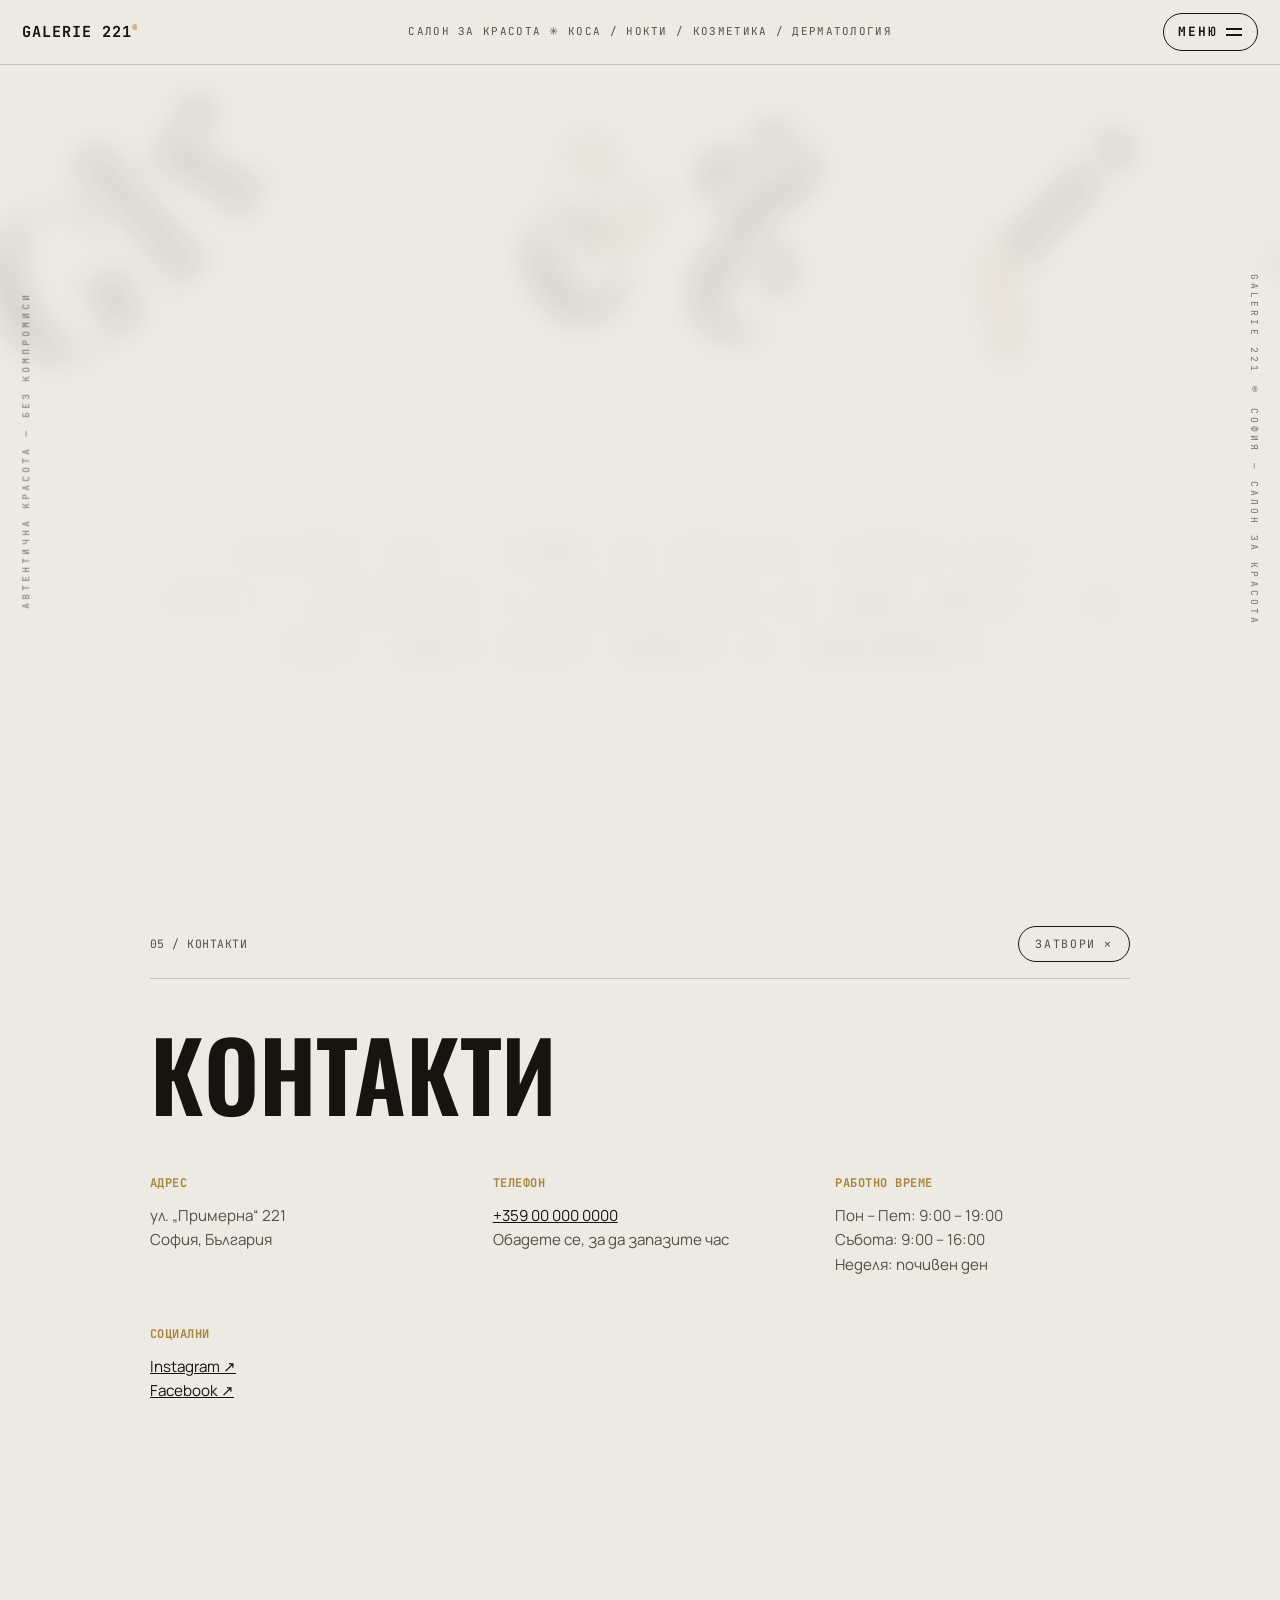
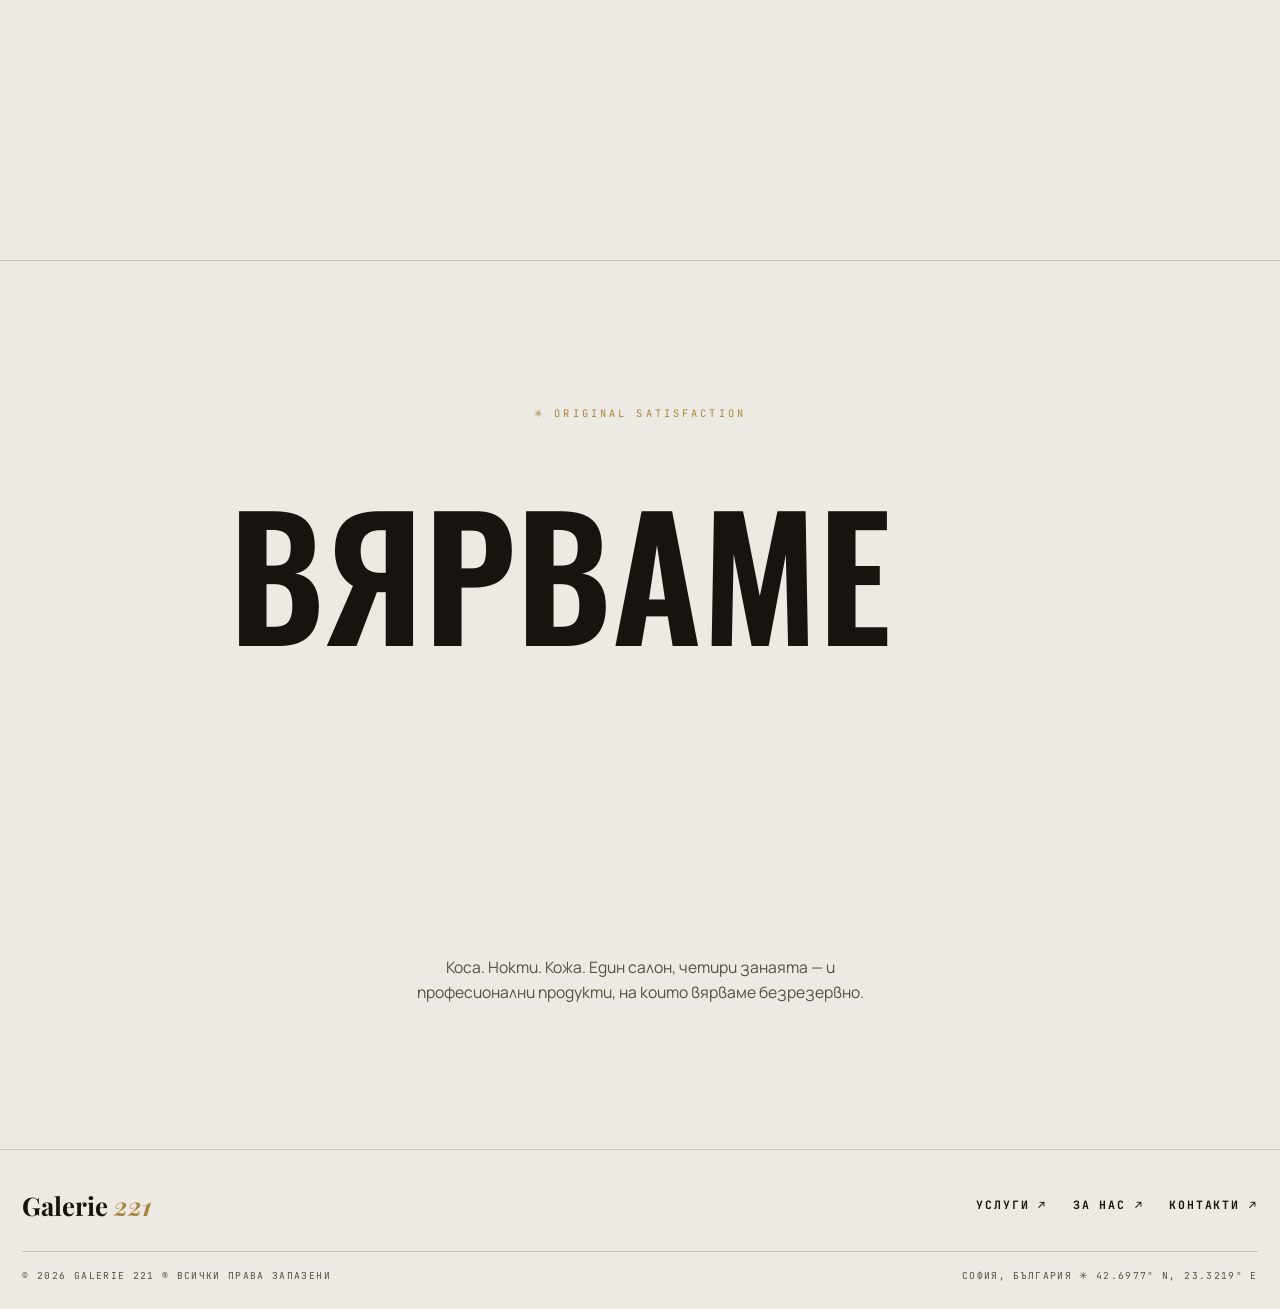
<file: index.html>
<!DOCTYPE html>
<html lang="bg">
<head>
  <meta charset="UTF-8">
  <meta name="viewport" content="width=device-width, initial-scale=1.0">
  <title>Galerie 221 — Салон за красота</title>
  <meta name="description" content="Galerie 221 — салон за красота: коса, нокти, козметика и дерматология. Kevin Murphy • IBX • Wish Pro • Teoxane.">
  <link rel="preconnect" href="https://fonts.googleapis.com">
  <link rel="preconnect" href="https://fonts.gstatic.com" crossorigin>
  <link href="https://fonts.googleapis.com/css2?family=Oswald:wght@400;500;600&family=Playfair+Display:ital,wght@0,700;1,700&family=JetBrains+Mono:wght@400;500;700&family=Manrope:wght@400;500;600;700&display=swap" rel="stylesheet">
  <link rel="stylesheet" href="styles.css">
  <link rel="icon" href="data:image/svg+xml,%3Csvg xmlns='http://www.w3.org/2000/svg' viewBox='0 0 64 64'%3E%3Ccircle cx='32' cy='32' r='29' fill='%2317140f' stroke='%23a8853f' stroke-width='2.5'/%3E%3Ctext x='31' y='41' text-anchor='middle' font-family='Georgia, serif' font-style='italic' font-weight='700' font-size='30' fill='%23a8853f'%3EG%3C/text%3E%3Ctext x='32' y='53' text-anchor='middle' font-family='sans-serif' font-weight='600' font-size='9' letter-spacing='2' fill='%23edeae3'%3E221%3C/text%3E%3C/svg%3E">
</head>
<body>

  <!-- ======= ГОРНА ЛЕНТА ======= -->
  <header class="bar">
    <a href="#top" class="bar-logo">
      <span>GALERIE&nbsp;221<em>®</em></span>
    </a>
    <div class="bar-note mono">САЛОН ЗА КРАСОТА ✳ КОСА / НОКТИ / КОЗМЕТИКА / ДЕРМАТОЛОГИЯ</div>
    <button class="menu-btn mono" aria-expanded="false" aria-controls="menu">
      <span class="menu-btn-label">МЕНЮ</span>
      <span class="menu-btn-icon" aria-hidden="true"><i></i><i></i></span>
    </button>
  </header>

  <!-- ======= ПОПЪП МЕНЮ (горе вдясно) ======= -->
  <nav class="menu" id="menu" aria-hidden="true">
    <div class="menu-head mono">
      <span>GALERIE 221 ®</span>
      <span>НАВИГАЦИЯ</span>
    </div>
    <ul class="menu-list">
      <li><button class="menu-link" data-goto="#top"><span class="mono">01</span>Начало</button></li>
      <li><button class="menu-link" data-goto="#produkti"><span class="mono">02</span>Продукти</button></li>
      <li><button class="menu-link" data-page="page-uslugi"><span class="mono">03</span>Услуги</button></li>
      <li><button class="menu-link" data-page="page-zanas"><span class="mono">04</span>За нас</button></li>
      <li><button class="menu-link" data-page="page-kontakti"><span class="mono">05</span>Контакти</button></li>
    </ul>
    <div class="menu-foot mono">
      <span>СОФИЯ, БЪЛГАРИЯ</span>
      <a href="tel:+359000000000">+359 00 000 0000</a>
    </div>
  </nav>
  <div class="menu-veil" hidden></div>

  <!-- ======= СТРАНИЦИ-ПАНЕЛИ ======= -->
  <section class="page" id="page-uslugi" aria-hidden="true">
    <div class="page-inner">
      <header class="page-head">
        <span class="mono">03 / УСЛУГИ</span>
        <button class="page-close mono" aria-label="Затвори">ЗАТВОРИ ✕</button>
      </header>
      <h2 class="page-title">Услуги</h2>
      <div class="page-grid">
        <article>
          <h3><span class="mono">#01</span> Фризьорски услуги</h3>
          <p>Подстригване, боядисване, балеаж, официални прически и терапии за коса. Стилистите ни работят с Kevin Murphy.</p>
        </article>
        <article>
          <h3><span class="mono">#02</span> Маникюр и педикюр</h3>
          <p>Класически и гел маникюр, СПА педикюр, укрепване с IBX системата — здрави нокти отвътре.</p>
        </article>
        <article>
          <h3><span class="mono">#03</span> Козметични процедури</h3>
          <p>Терапии за лице с Wish Pro — магнитна инфузия без игли, с видим ефект още след първата процедура.</p>
        </article>
        <article>
          <h3><span class="mono">#04</span> Дерматология</h3>
          <p>Консултации и естетични процедури от нашата дерматоложка с швейцарската марка Teoxane.</p>
        </article>
      </div>
    </div>
  </section>

  <section class="page" id="page-zanas" aria-hidden="true">
    <div class="page-inner">
      <header class="page-head">
        <span class="mono">04 / ЗА НАС</span>
        <button class="page-close mono" aria-label="Затвори">ЗАТВОРИ ✕</button>
      </header>
      <h2 class="page-title">За Galerie 221</h2>
      <div class="page-prose">
        <p>Galerie 221 е много повече от фризьорски салон. Екипът ни обединява стилисти, маникюристки, козметичка и дерматоложка — под един покрив, с една обща страст: да ви накараме да се почувствате красиви и уверени.</p>
        <p>Работим само с професионални продукти — Kevin Murphy, IBX, Wish Pro и Teoxane — следим тенденциите и подхождаме индивидуално към всеки клиент.</p>
        <p class="mono page-stats">4 В 1 ✳ КОСА • НОКТИ • КОЗМЕТИКА • ДЕРМАТОЛОГИЯ ✳ 100% ПРОФЕСИОНАЛНИ ПРОДУКТИ</p>
      </div>
    </div>
  </section>

  <section class="page" id="page-kontakti" aria-hidden="true">
    <div class="page-inner">
      <header class="page-head">
        <span class="mono">05 / КОНТАКТИ</span>
        <button class="page-close mono" aria-label="Затвори">ЗАТВОРИ ✕</button>
      </header>
      <h2 class="page-title">Контакти</h2>
      <div class="page-grid">
        <article>
          <h3><span class="mono">АДРЕС</span></h3>
          <!-- TODO: реалният адрес -->
          <p>ул. „Примерна“ 221<br>София, България</p>
        </article>
        <article>
          <h3><span class="mono">ТЕЛЕФОН</span></h3>
          <!-- TODO: реалният телефон -->
          <p><a href="tel:+359000000000">+359 00 000 0000</a><br>Обадете се, за да запазите час</p>
        </article>
        <article>
          <h3><span class="mono">РАБОТНО ВРЕМЕ</span></h3>
          <p>Пон – Пет: 9:00 – 19:00<br>Събота: 9:00 – 16:00<br>Неделя: почивен ден</p>
        </article>
        <article>
          <h3><span class="mono">СОЦИАЛНИ</span></h3>
          <!-- TODO: реалните линкове -->
          <p><a href="#">Instagram ↗</a><br><a href="#">Facebook ↗</a></p>
        </article>
      </div>
    </div>
  </section>

  <main id="top">

    <!-- ======= HERO: продукти падат и се носят около централния текст ======= -->
    <section class="hero" id="nachalo">
      <div class="hero-floaters" aria-hidden="true">
        <div class="floater" data-depth="0.9" style="--fx:8%;  --fy:12%; --fr:-14deg; --fd:0s"><img src="images/km-hydrate-me-wash.png" alt=""></div>
        <div class="floater" data-depth="0.5" style="--fx:78%; --fy:8%;  --fr:11deg;  --fd:.15s"><img src="images/km-plumping-rinse.png" alt=""></div>
        <div class="floater" data-depth="0.7" style="--fx:86%; --fy:58%; --fr:-8deg;  --fd:.3s"><img src="images/km-young-again.png" alt=""></div>
        <div class="floater" data-depth="0.4" style="--fx:4%;  --fy:62%; --fr:16deg;  --fd:.45s"><img src="images/km-blonde-angel.png" alt=""></div>
        <div class="floater" data-depth="0.6" style="--fx:66%; --fy:78%; --fr:-19deg; --fd:.6s"><img src="images/km-body-mass.png" alt=""></div>
        <div class="floater" data-depth="0.8" style="--fx:24%; --fy:80%; --fr:9deg;   --fd:.75s"><img src="images/km-maxi-wash.png" alt=""></div>
      </div>
      <div class="hero-center">
        <h1 class="hero-title" data-text="Galerie 221">Galerie 221</h1>
        <p class="hero-statement mono">
          ® GALERIE 221 Е САЛОН ЗА КРАСОТА, СЪБРАЛ <b>КОСА</b> ✂ <b>НОКТИ</b> ✳ <b>КОЗМЕТИКА</b> ⊕ <b>ДЕРМАТОЛОГИЯ</b> НА ЕДНО МЯСТО — ЗА ХОРА, КОИТО ИСКАТ ПОВЕЧЕ ОТ ОБИЧАЙНОТО.
        </p>
        <p class="hero-hint mono">СКРОЛНИ НАДОЛУ ↓</p>
      </div>
      <div class="edge edge-l mono" aria-hidden="true">АВТЕНТИЧНА КРАСОТА — БЕЗ КОМПРОМИСИ</div>
      <div class="edge edge-r mono" aria-hidden="true">GALERIE 221 ® СОФИЯ — САЛОН ЗА КРАСОТА</div>
    </section>

    <!-- ======= ПРОДУКТИ: 4 глави, централно описание + летящи продукти ======= -->
    <div class="chapters" id="produkti">
      <div class="stage">
        <!-- гигантското име на марката, което преминава при скрол (зад продуктите) -->
        <div class="stage-word" aria-hidden="true">
          <span class="sw" data-ch="0">KEVIN MURPHY</span>
          <span class="sw" data-ch="1">IBX</span>
          <span class="sw" data-ch="2">WISH PRO</span>
          <span class="sw" data-ch="3">TEOXANE</span>
        </div>
        <!-- централното описание — едно и също място за всички марки -->
        <div class="center">
          <div class="center-desc mono" data-ch="0">
            <span class="center-tag">#01 — КОСА</span>
            <p>ФРИЗЬОРИТЕ НА GALERIE 221 РАБОТЯТ С <b>KEVIN.MURPHY</b> ✂ АВСТРАЛИЙСКА ПРОФЕСИОНАЛНА КОЗМЕТИКА С НАТУРАЛНИ СЪСТАВКИ, БЕЗ СУЛФАТИ И ПАРАБЕНИ — ЗА КОСА ИЗВЪН НОРМАТА.</p>
          </div>
          <div class="center-desc mono" data-ch="1">
            <span class="center-tag">#02 — НОКТИ</span>
            <p>МАНИКЮРИСТКИТЕ УКРЕПВАТ НОКТИТЕ ОТВЪТРЕ С <b>IBX</b> ✳ ПЪРВАТА СИСТЕМА, КОЯТО РАБОТИ В САМАТА НОКЪТНА ПЛОЧКА, А НЕ ВЪРХУ НЕЯ.</p>
          </div>
          <div class="center-desc mono" data-ch="2">
            <span class="center-tag">#03 — КОЗМЕТИКА</span>
            <p>КОЗМЕТИЧКАТА ВНАСЯ АКТИВНИТЕ СЪСТАВКИ ДЪЛБОКО В КОЖАТА С <b>WISH PRO</b> ⊕ МАГНИТНА ИНФУЗИЯ — БЕЗ ИГЛИ, БЕЗ ВЪЗСТАНОВИТЕЛЕН ПЕРИОД.</p>
          </div>
          <div class="center-desc mono" data-ch="3">
            <span class="center-tag">#04 — ДЕРМАТОЛОГИЯ</span>
            <p>ДЕРМАТОЛОЖКАТА ЗАЛАГА НА <b>TEOXANE</b> ✳ ШВЕЙЦАРСКА ПРЕЦИЗНОСТ И ХИАЛУРОНОВА КИСЕЛИНА — ГРИЖА ЗА КОЖАТА НА МЕДИЦИНСКО НИВО.</p>
          </div>
        </div>
        <!-- продуктите се пълнят от script.js -->
        <div class="stage-floaters" aria-hidden="true"></div>
        <div class="edge edge-l mono" aria-hidden="true">КОНСУМИРАЙ ОТГОВОРНО — ПРОФЕСИОНАЛНИ ПРОДУКТИ</div>
        <div class="edge edge-r mono" aria-hidden="true">KEVIN MURPHY • IBX • WISH PRO • TEOXANE</div>
        <canvas class="paint" aria-hidden="true"></canvas>
        <div class="stage-count mono" aria-hidden="true"><b id="chNum">01</b> / 04</div>
        <div class="barcode" aria-hidden="true"></div>
      </div>
    </div>

    <!-- ======= ГОЛЯМА ТИПОГРАФИЯ ======= -->
    <section class="bigtype">
      <p class="mono bigtype-eyebrow">✳ ORIGINAL SATISFACTION</p>
      <h2 aria-label="Красотата, в която вярваме">
        <span class="line" data-speed="0.6">КРАСОТАТА,</span>
        <span class="line line-ghost" data-speed="1.4">В КОЯТО</span>
        <span class="line" data-speed="0.9">ВЯРВАМЕ</span>
      </h2>
      <p class="bigtype-note">Коса. Нокти. Кожа. Един салон, четири занаята — и професионални продукти, на които вярваме безрезервно.</p>
    </section>

    <!-- ======= ФУТЪР ======= -->
    <footer class="foot">
      <div class="foot-row">
        <span class="foot-word">Galerie <b>221</b></span>
        <div class="foot-links mono">
          <button data-page="page-uslugi">УСЛУГИ ↗</button>
          <button data-page="page-zanas">ЗА НАС ↗</button>
          <button data-page="page-kontakti">КОНТАКТИ ↗</button>
        </div>
      </div>
      <div class="foot-row mono foot-legal">
        <span>© <span id="year"></span> GALERIE 221 ® ВСИЧКИ ПРАВА ЗАПАЗЕНИ</span>
        <span>СОФИЯ, БЪЛГАРИЯ ✳ 42.6977° N, 23.3219° E</span>
      </div>
    </footer>

  </main>

  <script src="script.js"></script>
</body>
</html>
</file>
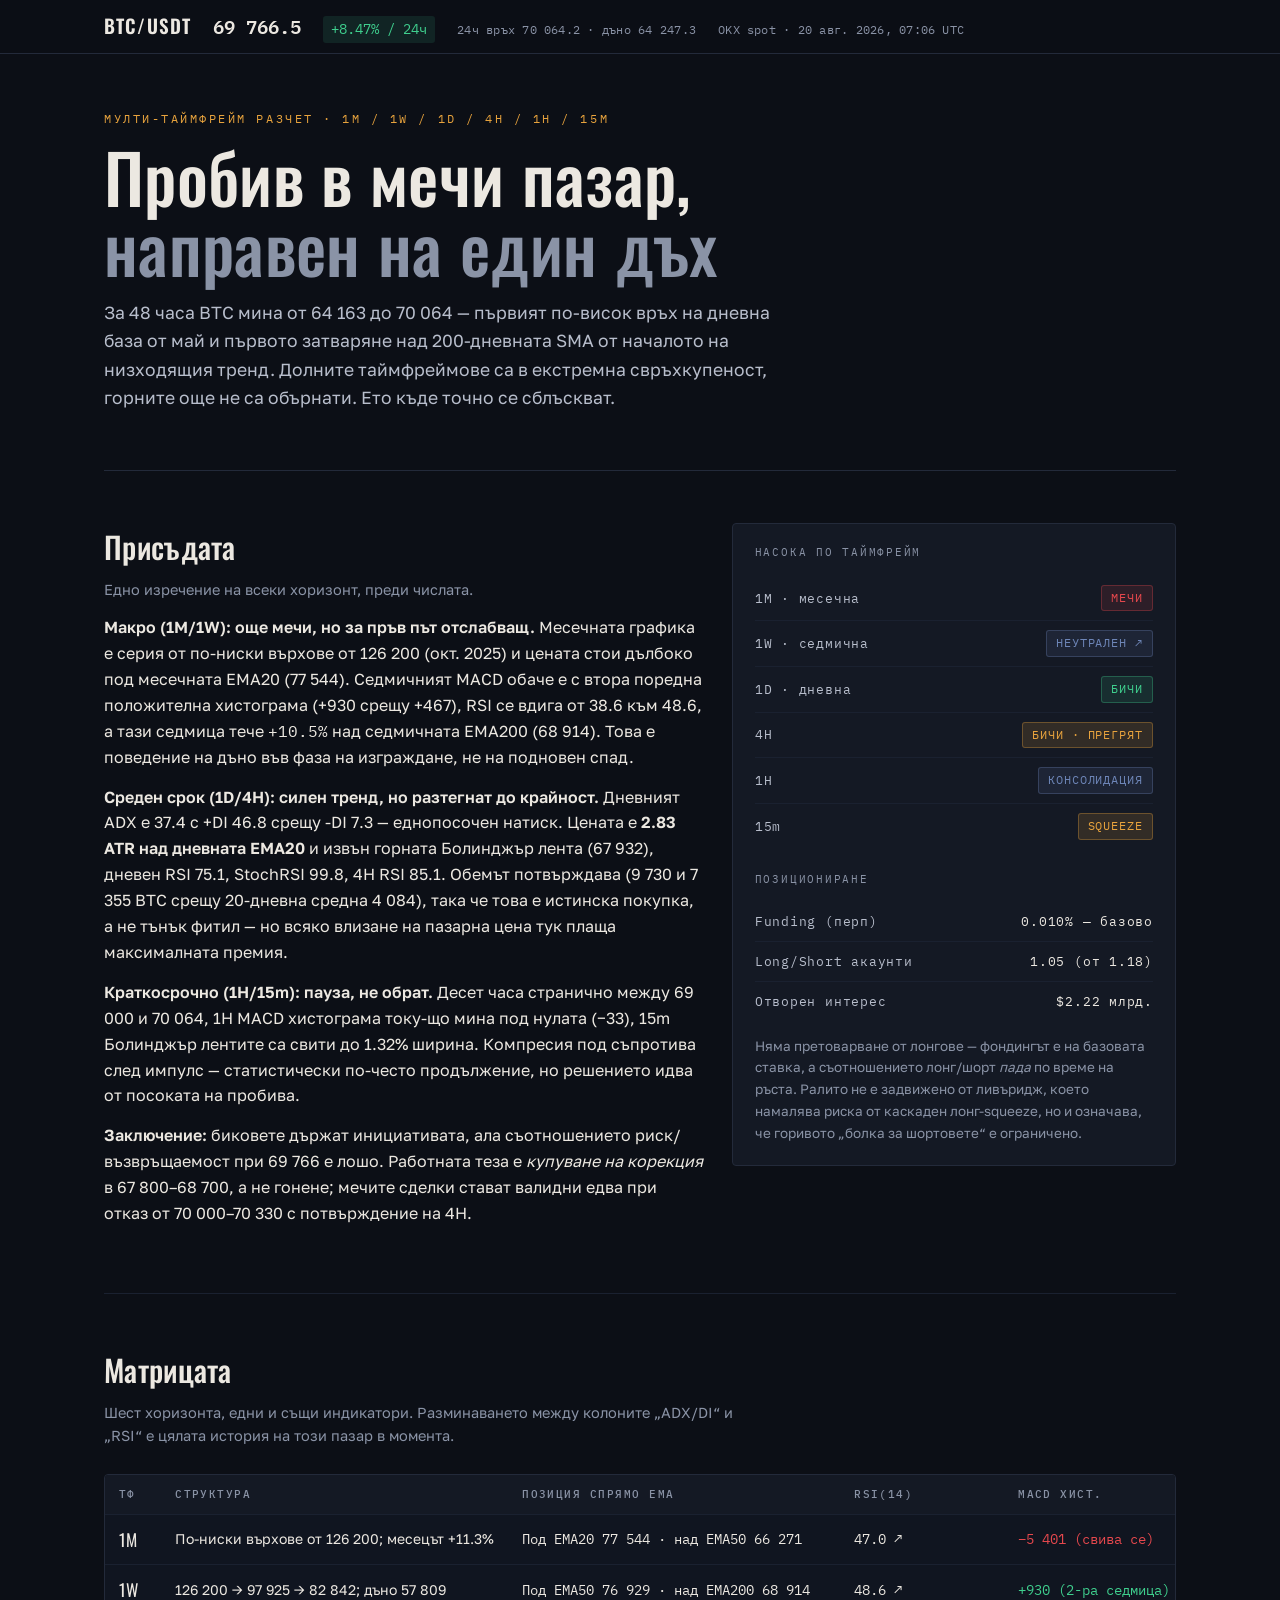
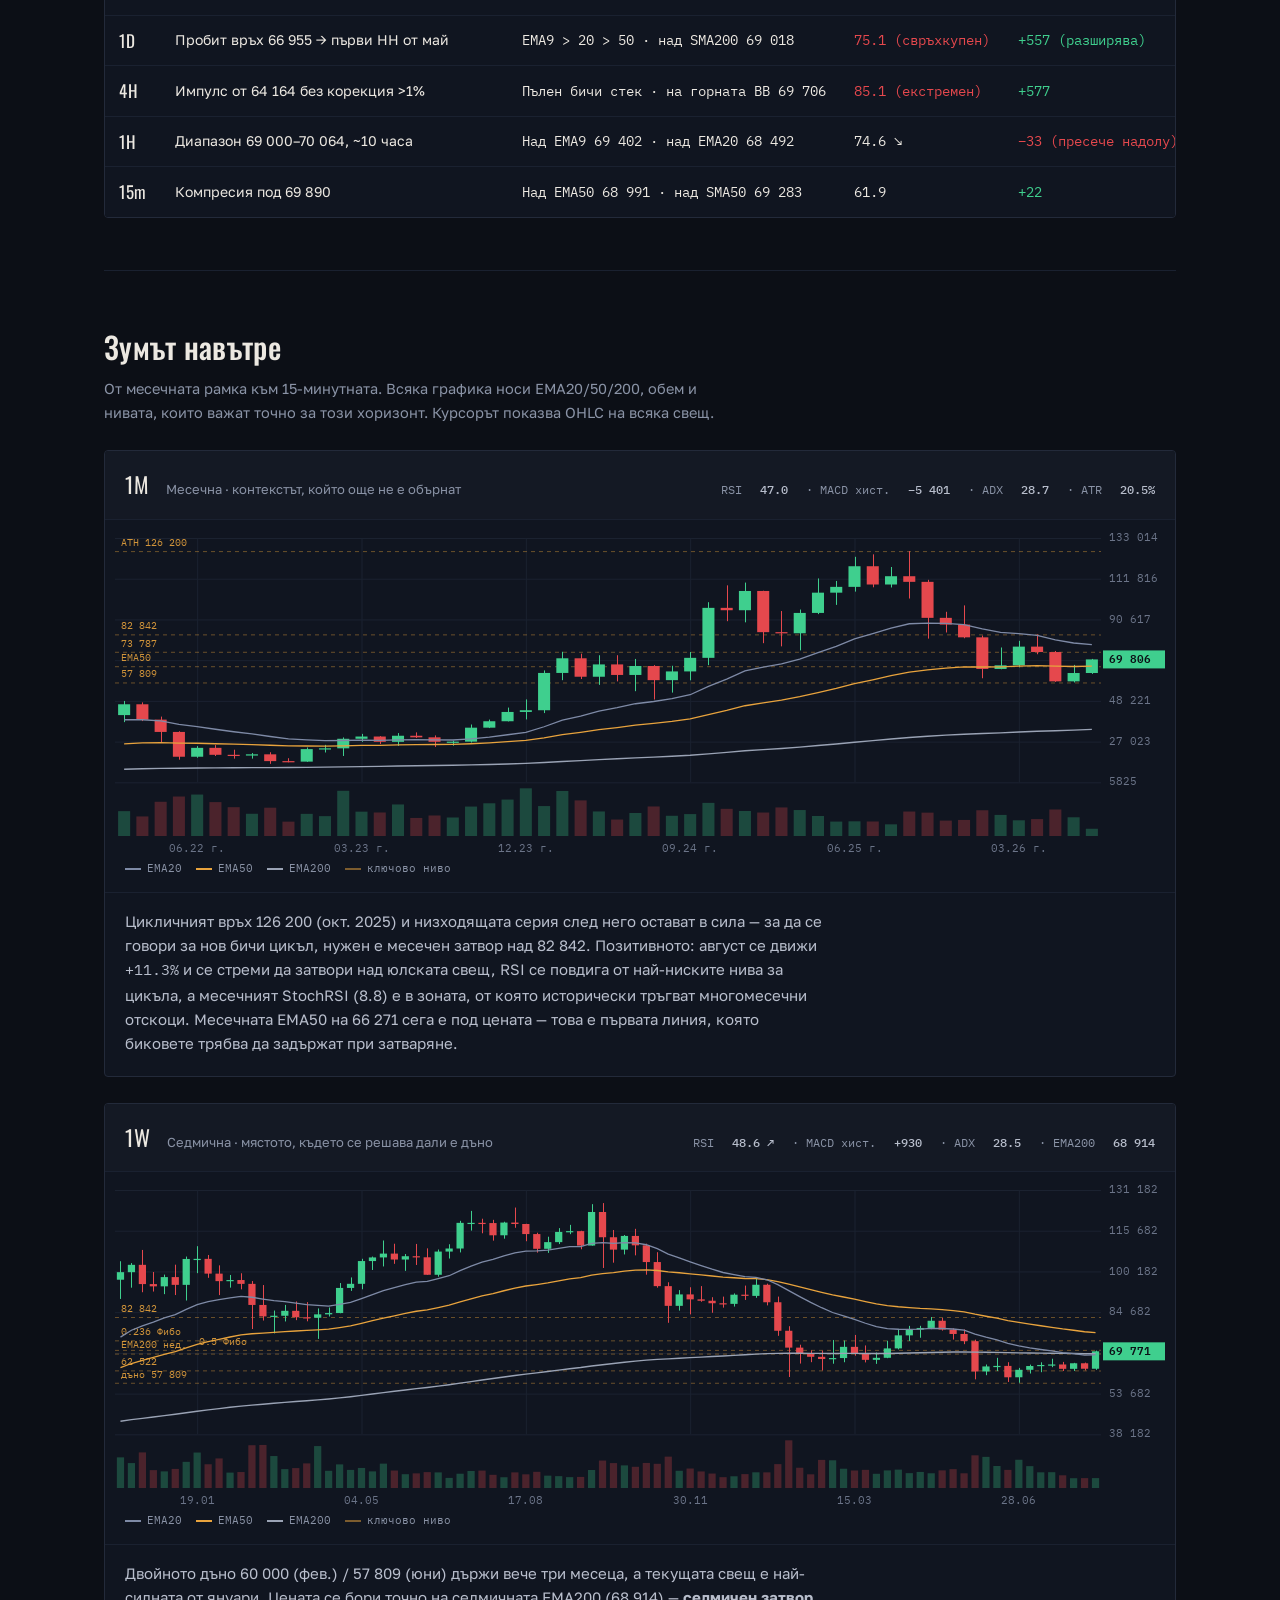
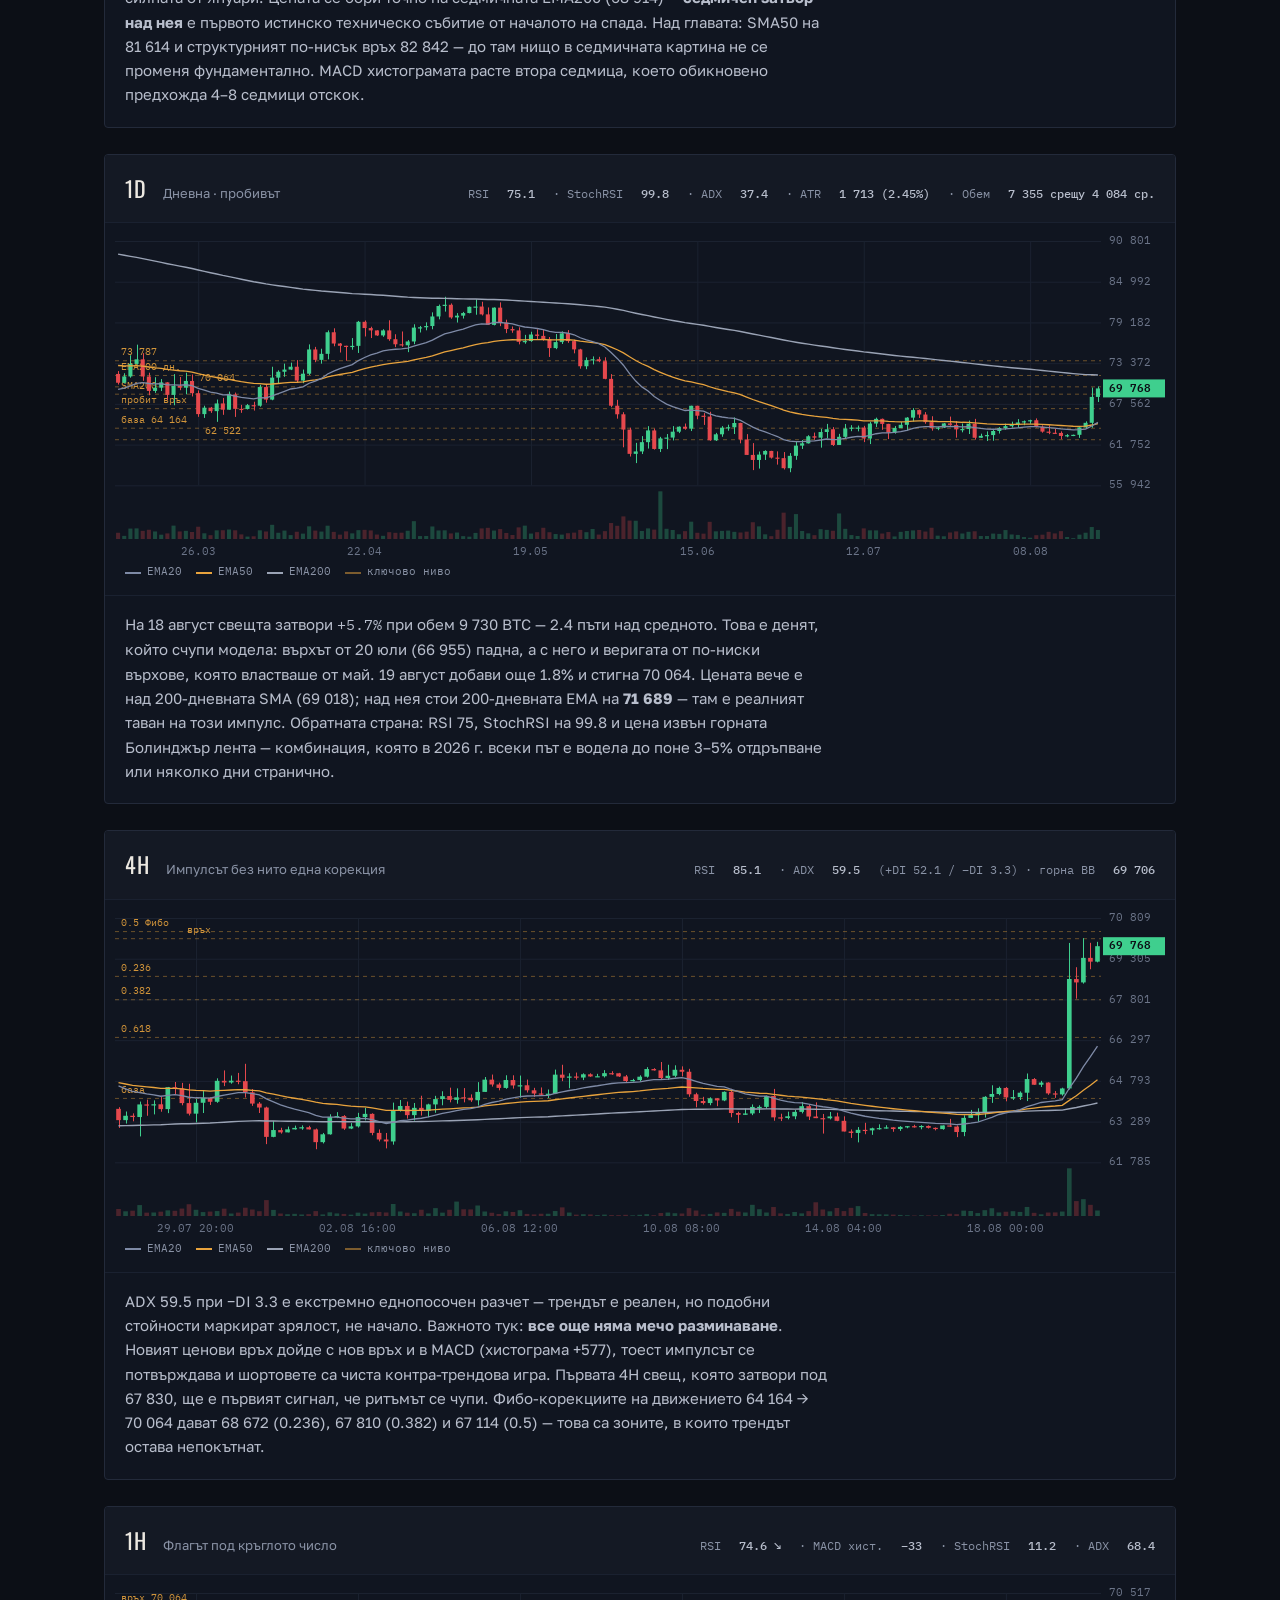
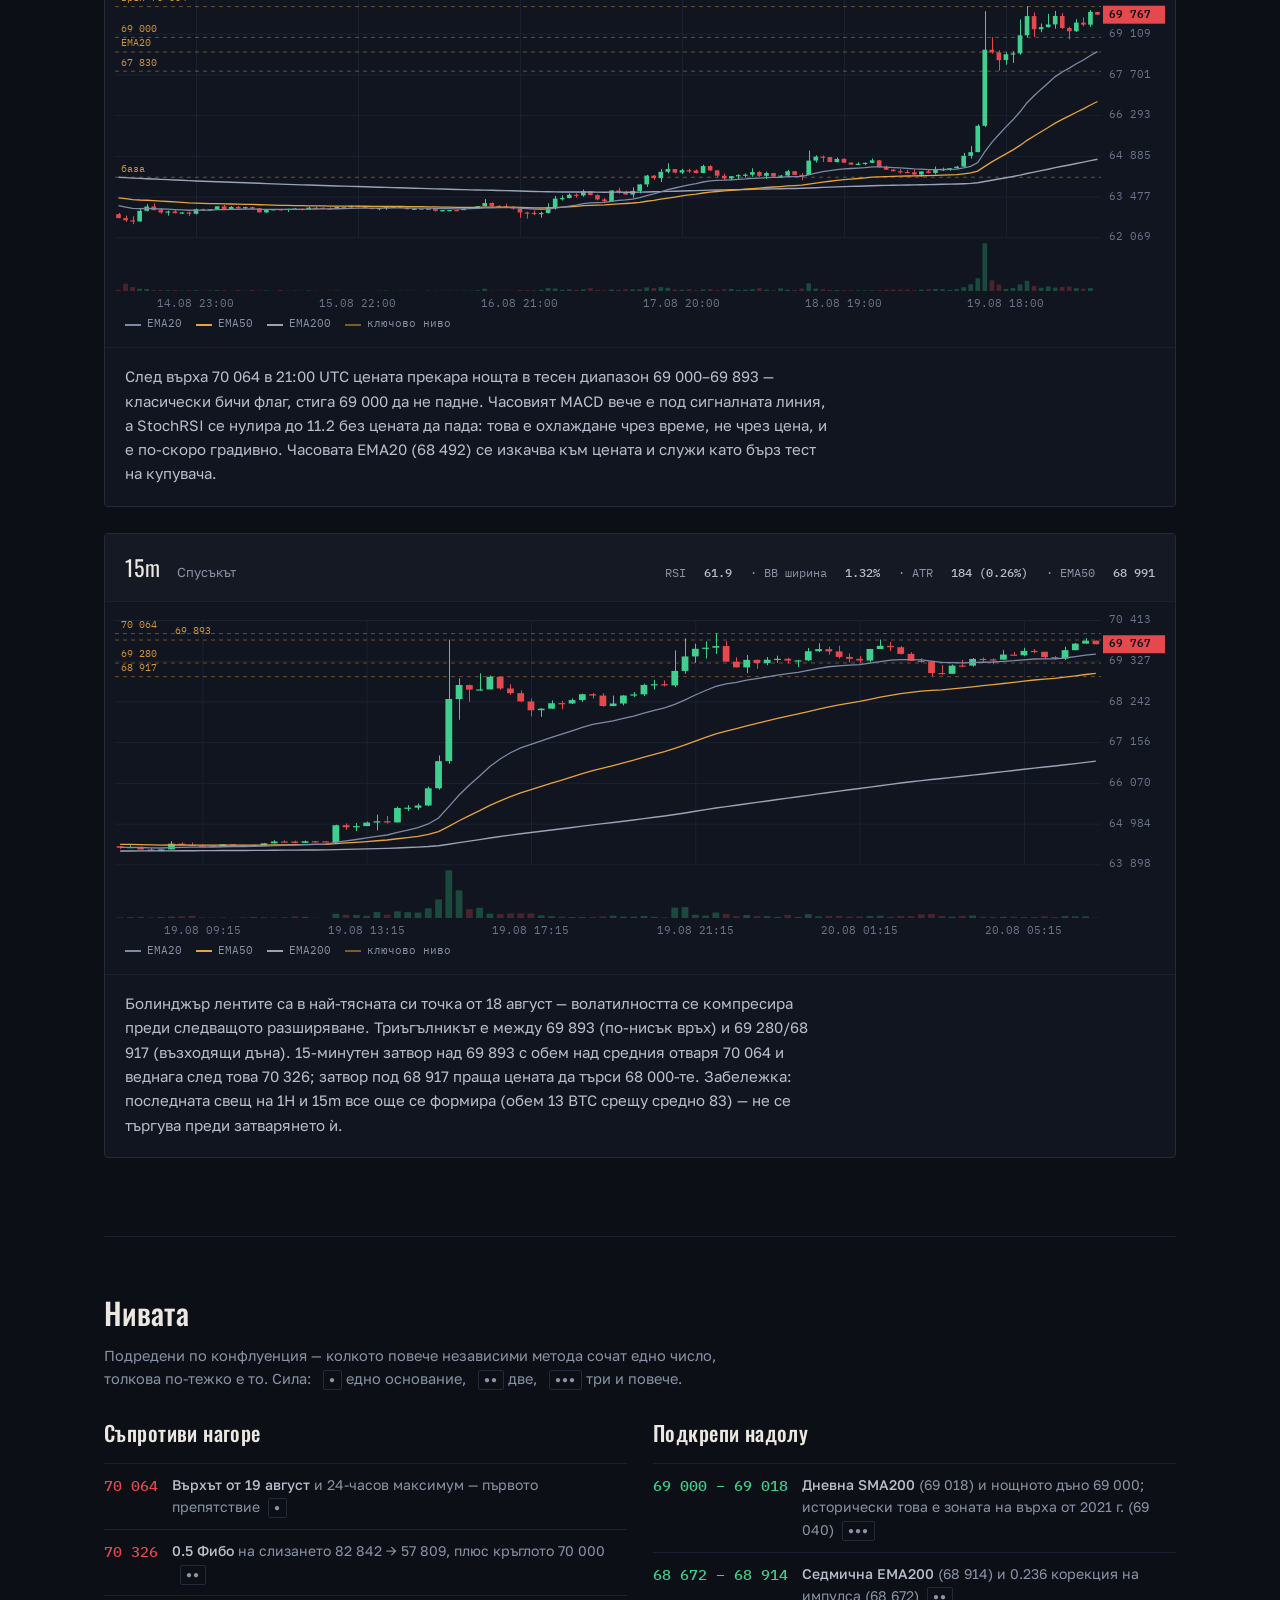
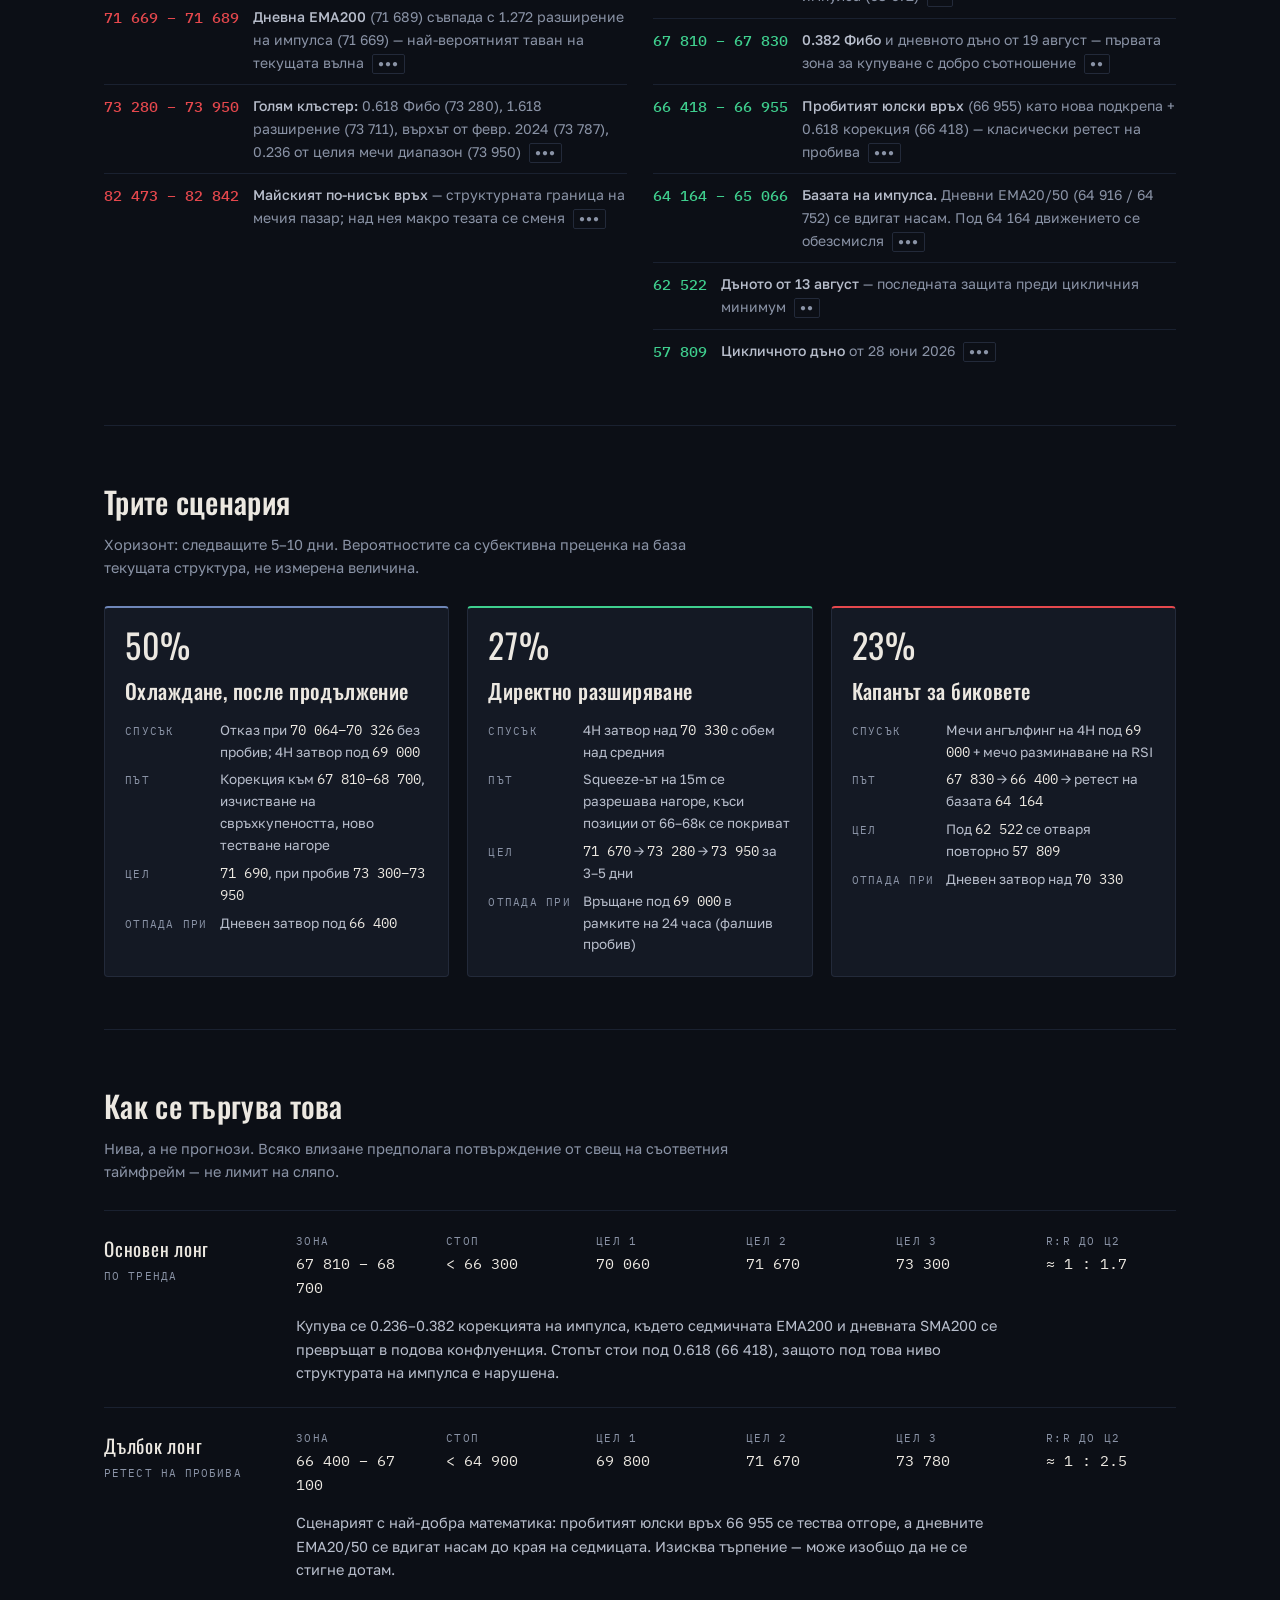
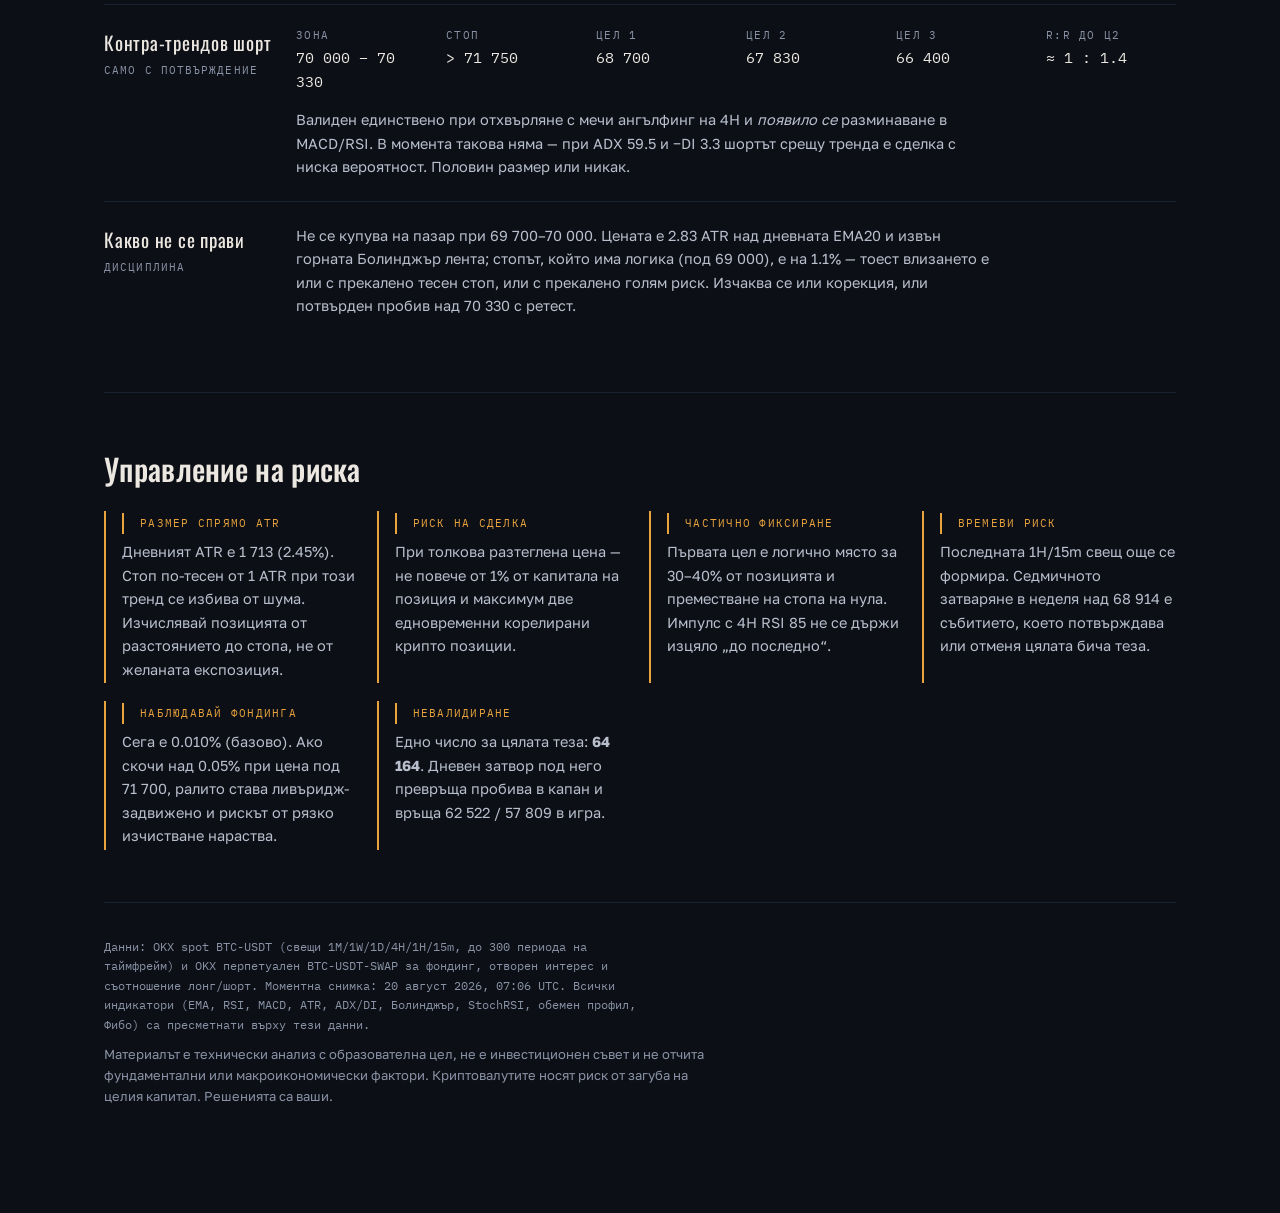
<file: analysis/btcusdt-mtf-2026-08-20.html>
<!doctype html><html><head><meta charset="utf-8"></head><body><title>BTCUSDT Мулти-таймфрейм разчет</title>
<link rel="preconnect" href="https://fonts.googleapis.com">
<link rel="preconnect" href="https://fonts.gstatic.com" crossorigin>
<link rel="stylesheet" href="https://fonts.googleapis.com/css2?family=Oswald:wght@300;400;500;600&family=Golos+Text:wght@400;500;600;700&family=IBM+Plex+Mono:wght@400;500;600&display=swap">
<style>
:root{
  --ground:#0C0F16; --panel:#141924; --panel-2:#101520; --line:#232A3A; --line-soft:#1A2130;
  --ink:#ECE8E1; --ink-2:#B8BECC; --muted:#8A93A6;
  --bull:#3FCF8E; --bear:#E5484D; --accent:#E8A33D; --accent-soft:rgba(232,163,61,.14);
  --neutral:#6E86B8;
  --mono:"IBM Plex Mono",ui-monospace,SFMono-Regular,Menlo,monospace;
  --disp:"Oswald","Arial Narrow",sans-serif;
  --body:"Golos Text","Segoe UI",system-ui,sans-serif;
}
*{box-sizing:border-box}
body{
  margin:0; background:var(--ground); color:var(--ink);
  font-family:var(--body); font-size:16px; line-height:1.62;
  -webkit-font-smoothing:antialiased;
}
.wrap{max-width:1120px;margin:0 auto;padding:0 24px 96px}
a{color:var(--accent)}

/* ---------- tape ---------- */
.tape{
  position:sticky; top:0; z-index:20; background:rgba(12,15,22,.93);
  backdrop-filter:blur(10px); border-bottom:1px solid var(--line);
}
.tape-in{max-width:1120px;margin:0 auto;padding:10px 24px;display:flex;flex-wrap:wrap;align-items:baseline;gap:10px 22px}
.tape .sym{font-family:var(--disp);font-weight:600;font-size:19px;letter-spacing:.06em}
.tape .px{font-family:var(--mono);font-weight:600;font-size:19px;font-variant-numeric:tabular-nums}
.tape .chg{font-family:var(--mono);font-size:14px;padding:2px 8px;border-radius:3px}
.up{color:var(--bull)} .down{color:var(--bear)}
.chg.up{background:rgba(63,207,142,.12)} .chg.down{background:rgba(229,72,77,.12)}
.tape .meta{font-family:var(--mono);font-size:12px;color:var(--muted);letter-spacing:.02em}
@media(max-width:560px){.tape-in{gap:6px 14px;padding:8px 20px}.tape .meta{font-size:10.5px}.tape .sym,.tape .px{font-size:16px}.tape .chg{font-size:12px}}

/* ---------- header ---------- */
header.hero{padding:56px 0 40px;border-bottom:1px solid var(--line)}
.eyebrow{font-family:var(--mono);font-size:11.5px;letter-spacing:.22em;text-transform:uppercase;color:var(--accent)}
h1{font-family:var(--disp);font-weight:500;font-size:clamp(38px,6.5vw,68px);line-height:1.02;letter-spacing:.005em;margin:14px 0 0;text-wrap:balance}
h1 em{font-style:normal;color:var(--muted)}
.dek{max-width:64ch;color:var(--ink-2);font-size:17.5px;margin-top:18px}

/* ---------- sections ---------- */
section{padding:52px 0;border-bottom:1px solid var(--line-soft)}
h2{font-family:var(--disp);font-weight:500;font-size:30px;letter-spacing:.01em;margin:0 0 6px}
h3{font-family:var(--disp);font-weight:500;font-size:21px;letter-spacing:.02em;margin:0 0 8px}
.sub{color:var(--muted);font-size:14.5px;margin:0 0 26px;max-width:70ch}
p{max-width:70ch}

/* ---------- verdict ---------- */
.verdict{display:grid;grid-template-columns:1.35fr 1fr;gap:28px;align-items:start}
@media(max-width:820px){.verdict{grid-template-columns:1fr}}
.verdict-body p{margin:0 0 14px}
.verdict-body strong{color:var(--ink);font-weight:600}
.callout{
  border:1px solid var(--line);background:var(--panel);border-radius:4px;padding:20px 22px;
}
.callout .k{font-family:var(--mono);font-size:11px;letter-spacing:.16em;text-transform:uppercase;color:var(--muted)}
.bias-list{list-style:none;margin:14px 0 0;padding:0;display:flex;flex-direction:column;gap:0}
.bias-list li{display:flex;align-items:center;justify-content:space-between;gap:14px;padding:9px 0;border-top:1px solid var(--line-soft)}
.bias-list li:first-child{border-top:0}
.tf{font-family:var(--mono);font-size:13px;color:var(--ink-2);letter-spacing:.06em}
.chip{font-family:var(--mono);font-size:11.5px;letter-spacing:.08em;text-transform:uppercase;padding:3px 9px;border-radius:3px;white-space:nowrap}
.chip.bull{color:var(--bull);background:rgba(63,207,142,.12);border:1px solid rgba(63,207,142,.3)}
.chip.bear{color:var(--bear);background:rgba(229,72,77,.12);border:1px solid rgba(229,72,77,.3)}
.chip.neu{color:var(--neutral);background:rgba(110,134,184,.12);border:1px solid rgba(110,134,184,.3)}
.chip.warn{color:var(--accent);background:var(--accent-soft);border:1px solid rgba(232,163,61,.32)}

/* ---------- table ---------- */
.tbl-scroll{overflow-x:auto;border:1px solid var(--line);border-radius:4px;background:var(--panel-2)}
table{border-collapse:collapse;width:100%;min-width:820px;font-size:14px}
th,td{padding:11px 14px;text-align:left;border-bottom:1px solid var(--line-soft);white-space:nowrap}
th{font-family:var(--mono);font-size:10.5px;letter-spacing:.14em;text-transform:uppercase;color:var(--muted);font-weight:500;background:var(--panel)}
td.num{font-family:var(--mono);font-variant-numeric:tabular-nums}
tbody tr:last-child td{border-bottom:0}
td.tfc{font-family:var(--disp);font-size:17px;letter-spacing:.04em}

/* ---------- chart blocks ---------- */
.tfblock{border:1px solid var(--line);border-radius:4px;background:var(--panel-2);margin-bottom:26px;overflow:hidden}
.tfhead{display:flex;flex-wrap:wrap;gap:12px 20px;align-items:baseline;justify-content:space-between;padding:16px 20px;border-bottom:1px solid var(--line-soft);background:var(--panel)}
.tfhead .name{font-family:var(--disp);font-size:22px;letter-spacing:.05em}
.tfhead .name span{font-family:var(--body);font-size:13px;color:var(--muted);letter-spacing:0;margin-left:10px}
.readout{display:flex;flex-wrap:wrap;gap:4px 18px;font-family:var(--mono);font-size:12px;color:var(--muted)}
.readout b{color:var(--ink-2);font-weight:500}
.chart{position:relative;height:340px;padding:8px 6px 0}
@media(max-width:640px){.chart{height:270px}}
canvas{display:block;width:100%;height:100%}
.tfnote{padding:16px 20px 20px;border-top:1px solid var(--line-soft);font-size:15px;color:var(--ink-2)}
.tfnote p{margin:0;max-width:78ch}
.legend{display:flex;flex-wrap:wrap;gap:14px;padding:0 20px 14px;font-family:var(--mono);font-size:11px;color:var(--muted)}
.legend i{display:inline-block;width:16px;height:2px;vertical-align:middle;margin-right:6px}

/* ---------- levels ---------- */
.ladder{display:grid;grid-template-columns:1fr 1fr;gap:26px}
@media(max-width:820px){.ladder{grid-template-columns:1fr}}
.lvl{list-style:none;margin:12px 0 0;padding:0}
.lvl li{display:grid;grid-template-columns:auto 1fr;gap:14px;padding:10px 0;border-top:1px solid var(--line-soft)}
.lvl .p{font-family:var(--mono);font-size:14.5px;font-variant-numeric:tabular-nums;font-weight:500}
.lvl .why{font-size:14px;color:var(--muted)}
.lvl .why b{color:var(--ink-2);font-weight:500}
.res .p{color:var(--bear)} .sup .p{color:var(--bull)}
.strength{display:inline-block;font-family:var(--mono);font-size:10px;letter-spacing:.1em;color:var(--muted);border:1px solid var(--line);border-radius:2px;padding:1px 5px;margin-left:8px;vertical-align:1px}

/* ---------- scenarios ---------- */
.cards{display:grid;grid-template-columns:repeat(3,1fr);gap:18px}
@media(max-width:900px){.cards{grid-template-columns:1fr}}
.card{border:1px solid var(--line);border-radius:4px;background:var(--panel);padding:20px;display:flex;flex-direction:column;gap:12px}
.card.base{border-top:2px solid var(--neutral)}
.card.bullc{border-top:2px solid var(--bull)}
.card.bearc{border-top:2px solid var(--bear)}
.card .prob{font-family:var(--disp);font-size:34px;line-height:1;letter-spacing:.02em}
.card h3{margin:0}
.card dl{margin:0;display:grid;grid-template-columns:auto 1fr;gap:6px 12px;font-size:13.5px}
.card dt{font-family:var(--mono);font-size:10.5px;letter-spacing:.12em;text-transform:uppercase;color:var(--muted);padding-top:3px}
.card dd{margin:0;color:var(--ink-2)}
.card dd .n{font-family:var(--mono);font-variant-numeric:tabular-nums;color:var(--ink)}

/* ---------- plan ---------- */
.plan{display:flex;flex-direction:column;gap:0}
.setup{display:grid;grid-template-columns:170px 1fr;gap:22px;padding:22px 0;border-top:1px solid var(--line-soft)}
@media(max-width:720px){.setup{grid-template-columns:1fr;gap:10px}}
.setup .side{font-family:var(--disp);font-size:19px;letter-spacing:.04em}
.setup .side small{display:block;font-family:var(--mono);font-size:11px;letter-spacing:.1em;color:var(--muted);margin-top:4px;text-transform:uppercase}
.setup .grid{display:grid;grid-template-columns:repeat(auto-fit,minmax(120px,1fr));gap:14px 20px}
.setup .cell .k{font-family:var(--mono);font-size:10.5px;letter-spacing:.12em;text-transform:uppercase;color:var(--muted)}
.setup .cell .v{font-family:var(--mono);font-size:15px;font-variant-numeric:tabular-nums;margin-top:2px}
.setup .rationale{grid-column:1/-1;font-size:14.5px;color:var(--ink-2);max-width:78ch}

/* ---------- risk / footer ---------- */
.risk{display:grid;grid-template-columns:repeat(auto-fit,minmax(230px,1fr));gap:18px;margin-top:18px}
.risk div{border-left:2px solid var(--accent);padding:2px 0 2px 16px}
.risk .k{font-family:var(--mono);font-size:10.5px;letter-spacing:.12em;text-transform:uppercase;color:var(--accent)}
.risk p{margin:6px 0 0;font-size:14.5px;color:var(--ink-2);max-width:46ch}
footer{padding:34px 0 0;color:var(--muted);font-size:13px}
footer p{max-width:78ch;margin:0 0 10px}
footer .mono{font-family:var(--mono);font-size:12px}
</style>
<style>
.num,span.n{font-family:var(--mono);font-variant-numeric:tabular-nums}
.warn{color:var(--accent)}
canvas{cursor:crosshair}
:focus-visible{outline:2px solid var(--accent);outline-offset:2px}
@media (prefers-reduced-motion:reduce){*{animation:none!important;transition:none!important}}
</style>
<div class="tape"><div class="tape-in">
  <span class="sym">BTC/USDT</span>
  <span class="px">69 766.5</span>
  <span class="chg up">+8.47% / 24ч</span>
  <span class="meta">24ч връх 70 064.2 · дъно 64 247.3</span>
  <span class="meta">OKX spot · 20 авг. 2026, 07:06 UTC</span>
</div></div>

<div class="wrap">

<header class="hero">
  <div class="eyebrow">Мулти-таймфрейм разчет · 1M / 1W / 1D / 4H / 1H / 15m</div>
  <h1>Пробив в мечи пазар, <em>направен на един дъх</em></h1>
  <p class="dek">За 48 часа BTC мина от 64 163 до 70 064 — първият по-висок връх на дневна база от май и първото затваряне над 200-дневната SMA от началото на низходящия тренд. Долните таймфреймове са в екстремна свръхкупеност, горните още не са обърнати. Ето къде точно се сблъскват.</p>
</header>

<section id="verdict">
  <div class="verdict">
    <div class="verdict-body">
      <h2>Присъдата</h2>
      <p class="sub">Едно изречение на всеки хоризонт, преди числата.</p>
      <p><strong>Макро (1M/1W): още мечи, но за пръв път отслабващ.</strong> Месечната графика е серия от по-ниски върхове от 126 200 (окт. 2025) и цената стои дълбоко под месечната EMA20 (77 544). Седмичният MACD обаче е с втора поредна положителна хистограма (+930 срещу +467), RSI се вдига от 38.6 към 48.6, а тази седмица тече <span class="num">+10.5%</span> над седмичната EMA200 (68 914). Това е поведение на дъно във фаза на изграждане, не на подновен спад.</p>
      <p><strong>Среден срок (1D/4H): силен тренд, но разтегнат до крайност.</strong> Дневният ADX е 37.4 с +DI 46.8 срещу -DI 7.3 — еднопосочен натиск. Цената е <strong>2.83 ATR над дневната EMA20</strong> и извън горната Болинджър лента (67 932), дневен RSI 75.1, StochRSI 99.8, 4H RSI 85.1. Обемът потвърждава (9 730 и 7 355 BTC срещу 20-дневна средна 4 084), така че това е истинска покупка, а не тънък фитил — но всяко влизане на пазарна цена тук плаща максималната премия.</p>
      <p><strong>Краткосрочно (1H/15m): пауза, не обрат.</strong> Десет часа странично между 69 000 и 70 064, 1H MACD хистограма току-що мина под нулата (−33), 15m Болинджър лентите са свити до 1.32% ширина. Компресия под съпротива след импулс — статистически по-често продължение, но решението идва от посоката на пробива.</p>
      <p><strong>Заключение:</strong> биковете държат инициативата, ала съотношението риск/възвръщаемост при 69 766 е лошо. Работната теза е <em>купуване на корекция</em> в 67 800–68 700, а не гонене; мечите сделки стават валидни едва при отказ от 70 000–70 330 с потвърждение на 4H.</p>
    </div>
    <aside class="callout">
      <div class="k">Насока по таймфрейм</div>
      <ul class="bias-list">
        <li><span class="tf">1M · месечна</span><span class="chip bear">Мечи</span></li>
        <li><span class="tf">1W · седмична</span><span class="chip neu">Неутрален ↗</span></li>
        <li><span class="tf">1D · дневна</span><span class="chip bull">Бичи</span></li>
        <li><span class="tf">4H</span><span class="chip warn">Бичи · прегрят</span></li>
        <li><span class="tf">1H</span><span class="chip neu">Консолидация</span></li>
        <li><span class="tf">15m</span><span class="chip warn">Squeeze</span></li>
      </ul>
      <div class="k" style="margin-top:22px">Позициониране</div>
      <ul class="bias-list">
        <li><span class="tf">Funding (перп)</span><span class="tf" style="color:var(--ink)">0.010% — базово</span></li>
        <li><span class="tf">Long/Short акаунти</span><span class="tf" style="color:var(--ink)">1.05 (от 1.18)</span></li>
        <li><span class="tf">Отворен интерес</span><span class="tf" style="color:var(--ink)">$2.22 млрд.</span></li>
      </ul>
      <p style="font-size:13.5px;color:var(--muted);margin:14px 0 0">Няма претоварване от лонгове — фондингът е на базовата ставка, а съотношението лонг/шорт <em>пада</em> по време на ръста. Ралито не е задвижено от ливъридж, което намалява риска от каскаден лонг-squeeze, но и означава, че горивото „болка за шортовете“ е ограничено.</p>
    </aside>
  </div>
</section>

<section id="matrix">
  <h2>Матрицата</h2>
  <p class="sub">Шест хоризонта, едни и същи индикатори. Разминаването между колоните „ADX/DI“ и „RSI“ е цялата история на този пазар в момента.</p>
  <div class="tbl-scroll">
  <table>
    <thead><tr>
      <th>ТФ</th><th>Структура</th><th>Позиция спрямо EMA</th><th>RSI(14)</th><th>MACD хист.</th><th>ADX (+DI/−DI)</th><th>ATR%</th><th>Насока</th>
    </tr></thead>
    <tbody>
      <tr><td class="tfc">1M</td><td>По-ниски върхове от 126 200; месецът +11.3%</td><td class="num">Под EMA20 77 544 · над EMA50 66 271</td><td class="num">47.0 ↗</td><td class="num down">−5 401 (свива се)</td><td class="num">28.7 (16.1 / 25.4)</td><td class="num">20.5%</td><td><span class="chip bear">Мечи</span></td></tr>
      <tr><td class="tfc">1W</td><td>126 200 → 97 925 → 82 842; дъно 57 809</td><td class="num">Под EMA50 76 929 · над EMA200 68 914</td><td class="num">48.6 ↗</td><td class="num up">+930 (2-ра седмица)</td><td class="num">28.5 (22.7 / 18.5)</td><td class="num">7.2%</td><td><span class="chip neu">Обръщащ се</span></td></tr>
      <tr><td class="tfc">1D</td><td>Пробит връх 66 955 → първи HH от май</td><td class="num">EMA9 &gt; 20 &gt; 50 · над SMA200 69 018</td><td class="num down">75.1 (свръхкупен)</td><td class="num up">+557 (разширява)</td><td class="num">37.4 (46.8 / 7.3)</td><td class="num">2.45%</td><td><span class="chip bull">Бичи</span></td></tr>
      <tr><td class="tfc">4H</td><td>Импулс от 64 164 без корекция &gt;1%</td><td class="num">Пълен бичи стек · на горната BB 69 706</td><td class="num down">85.1 (екстремен)</td><td class="num up">+577</td><td class="num">59.5 (52.1 / 3.3)</td><td class="num">1.55%</td><td><span class="chip warn">Прегрят</span></td></tr>
      <tr><td class="tfc">1H</td><td>Диапазон 69 000–70 064, ~10 часа</td><td class="num">Над EMA9 69 402 · над EMA20 68 492</td><td class="num">74.6 ↘</td><td class="num down">−33 (пресече надолу)</td><td class="num">68.4 (38.3 / 7.7)</td><td class="num">0.73%</td><td><span class="chip neu">Пауза</span></td></tr>
      <tr><td class="tfc">15m</td><td>Компресия под 69 890</td><td class="num">Над EMA50 68 991 · над SMA50 69 283</td><td class="num">61.9</td><td class="num up">+22</td><td class="num">28.3 (37.6 / 13.8)</td><td class="num">0.26%</td><td><span class="chip warn">BB ширина 1.32%</span></td></tr>
    </tbody>
  </table>
  </div>
</section>
<section id="charts">
  <h2>Зумът навътре</h2>
  <p class="sub">От месечната рамка към 15-минутната. Всяка графика носи EMA20/50/200, обем и нивата, които важат точно за този хоризонт. Курсорът показва OHLC на всяка свещ.</p>

  <div class="tfblock">
    <div class="tfhead">
      <div class="name">1M <span>Месечна · контекстът, който още не е обърнат</span></div>
      <div class="readout">RSI <b>47.0</b> · MACD хист. <b class="down">−5 401</b> · ADX <b>28.7</b> · ATR <b>20.5%</b></div>
    </div>
    <div class="chart"><canvas data-tf="1M"></canvas></div>
    <div class="legend"><span><i style="background:#7E8AA6"></i>EMA20</span><span><i style="background:#E8A33D"></i>EMA50</span><span><i style="background:#9AA3B5"></i>EMA200</span><span><i style="background:#E8A33D;opacity:.5"></i>ключово ниво</span></div>
    <div class="tfnote"><p>Цикличният връх 126 200 (окт. 2025) и низходящата серия след него остават в сила — за да се говори за нов бичи цикъл, нужен е месечен затвор над 82 842. Позитивното: август се движи <span class="num">+11.3%</span> и се стреми да затвори над юлската свещ, RSI се повдига от най-ниските нива за цикъла, а месечният StochRSI (8.8) е в зоната, от която исторически тръгват многомесечни отскоци. Месечната EMA50 на 66 271 сега е под цената — това е първата линия, която биковете трябва да задържат при затваряне.</p></div>
  </div>

  <div class="tfblock">
    <div class="tfhead">
      <div class="name">1W <span>Седмична · мястото, където се решава дали е дъно</span></div>
      <div class="readout">RSI <b>48.6 ↗</b> · MACD хист. <b class="up">+930</b> · ADX <b>28.5</b> · EMA200 <b>68 914</b></div>
    </div>
    <div class="chart"><canvas data-tf="1W"></canvas></div>
    <div class="legend"><span><i style="background:#7E8AA6"></i>EMA20</span><span><i style="background:#E8A33D"></i>EMA50</span><span><i style="background:#9AA3B5"></i>EMA200</span><span><i style="background:#E8A33D;opacity:.5"></i>ключово ниво</span></div>
    <div class="tfnote"><p>Двойното дъно 60 000 (фев.) / 57 809 (юни) държи вече три месеца, а текущата свещ е най-силната от януари. Цената се бори точно на седмичната EMA200 (68 914) — <strong>седмичен затвор над нея</strong> е първото истинско техническо събитие от началото на спада. Над главата: SMA50 на 81 614 и структурният по-нисък връх 82 842 — до там нищо в седмичната картина не се променя фундаментално. MACD хистограмата расте втора седмица, което обикновено предхожда 4–8 седмици отскок.</p></div>
  </div>

  <div class="tfblock">
    <div class="tfhead">
      <div class="name">1D <span>Дневна · пробивът</span></div>
      <div class="readout">RSI <b class="down">75.1</b> · StochRSI <b class="down">99.8</b> · ADX <b>37.4</b> · ATR <b>1 713 (2.45%)</b> · Обем <b class="up">7 355 срещу 4 084 ср.</b></div>
    </div>
    <div class="chart"><canvas data-tf="1D"></canvas></div>
    <div class="legend"><span><i style="background:#7E8AA6"></i>EMA20</span><span><i style="background:#E8A33D"></i>EMA50</span><span><i style="background:#9AA3B5"></i>EMA200</span><span><i style="background:#E8A33D;opacity:.5"></i>ключово ниво</span></div>
    <div class="tfnote"><p>На 18 август свещта затвори <span class="num">+5.7%</span> при обем 9 730 BTC — 2.4 пъти над средното. Това е денят, който счупи модела: върхът от 20 юли (66 955) падна, а с него и веригата от по-ниски върхове, която властваше от май. 19 август добави още 1.8% и стигна 70 064. Цената вече е над 200-дневната SMA (69 018); над нея стои 200-дневната EMA на <strong>71 689</strong> — там е реалният таван на този импулс. Обратната страна: RSI 75, StochRSI на 99.8 и цена извън горната Болинджър лента — комбинация, която в 2026 г. всеки път е водела до поне 3–5% отдръпване или няколко дни странично.</p></div>
  </div>

  <div class="tfblock">
    <div class="tfhead">
      <div class="name">4H <span>Импулсът без нито една корекция</span></div>
      <div class="readout">RSI <b class="down">85.1</b> · ADX <b>59.5</b> (+DI 52.1 / −DI 3.3) · горна BB <b>69 706</b></div>
    </div>
    <div class="chart"><canvas data-tf="4H"></canvas></div>
    <div class="legend"><span><i style="background:#7E8AA6"></i>EMA20</span><span><i style="background:#E8A33D"></i>EMA50</span><span><i style="background:#9AA3B5"></i>EMA200</span><span><i style="background:#E8A33D;opacity:.5"></i>ключово ниво</span></div>
    <div class="tfnote"><p>ADX 59.5 при −DI 3.3 е екстремно еднопосочен разчет — трендът е реален, но подобни стойности маркират зрялост, не начало. Важното тук: <strong>все още няма мечо разминаване</strong>. Новият ценови връх дойде с нов връх и в MACD (хистограма +577), тоест импулсът се потвърждава и шортовете са чиста контра-трендова игра. Първата 4H свещ, която затвори под 67 830, ще е първият сигнал, че ритъмът се чупи. Фибо-корекциите на движението 64 164 → 70 064 дават 68 672 (0.236), 67 810 (0.382) и 67 114 (0.5) — това са зоните, в които трендът остава непокътнат.</p></div>
  </div>

  <div class="tfblock">
    <div class="tfhead">
      <div class="name">1H <span>Флагът под кръглото число</span></div>
      <div class="readout">RSI <b>74.6 ↘</b> · MACD хист. <b class="down">−33</b> · StochRSI <b>11.2</b> · ADX <b>68.4</b></div>
    </div>
    <div class="chart"><canvas data-tf="1H"></canvas></div>
    <div class="legend"><span><i style="background:#7E8AA6"></i>EMA20</span><span><i style="background:#E8A33D"></i>EMA50</span><span><i style="background:#9AA3B5"></i>EMA200</span><span><i style="background:#E8A33D;opacity:.5"></i>ключово ниво</span></div>
    <div class="tfnote"><p>След върха 70 064 в 21:00 UTC цената прекара нощта в тесен диапазон 69 000–69 893 — класически бичи флаг, стига 69 000 да не падне. Часовият MACD вече е под сигналната линия, а StochRSI се нулира до 11.2 без цената да пада: това е охлаждане чрез време, не чрез цена, и е по-скоро градивно. Часовата EMA20 (68 492) се изкачва към цената и служи като бърз тест на купувача.</p></div>
  </div>

  <div class="tfblock">
    <div class="tfhead">
      <div class="name">15m <span>Спусъкът</span></div>
      <div class="readout">RSI <b>61.9</b> · BB ширина <b class="warn">1.32%</b> · ATR <b>184 (0.26%)</b> · EMA50 <b>68 991</b></div>
    </div>
    <div class="chart"><canvas data-tf="15m"></canvas></div>
    <div class="legend"><span><i style="background:#7E8AA6"></i>EMA20</span><span><i style="background:#E8A33D"></i>EMA50</span><span><i style="background:#9AA3B5"></i>EMA200</span><span><i style="background:#E8A33D;opacity:.5"></i>ключово ниво</span></div>
    <div class="tfnote"><p>Болинджър лентите са в най-тясната си точка от 18 август — волатилността се компресира преди следващото разширяване. Триъгълникът е между 69 893 (по-нисък връх) и 69 280/68 917 (възходящи дъна). 15-минутен затвор над 69 893 с обем над средния отваря 70 064 и веднага след това 70 326; затвор под 68 917 праща цената да търси 68 000-те. Забележка: последната свещ на 1H и 15m все още се формира (обем 13 BTC срещу средно 83) — не се търгува преди затварянето ѝ.</p></div>
  </div>
</section>

<section id="levels">
  <h2>Нивата</h2>
  <p class="sub">Подредени по конфлуенция — колкото повече независими метода сочат едно число, толкова по-тежко е то. Сила: <span class="strength">●</span> едно основание, <span class="strength">●●</span> две, <span class="strength">●●●</span> три и повече.</p>
  <div class="ladder">
    <div class="res">
      <h3>Съпротиви нагоре</h3>
      <ul class="lvl">
        <li><span class="p">70 064</span><span class="why"><b>Върхът от 19 август</b> и 24-часов максимум — първото препятствие<span class="strength">●</span></span></li>
        <li><span class="p">70 326</span><span class="why"><b>0.5 Фибо</b> на слизането 82 842 → 57 809, плюс кръглото 70 000<span class="strength">●●</span></span></li>
        <li><span class="p">71 669 – 71 689</span><span class="why"><b>Дневна EMA200</b> (71 689) съвпада с 1.272 разширение на импулса (71 669) — най-вероятният таван на текущата вълна<span class="strength">●●●</span></span></li>
        <li><span class="p">73 280 – 73 950</span><span class="why"><b>Голям клъстер:</b> 0.618 Фибо (73 280), 1.618 разширение (73 711), върхът от февр. 2024 (73 787), 0.236 от целия мечи диапазон (73 950)<span class="strength">●●●</span></span></li>
        <li><span class="p">82 473 – 82 842</span><span class="why"><b>Майският по-нисък връх</b> — структурната граница на мечия пазар; над нея макро тезата се сменя<span class="strength">●●●</span></span></li>
      </ul>
    </div>
    <div class="sup">
      <h3>Подкрепи надолу</h3>
      <ul class="lvl">
        <li><span class="p">69 000 – 69 018</span><span class="why"><b>Дневна SMA200</b> (69 018) и нощното дъно 69 000; исторически това е зоната на върха от 2021 г. (69 040)<span class="strength">●●●</span></span></li>
        <li><span class="p">68 672 – 68 914</span><span class="why"><b>Седмична EMA200</b> (68 914) и 0.236 корекция на импулса (68 672)<span class="strength">●●</span></span></li>
        <li><span class="p">67 810 – 67 830</span><span class="why"><b>0.382 Фибо</b> и дневното дъно от 19 август — първата зона за купуване с добро съотношение<span class="strength">●●</span></span></li>
        <li><span class="p">66 418 – 66 955</span><span class="why"><b>Пробитият юлски връх</b> (66 955) като нова подкрепа + 0.618 корекция (66 418) — класически ретест на пробива<span class="strength">●●●</span></span></li>
        <li><span class="p">64 164 – 65 066</span><span class="why"><b>Базата на импулса.</b> Дневни EMA20/50 (64 916 / 64 752) се вдигат насам. Под 64 164 движението се обезсмисля<span class="strength">●●●</span></span></li>
        <li><span class="p">62 522</span><span class="why"><b>Дъното от 13 август</b> — последната защита преди цикличния минимум<span class="strength">●●</span></span></li>
        <li><span class="p">57 809</span><span class="why"><b>Цикличното дъно</b> от 28 юни 2026<span class="strength">●●●</span></span></li>
      </ul>
    </div>
  </div>
</section>

<section id="scenarios">
  <h2>Трите сценария</h2>
  <p class="sub">Хоризонт: следващите 5–10 дни. Вероятностите са субективна преценка на база текущата структура, не измерена величина.</p>
  <div class="cards">
    <div class="card base">
      <div class="prob">50%</div>
      <h3>Охлаждане, после продължение</h3>
      <dl>
        <dt>Спусък</dt><dd>Отказ при <span class="n">70 064–70 326</span> без пробив; 4H затвор под <span class="n">69 000</span></dd>
        <dt>Път</dt><dd>Корекция към <span class="n">67 810–68 700</span>, изчистване на свръхкупеността, ново тестване нагоре</dd>
        <dt>Цел</dt><dd><span class="n">71 690</span>, при пробив <span class="n">73 300–73 950</span></dd>
        <dt>Отпада при</dt><dd>Дневен затвор под <span class="n">66 400</span></dd>
      </dl>
    </div>
    <div class="card bullc">
      <div class="prob">27%</div>
      <h3>Директно разширяване</h3>
      <dl>
        <dt>Спусък</dt><dd>4H затвор над <span class="n">70 330</span> с обем над средния</dd>
        <dt>Път</dt><dd>Squeeze-ът на 15m се разрешава нагоре, къси позиции от 66–68к се покриват</dd>
        <dt>Цел</dt><dd><span class="n">71 670</span> → <span class="n">73 280</span> → <span class="n">73 950</span> за 3–5 дни</dd>
        <dt>Отпада при</dt><dd>Връщане под <span class="n">69 000</span> в рамките на 24 часа (фалшив пробив)</dd>
      </dl>
    </div>
    <div class="card bearc">
      <div class="prob">23%</div>
      <h3>Капанът за биковете</h3>
      <dl>
        <dt>Спусък</dt><dd>Мечи ангълфинг на 4H под <span class="n">69 000</span> + мечо разминаване на RSI</dd>
        <dt>Път</dt><dd><span class="n">67 830</span> → <span class="n">66 400</span> → ретест на базата <span class="n">64 164</span></dd>
        <dt>Цел</dt><dd>Под <span class="n">62 522</span> се отваря повторно <span class="n">57 809</span></dd>
        <dt>Отпада при</dt><dd>Дневен затвор над <span class="n">70 330</span></dd>
      </dl>
    </div>
  </div>
</section>

<section id="plan">
  <h2>Как се търгува това</h2>
  <p class="sub">Нива, а не прогнози. Всяко влизане предполага потвърждение от свещ на съответния таймфрейм — не лимит на сляпо.</p>
  <div class="plan">
    <div class="setup">
      <div class="side">Основен лонг<small>По тренда</small></div>
      <div class="grid">
        <div class="cell"><div class="k">Зона</div><div class="v">67 810 – 68 700</div></div>
        <div class="cell"><div class="k">Стоп</div><div class="v">&lt; 66 300</div></div>
        <div class="cell"><div class="k">Цел 1</div><div class="v">70 060</div></div>
        <div class="cell"><div class="k">Цел 2</div><div class="v">71 670</div></div>
        <div class="cell"><div class="k">Цел 3</div><div class="v">73 300</div></div>
        <div class="cell"><div class="k">R:R до Ц2</div><div class="v">≈ 1 : 1.7</div></div>
        <div class="rationale">Купува се 0.236–0.382 корекцията на импулса, където седмичната EMA200 и дневната SMA200 се превръщат в подова конфлуенция. Стопът стои под 0.618 (66 418), защото под това ниво структурата на импулса е нарушена.</div>
      </div>
    </div>
    <div class="setup">
      <div class="side">Дълбок лонг<small>Ретест на пробива</small></div>
      <div class="grid">
        <div class="cell"><div class="k">Зона</div><div class="v">66 400 – 67 100</div></div>
        <div class="cell"><div class="k">Стоп</div><div class="v">&lt; 64 900</div></div>
        <div class="cell"><div class="k">Цел 1</div><div class="v">69 800</div></div>
        <div class="cell"><div class="k">Цел 2</div><div class="v">71 670</div></div>
        <div class="cell"><div class="k">Цел 3</div><div class="v">73 780</div></div>
        <div class="cell"><div class="k">R:R до Ц2</div><div class="v">≈ 1 : 2.5</div></div>
        <div class="rationale">Сценарият с най-добра математика: пробитият юлски връх 66 955 се тества отгоре, а дневните EMA20/50 се вдигат насам до края на седмицата. Изисква търпение — може изобщо да не се стигне дотам.</div>
      </div>
    </div>
    <div class="setup">
      <div class="side">Контра-трендов шорт<small>Само с потвърждение</small></div>
      <div class="grid">
        <div class="cell"><div class="k">Зона</div><div class="v">70 000 – 70 330</div></div>
        <div class="cell"><div class="k">Стоп</div><div class="v">&gt; 71 750</div></div>
        <div class="cell"><div class="k">Цел 1</div><div class="v">68 700</div></div>
        <div class="cell"><div class="k">Цел 2</div><div class="v">67 830</div></div>
        <div class="cell"><div class="k">Цел 3</div><div class="v">66 400</div></div>
        <div class="cell"><div class="k">R:R до Ц2</div><div class="v">≈ 1 : 1.4</div></div>
        <div class="rationale">Валиден единствено при отхвърляне с мечи ангълфинг на 4H и <em>появило се</em> разминаване в MACD/RSI. В момента такова няма — при ADX 59.5 и −DI 3.3 шортът срещу тренда е сделка с ниска вероятност. Половин размер или никак.</div>
      </div>
    </div>
    <div class="setup">
      <div class="side">Какво не се прави<small>Дисциплина</small></div>
      <div class="grid">
        <div class="rationale" style="grid-column:1/-1">Не се купува на пазар при 69 700–70 000. Цената е 2.83 ATR над дневната EMA20 и извън горната Болинджър лента; стопът, който има логика (под 69 000), е на 1.1% — тоест влизането е или с прекалено тесен стоп, или с прекалено голям риск. Изчаква се или корекция, или потвърден пробив над 70 330 с ретест.</div>
      </div>
    </div>
  </div>
</section>

<section id="risk">
  <h2>Управление на риска</h2>
  <div class="risk">
    <div><div class="k">Размер спрямо ATR</div><p>Дневният ATR е 1 713 (2.45%). Стоп по-тесен от 1 ATR при този тренд се избива от шума. Изчислявай позицията от разстоянието до стопа, не от желаната експозиция.</p></div>
    <div><div class="k">Риск на сделка</div><p>При толкова разтеглена цена — не повече от 1% от капитала на позиция и максимум две едновременни корелирани крипто позиции.</p></div>
    <div><div class="k">Частично фиксиране</div><p>Първата цел е логично място за 30–40% от позицията и преместване на стопа на нула. Импулс с 4H RSI 85 не се държи изцяло „до последно“.</p></div>
    <div><div class="k">Времеви риск</div><p>Последната 1H/15m свещ още се формира. Седмичното затваряне в неделя над 68 914 е събитието, което потвърждава или отменя цялата бича теза.</p></div>
    <div><div class="k">Наблюдавай фондинга</div><p>Сега е 0.010% (базово). Ако скочи над 0.05% при цена под 71 700, ралито става ливъридж-задвижено и рискът от рязко изчистване нараства.</p></div>
    <div><div class="k">Невалидиране</div><p>Едно число за цялата теза: <strong>64 164</strong>. Дневен затвор под него превръща пробива в капан и връща 62 522 / 57 809 в игра.</p></div>
  </div>
</section>

<footer>
  <p class="mono">Данни: OKX spot BTC-USDT (свещи 1M/1W/1D/4H/1H/15m, до 300 периода на таймфрейм) и OKX перпетуален BTC-USDT-SWAP за фондинг, отворен интерес и съотношение лонг/шорт. Моментна снимка: 20 август 2026, 07:06 UTC. Всички индикатори (EMA, RSI, MACD, ATR, ADX/DI, Болинджър, StochRSI, обемен профил, Фибо) са пресметнати върху тези данни.</p>
  <p>Материалът е технически анализ с образователна цел, не е инвестиционен съвет и не отчита фундаментални или макроикономически фактори. Криптовалутите носят риск от загуба на целия капитал. Решенията са ваши.</p>
</footer>
</div>
<script>const MD={"1M":{"t":[1646064000000,1648742400000,1651334400000,1654012800000,1656604800000,1659283200000,1661961600000,1664553600000,1667232000000,1669824000000,1672502400000,1675180800000,1677600000000,1680278400000,1682870400000,1685548800000,1688140800000,1690819200000,1693497600000,1696089600000,1698768000000,1701360000000,1704038400000,1706716800000,1709222400000,1711900800000,1714492800000,1717171200000,1719763200000,1722441600000,1725120000000,1727712000000,1730390400000,1732982400000,1735660800000,1738339200000,1740758400000,1743436800000,1746028800000,1748707200000,1751299200000,1753977600000,1756656000000,1759248000000,1761926400000,1764518400000,1767196800000,1769875200000,1772294400000,1774972800000,1777564800000,1780243200000,1782835200000,1785513600000],"o":[40823.2,46453.4,38469.1,32057.4,19143.8,23772.6,20145.0,19751.7,20400.0,16865.7,16595.0,23123.5,23521.1,28492.3,29661.8,26906.5,30068.2,29246.9,26923.5,26994.9,34272.5,37617.7,42457.6,43353.2,62764.2,70394.0,60793.7,67209.7,61720.0,66386.0,59013.8,63558.8,70627.9,96646.6,95417.9,105437.9,83997.1,83420.7,94007.3,104554.2,107575.0,118313.9,108801.7,113120.4,110180.8,91440.0,87945.0,81302.0,64837.0,66733.1,76465.7,73651.9,58384.1,62725.1],"h":[48184.8,47440.0,40033.3,32408.5,24666.0,25205.0,22800.0,21080.0,21475.9,18377.1,23963.0,25320.0,29183.7,31043.4,29867.1,31456.0,31830.0,30242.7,27500.0,35919.2,38487.0,44726.8,48988.0,64085.2,73787.1,72799.0,71979.0,71997.0,70050.0,66838.0,66500.0,73650.0,99588.0,108365.0,109800.0,105574.6,95000.0,95768.4,111963.0,110650.0,123226.0,124500.0,117910.0,126200.0,111245.5,94600.0,97925.4,82216.0,76011.8,79488.0,82842.0,74210.9,66955.0,70064.2],"l":[37158.8,37700.0,26700.0,17618.0,18616.0,19523.9,18144.5,18155.0,15450.0,16248.6,16477.6,21356.5,19529.7,26902.6,25791.7,24783.0,28866.7,24220.0,24900.0,26530.0,34054.9,37526.4,38554.0,41868.2,59000.0,59587.2,56555.0,58378.0,53269.0,48934.8,52528.6,58935.6,66822.5,89711.9,89111.0,78258.5,76600.0,74501.6,93390.1,98188.4,105100.0,107343.7,107250.0,101500.0,80636.3,83833.4,80831.6,60000.0,64677.9,65701.7,72508.0,58110.0,57809.4,62268.5],"c":[46453.4,38469.1,32056.1,19141.4,23771.6,20144.9,19750.6,20400.0,16865.4,16595.0,23122.3,23521.0,28492.2,29661.9,26906.5,30068.2,29246.9,26923.5,26994.8,34272.5,37616.6,42457.5,43354.2,62764.2,70394.0,60793.9,67209.6,61719.8,66385.9,59013.8,63558.8,70628.0,96646.7,95417.8,105438.0,83997.2,83423.0,94009.3,104554.2,107575.1,118314.0,108801.7,113120.3,110188.7,91439.9,87945.0,81302.0,64837.1,66733.1,76465.7,73651.9,58384.0,62725.0,69806.0],"v":[279744.3,220252.1,385407.9,444649.0,466672.8,381884.3,324528.6,250241.9,318666.9,161717.3,249261.1,223433.2,509024.2,274034.3,264808.4,355260.7,203327.8,231019.5,208585.9,331533.2,368587.6,410205.5,536880.1,337125.2,507121.9,401050.0,276454.8,185245.3,258924.7,332667.4,227710.3,246893.7,372995.8,305854.8,281491.2,264290.0,321720.6,292348.9,225704.5,162387.2,165231.5,163471.7,131325.8,275290.5,263010.8,173559.0,180867.7,289989.3,237546.7,176997.4,190317.3,298559.9,210812.9,81681.5],"e20":[38386.9,38394.7,37791.1,36014.9,34848.9,33448.5,32143.9,31025.5,29676.9,28431.0,27925.4,27505.9,27599.9,27796.2,27711.5,27936.0,28060.8,27952.5,27861.3,28471.9,29342.8,30591.8,31807.3,34755.6,38149.7,40306.3,42868.5,44663.9,46732.6,47902.3,49393.4,51415.7,55723.4,59503.8,63878.5,65794.6,67473.5,70000.7,73291.5,76556.6,80533.5,83225.7,86072.8,88369.6,88662.0,88593.7,87899.3,85702.9,83896.2,83188.5,82280.3,80004.5,78358.8,77544.2],"e50":[25817.7,26313.8,26539.0,26248.9,26151.8,25916.2,25674.4,25467.6,25130.2,24795.5,24729.9,24682.5,24831.9,25021.3,25095.2,25290.3,25445.4,25503.4,25561.9,25903.5,26362.8,26994.0,27635.5,29013.1,30635.9,31818.6,33206.5,34324.6,35581.9,36500.8,37561.9,38858.6,41124.8,43254.0,45692.6,47194.7,48615.4,50395.6,52519.4,54678.5,57174.0,59198.6,61313.2,63229.9,64336.2,65262.0,65891.0,65849.7,65884.3,66299.3,66587.6,66265.9,66127.0,66271.3],"e200":[12638.6,12895.6,13086.3,13146.5,13252.2,13320.8,13384.8,13454.6,13488.5,13519.4,13615.0,13713.6,13860.6,14017.8,14146.1,14304.5,14453.2,14577.3,14700.8,14895.6,15121.7,15393.7,15671.9,16140.4,16680.3,17119.2,17617.6,18056.5,18537.4,18940.1,19384.1,19894.0,20657.7,21401.6,22237.7,22852.3,23455.0,24157.0,24957.0,25779.0,26699.8,27516.7,28368.5,29182.6,29802.1,30380.6,30887.3,31225.1,31578.4,32025.1,32439.3,32697.4,32996.2,33362.5],"rsi":[57.7,52.4,48.5,41.7,44.7,42.9,42.7,43.1,41.1,41.0,46.3,46.7,50.6,51.5,49.2,51.9,51.1,49.0,49.1,55.8,58.5,62.2,62.8,73.5,76.3,66.6,69.4,64.4,66.6,60.3,62.6,66.0,75.0,74.0,76.7,61.8,61.5,65.3,68.7,69.6,72.6,66.3,67.7,65.7,54.8,53.1,49.8,42.7,43.7,48.6,47.3,41.0,43.3,47.0]},"1W":{"t":[1733068800000,1733673600000,1734278400000,1734883200000,1735488000000,1736092800000,1736697600000,1737302400000,1737907200000,1738512000000,1739116800000,1739721600000,1740326400000,1740931200000,1741536000000,1742140800000,1742745600000,1743350400000,1743955200000,1744560000000,1745164800000,1745769600000,1746374400000,1746979200000,1747584000000,1748188800000,1748793600000,1749398400000,1750003200000,1750608000000,1751212800000,1751817600000,1752422400000,1753027200000,1753632000000,1754236800000,1754841600000,1755446400000,1756051200000,1756656000000,1757260800000,1757865600000,1758470400000,1759075200000,1759680000000,1760284800000,1760889600000,1761494400000,1762099200000,1762704000000,1763308800000,1763913600000,1764518400000,1765123200000,1765728000000,1766332800000,1766937600000,1767542400000,1768147200000,1768752000000,1769356800000,1769961600000,1770566400000,1771171200000,1771776000000,1772380800000,1772985600000,1773590400000,1774195200000,1774800000000,1775404800000,1776009600000,1776614400000,1777219200000,1777824000000,1778428800000,1779033600000,1779638400000,1780243200000,1780848000000,1781452800000,1782057600000,1782662400000,1783267200000,1783872000000,1784476800000,1785081600000,1785686400000,1786291200000,1786896000000],"o":[97029.5,99907.2,102696.9,95370.9,94505.5,98029.8,95073.9,104933.5,104972.5,99348.2,96488.8,96913.7,95451.7,87428.0,83070.1,83316.5,85194.0,82736.5,82547.6,83850.8,84345.4,93902.1,95467.6,104134.7,105515.9,106973.3,104712.0,105975.0,105568.0,98911.2,107744.0,108910.0,118678.1,118683.9,118600.0,113943.3,118787.0,118243.6,114406.7,108801.7,111336.4,115224.1,115534.0,110035.5,122807.0,113199.1,108480.0,113699.8,110117.1,103753.0,94589.7,87084.0,91440.0,89554.7,89027.7,88071.0,87839.2,91332.9,90875.0,95114.0,88456.1,77601.9,71181.5,69096.0,67691.3,66844.4,67208.1,71478.1,68844.0,66526.2,67304.5,70887.0,75851.1,78045.0,78668.9,81414.5,78041.8,76377.8,73651.9,62100.0,64024.6,64224.7,59895.8,62741.9,64180.1,64579.1,64773.0,63112.0,65230.4,63146.7],"h":[104056.0,103360.7,108365.0,99968.9,98977.9,102750.0,105847.4,109800.0,106450.3,102500.0,98843.9,99485.9,96513.7,95000.0,85300.0,87446.9,88769.2,88500.0,86100.0,86460.0,95768.4,97896.0,104999.0,105850.0,111963.0,110729.0,106804.0,110650.0,108974.7,108539.0,110529.0,119449.9,123226.0,120249.3,119828.0,119100.0,124500.0,118326.6,114916.0,113400.0,116666.0,117910.0,115671.2,125790.0,126200.0,115960.0,114047.7,116400.0,110757.5,107500.0,96055.8,93079.0,94162.8,94600.0,90375.0,90598.0,91820.0,94793.7,97925.4,95529.0,90606.1,79335.5,72288.0,70118.0,69999.9,74096.0,73893.0,76011.8,72012.0,69318.0,73807.2,78344.3,79462.3,79488.0,82842.0,82473.6,78487.6,78084.5,74210.9,64758.8,67300.0,65629.5,63469.3,64706.3,65600.0,66955.0,65750.0,65388.0,65490.3,70064.2],"l":[89711.9,94000.0,92268.0,92525.0,91540.0,91200.0,89111.0,99526.4,97751.6,91182.6,94021.3,93363.3,78258.5,81501.0,76600.0,81144.0,81644.2,81203.0,74501.6,83020.2,84259.4,92774.1,93390.1,100733.0,102080.4,103078.7,100400.0,102640.0,98900.4,98188.4,105100.0,107421.4,115726.7,114712.4,111903.1,112653.0,116800.0,111684.0,107343.7,107250.0,110608.8,114370.0,108617.3,110007.1,101500.0,103514.5,106650.9,106308.9,98941.2,94000.1,80636.3,85278.2,83833.4,88632.9,84456.2,86400.0,86804.2,89327.8,90132.1,87258.7,75678.0,60000.0,65120.1,65641.2,62500.2,65051.5,65616.3,68100.1,65559.6,65000.0,67157.0,70505.9,73717.9,74943.7,78205.0,77656.0,74258.6,72508.0,59111.2,60687.2,62270.0,58110.0,57809.4,61318.3,61830.0,63740.0,62268.5,62300.0,62521.8,62715.7],"c":[99907.1,102696.9,95370.9,94505.4,98029.8,95073.9,104933.5,104972.6,99348.2,96488.7,96913.6,95451.7,87427.9,83070.1,83316.6,85194.0,82735.2,82547.6,83850.8,84345.4,93902.1,95467.6,104134.6,105515.9,106973.3,104711.9,105975.1,105568.0,98911.3,107744.1,108909.9,118678.1,118683.9,118600.0,113943.4,118787.0,118243.5,114406.6,108801.7,111336.4,115224.0,115534.1,110035.6,122807.0,113199.0,108480.0,113699.7,110117.0,103753.1,94589.7,87084.1,91439.9,89554.8,89027.7,88071.1,87839.2,91332.9,90875.0,95113.9,88456.1,77600.9,71181.5,69094.9,67691.3,66841.6,67209.0,71478.1,68843.9,66526.2,67304.4,70887.0,75851.1,78045.0,78668.9,81413.4,78041.8,76377.7,73651.9,62099.2,64024.7,64225.7,59895.7,62741.8,64180.1,64579.0,64773.3,63111.9,65230.4,63146.6,69770.8],"v":[79465.8,64674.5,92345.9,46337.6,43132.1,49509.4,67855.9,92004.7,61595.6,76735.6,39926.4,41423.6,110949.5,111671.4,82905.8,48987.1,51673.0,63841.1,108700.9,44630.0,61288.1,46972.6,52038.4,43118.1,63190.5,45257.5,35790.4,37967.8,41207.2,40489.2,26214.1,37044.6,44084.1,45171.1,34218.7,27909.1,40532.1,35452.0,41989.1,32017.6,30718.5,28161.6,28766.0,46723.8,71151.6,64596.1,58697.4,55005.2,64981.8,62753.2,81367.4,44686.8,50541.0,42950.5,37453.1,28097.2,30413.9,36033.1,40745.6,40584.9,61971.3,123670.1,52567.3,35480.1,72891.3,71914.2,50007.5,45405.0,47068.4,36870.9,45650.0,47686.3,38581.8,41705.8,38208.2,45716.5,48897.0,38166.4,84730.4,80776.7,57094.1,47021.6,73245.5,56729.1,40669.8,41015.2,32966.7,25433.1,25663.3,25710.4],"e20":[75178.2,77799.0,79472.5,80904.2,82535.2,83729.4,85748.8,87579.7,88700.5,89442.2,90153.8,90658.3,90350.7,89657.3,89053.4,88685.8,88119.1,87588.5,87232.5,86957.6,87618.9,88366.4,89868.2,91358.4,92845.6,93975.7,95118.5,96113.7,96380.1,97462.4,98552.6,100469.4,102204.1,103765.6,104734.9,106073.2,107232.3,107915.5,107999.9,108317.7,108975.4,109600.1,109641.6,110895.4,111114.8,110863.9,111133.9,111037.1,110343.4,108843.0,106770.7,105310.7,103810.1,102402.3,101037.4,99780.4,98975.9,98204.4,97910.0,97009.7,95161.2,92877.4,90612.4,88429.5,86373.5,84548.3,83303.5,81926.4,80459.7,79206.8,78414.5,78170.3,78158.4,78207.0,78512.4,78467.6,78268.5,77828.9,76330.8,75158.8,74117.5,72763.1,71808.7,71082.1,70462.8,69920.9,69272.5,68887.5,68340.7,68476.9],"e50":[63605.1,65138.1,66323.7,67428.9,68628.9,69666.0,71049.0,72379.4,73437.0,74341.0,75226.2,76019.3,76466.7,76725.7,76984.1,77306.1,77519.0,77716.2,77956.8,78207.3,78822.8,79475.5,80442.5,81425.8,82427.7,83301.6,84190.7,85029.1,85573.5,86442.9,87323.9,88553.5,89735.1,90867.1,91772.0,92831.4,93828.0,94635.0,95190.5,95823.7,96584.5,97327.6,97826.0,98805.6,99370.1,99727.3,100275.3,100661.2,100782.5,100539.6,100011.9,99675.8,99278.9,98876.9,98453.1,98036.9,97774.0,97503.4,97409.7,97058.6,96295.6,95310.7,94282.6,93239.8,92204.6,91224.4,90450.0,89602.7,88697.8,87858.8,87193.2,86748.5,86407.1,86103.7,85919.7,85610.8,85248.7,84793.9,83904.0,83124.4,82383.3,81501.4,80765.7,80115.3,79506.0,78928.3,78308.0,77795.2,77220.7,76928.6],"e200":[43164.2,43756.5,44270.1,44770.0,45299.9,45795.2,46383.6,46966.6,47487.8,47975.4,48462.3,48929.9,49312.9,49648.8,49983.8,50334.2,50656.6,50973.9,51301.0,51629.8,52050.5,52482.5,52996.4,53519.0,54050.9,54555.0,55066.6,55569.1,56000.4,56515.3,57036.6,57649.9,58257.2,58857.7,59405.8,59996.6,60576.2,61111.8,61586.4,62081.4,62610.2,63136.8,63603.4,64192.5,64680.2,65116.0,65599.4,66042.4,66417.6,66697.9,66900.8,67144.9,67367.9,67583.4,67787.3,67986.8,68219.1,68444.5,68709.9,68906.4,68992.9,69014.7,69015.5,69002.3,68980.8,68963.2,68988.2,68986.8,68962.3,68945.8,68965.1,69033.6,69123.3,69218.3,69339.6,69426.2,69495.4,69536.7,69462.7,69408.6,69357.0,69262.9,69198.0,69148.1,69102.6,69059.5,69000.4,68962.8,68905.0,68913.6],"rsi":[77.6,78.7,68.7,67.6,69.7,65.8,71.5,71.5,64.4,61.1,61.4,59.6,50.7,46.7,46.9,49.0,46.5,46.3,47.9,48.5,59.0,60.4,67.2,68.1,69.1,65.7,66.7,66.0,56.1,63.9,64.7,71.1,71.1,71.0,64.1,67.6,66.8,61.4,54.4,56.8,60.2,60.5,53.5,63.9,54.1,50.1,54.2,51.1,46.0,39.9,35.7,39.7,38.6,38.3,37.7,37.5,41.4,41.1,45.8,40.3,33.3,30.0,28.9,28.2,27.8,28.3,34.2,32.4,30.9,32.1,37.2,43.6,46.2,46.9,50.2,46.4,44.6,41.8,32.3,35.0,35.3,32.0,36.2,38.2,38.8,39.1,37.4,40.9,38.6,48.6]},"1D":{"t":[1773417600000,1773504000000,1773590400000,1773676800000,1773763200000,1773849600000,1773936000000,1774022400000,1774108800000,1774195200000,1774281600000,1774368000000,1774454400000,1774540800000,1774627200000,1774713600000,1774800000000,1774886400000,1774972800000,1775059200000,1775145600000,1775232000000,1775318400000,1775404800000,1775491200000,1775577600000,1775664000000,1775750400000,1775836800000,1775923200000,1776009600000,1776096000000,1776182400000,1776268800000,1776355200000,1776441600000,1776528000000,1776614400000,1776700800000,1776787200000,1776873600000,1776960000000,1777046400000,1777132800000,1777219200000,1777305600000,1777392000000,1777478400000,1777564800000,1777651200000,1777737600000,1777824000000,1777910400000,1777996800000,1778083200000,1778169600000,1778256000000,1778342400000,1778428800000,1778515200000,1778601600000,1778688000000,1778774400000,1778860800000,1778947200000,1779033600000,1779120000000,1779206400000,1779292800000,1779379200000,1779465600000,1779552000000,1779638400000,1779724800000,1779811200000,1779897600000,1779984000000,1780070400000,1780156800000,1780243200000,1780329600000,1780416000000,1780502400000,1780588800000,1780675200000,1780761600000,1780848000000,1780934400000,1781020800000,1781107200000,1781193600000,1781280000000,1781366400000,1781452800000,1781539200000,1781625600000,1781712000000,1781798400000,1781884800000,1781971200000,1782057600000,1782144000000,1782230400000,1782316800000,1782403200000,1782489600000,1782576000000,1782662400000,1782748800000,1782835200000,1782921600000,1783008000000,1783094400000,1783180800000,1783267200000,1783353600000,1783440000000,1783526400000,1783612800000,1783699200000,1783785600000,1783872000000,1783958400000,1784044800000,1784131200000,1784217600000,1784304000000,1784390400000,1784476800000,1784563200000,1784649600000,1784736000000,1784822400000,1784908800000,1784995200000,1785081600000,1785168000000,1785254400000,1785340800000,1785427200000,1785513600000,1785600000000,1785686400000,1785772800000,1785859200000,1785945600000,1786032000000,1786118400000,1786204800000,1786291200000,1786377600000,1786464000000,1786550400000,1786636800000,1786723200000,1786809600000,1786896000000,1786982400000,1787068800000,1787155200000],"o":[71832.0,70579.2,71478.1,73269.1,73915.5,71468.0,69411.0,69870.7,70630.2,68844.0,70134.0,69869.6,70831.1,69086.3,66102.0,67020.3,66526.2,67624.0,66733.1,68917.3,66849.2,66832.1,67379.5,67304.5,69965.0,68168.2,71306.6,72144.4,72456.0,72863.0,70887.0,71868.0,75327.1,73841.4,74701.6,77781.3,76171.7,75851.1,75713.6,75839.5,79270.6,78377.2,78043.7,77332.0,78045.0,76790.3,76067.7,75922.1,76465.7,78445.1,78490.7,78668.9,80033.5,81529.3,81702.1,79898.0,80150.4,80522.6,81414.5,81450.1,80331.0,78835.0,81292.1,79159.6,78237.2,78041.8,76416.1,76529.2,77458.2,77262.8,76797.4,75521.6,76377.8,77629.0,76519.4,75335.4,72930.4,73804.4,73929.5,73651.9,71130.6,67303.0,66077.1,63893.4,60430.7,60777.2,62100.0,63774.9,61130.9,62636.8,62754.8,63595.3,64305.5,64024.6,67293.7,65873.2,65752.3,62369.8,63220.5,64168.0,64224.7,64838.8,62489.5,60279.9,59560.7,60325.2,60846.0,59895.8,59820.4,58384.1,60147.9,61606.9,61929.8,62939.7,62741.9,63547.9,63941.0,61699.2,62860.8,64044.5,64175.2,64180.1,62615.9,64758.1,65424.6,64703.7,63457.9,64120.5,64579.1,65598.6,66677.2,66043.0,64957.7,64099.2,64182.7,64773.0,64559.6,63923.4,63972.4,64734.0,62725.1,63000.1,63112.0,63693.0,64120.9,64386.2,64631.0,64909.7,65078.4,65230.4,64298.0,63606.7,63445.9,63416.7,62984.8,63094.0,63146.7,64203.7,64860.3,68553.5],"h":[72241.7,71933.3,74500.0,76011.8,74800.0,72008.0,71366.0,71100.0,70655.9,71809.4,71400.0,72012.0,71760.2,69485.2,67300.0,67124.6,68181.6,68414.0,69318.0,69176.3,67428.5,67545.7,67866.6,70273.4,70344.8,72858.0,72350.0,73305.4,73444.5,73807.2,72458.7,76048.1,75693.5,75429.9,78044.1,78344.3,76248.7,75862.5,76954.1,79398.0,79462.3,78571.4,78061.2,78212.1,79488.0,77494.5,77891.7,76660.0,78919.7,78683.8,79198.6,80622.0,81730.5,82842.0,81891.3,80513.2,80684.2,81449.0,82473.6,82134.9,81324.6,81330.5,82048.1,79572.8,78605.4,78487.6,77410.9,77853.0,78200.0,78100.0,77099.9,77529.3,77906.8,78084.5,76720.1,75420.8,74195.6,74335.0,74276.6,74210.9,71808.4,68141.0,66374.9,64160.0,61998.9,62961.2,64381.9,64046.6,62857.1,63260.0,64388.0,64345.0,64758.8,67300.0,67293.7,66245.0,66436.1,63425.5,64384.5,64594.0,65629.5,64870.9,63244.7,61964.2,60764.2,60947.7,60867.8,60789.4,60688.0,60545.4,62209.2,62407.0,63090.9,63469.3,63999.8,64706.3,64247.9,63284.8,64694.9,64520.2,64464.9,64424.9,64999.0,65600.0,65467.4,64719.1,64391.9,64967.9,65678.0,66955.0,66762.2,66385.4,65800.0,64291.3,64828.8,65750.0,65099.3,64751.6,65180.0,65423.7,63307.2,63639.4,63990.0,64244.2,64746.4,65026.6,65388.0,65189.8,65300.0,65490.3,64500.0,64496.9,64014.2,63645.4,63244.6,63172.1,64228.1,65066.1,69888.0,70064.2],"l":[70320.0,70473.5,71300.0,73158.0,70858.1,68796.3,69125.3,69393.5,68100.1,67360.1,69517.1,68924.0,68616.7,65714.2,65559.6,66277.0,65000.0,66000.0,66727.7,65701.7,66284.1,66755.6,66606.7,67157.0,67730.1,68079.9,70463.1,71428.0,72380.9,70610.8,70505.9,71675.8,73507.1,73302.8,73914.5,75780.9,74889.7,73717.9,75290.1,74825.6,77180.0,76953.8,77260.8,77129.5,76562.3,75660.1,75714.0,74943.7,76077.8,77750.0,78061.9,78205.0,79624.5,80722.8,79705.7,79164.5,79739.2,80481.6,80280.1,80174.1,78812.0,78760.1,78650.0,77656.0,77704.0,76053.0,76143.7,76413.6,76734.5,76571.5,74258.6,75367.7,76109.7,76267.3,74772.3,72584.1,72508.0,73185.0,73508.4,71070.6,67082.0,65450.0,61365.0,60050.0,59111.2,60401.9,61185.0,61040.0,60687.2,61105.3,62342.3,63392.7,63868.0,63683.9,65366.0,64560.6,62291.0,62270.0,62869.1,63734.0,63262.0,61930.0,60264.3,58110.0,58330.5,59558.3,59754.4,58896.0,58200.0,57809.4,59582.6,61129.0,61911.1,62444.4,61318.3,62663.1,61548.4,61690.4,62560.1,63664.0,63643.2,62108.0,61830.0,64263.6,63858.8,62536.4,63312.9,64091.7,63762.4,65045.5,65552.6,64725.4,63740.0,63806.4,64124.2,64426.4,62741.1,63504.2,63261.6,62457.1,62710.6,62268.5,62300.0,63328.0,63880.7,64172.6,64159.6,64519.2,64722.7,64205.6,63450.0,63237.6,63309.4,62521.8,62800.0,62964.3,62715.7,63979.7,64163.6,67830.3],"c":[70579.1,71478.1,73269.1,73917.4,71468.0,69409.5,69870.6,70630.1,68843.9,70133.0,69869.6,70831.5,69090.0,66102.0,67020.0,66526.2,67623.9,66733.1,68917.3,66852.4,66832.1,67379.4,67304.4,69965.1,68168.2,71307.4,72144.4,72456.0,72863.0,70887.0,71868.1,75328.2,73843.8,74701.6,77781.3,76171.6,75851.1,75710.9,75839.4,79270.5,78377.1,78043.7,77332.0,78045.0,76790.2,76067.2,75922.2,76465.7,78445.3,78490.6,78668.9,80033.5,81530.3,81704.6,79898.0,80150.3,80522.6,81413.4,81450.0,80331.0,78835.1,81292.0,79159.5,78237.1,78041.8,76416.1,76528.5,77458.1,77262.8,76797.4,75521.6,76377.7,77629.0,76519.3,75335.3,72930.9,73805.7,73929.4,73651.9,71130.6,67303.0,66077.1,63893.4,60430.7,60777.2,62099.2,63774.8,61131.3,62636.8,62754.7,63594.7,64305.5,64024.7,67293.6,65873.4,65752.3,62373.0,63220.3,64163.5,64225.7,64835.0,62489.5,60279.9,59560.6,60325.2,60845.9,59895.7,59820.4,58384.0,60147.9,61606.8,61929.8,62939.7,62741.8,63546.8,63940.9,61699.4,62863.2,64045.4,64175.2,64180.1,62615.9,64758.0,65424.5,64703.6,63457.9,64120.4,64579.0,65598.6,66677.3,66043.0,64957.7,64099.2,64182.6,64773.3,64561.0,63923.4,63972.4,64733.9,62725.0,63000.1,63111.9,63693.0,64120.8,64386.2,64630.9,64908.9,65078.3,65230.4,64298.0,63606.0,63445.9,63416.6,62984.7,63093.9,63146.6,64203.6,64860.2,68556.8,69768.1],"v":[5075.9,2531.3,8461.1,8631.7,6609.4,7517.6,6135.5,3505.2,4544.6,10870.2,6134.1,6647.4,5699.1,9974.5,4643.8,3099.2,7030.9,7137.3,7698.6,7079.6,3745.9,1966.2,2212.4,7045.0,6119.1,11521.8,5066.7,6841.0,3166.6,5889.7,4373.6,10303.8,6834.2,6041.8,10805.6,5791.0,3536.3,6207.2,4580.3,7187.0,7428.7,6979.1,3605.5,2594.0,5520.6,5015.3,5116.9,6723.8,14483.6,2378.7,2466.9,10186.8,6953.7,7045.7,4530.5,5254.7,2335.4,1901.4,4950.2,8600.4,9081.4,6863.4,8044.5,4909.2,3267.3,9441.4,10852.3,4417.0,5551.7,9109.4,5490.7,4034.5,3577.1,4704.5,5187.0,7410.3,5537.6,8152.3,3597.6,6377.8,12978.2,10719.7,18365.2,14961.4,14828.5,6499.5,8608.7,7620.3,38722.6,8290.9,7315.1,3852.0,6367.0,14064.7,5058.0,4360.4,13942.1,6254.3,6582.6,6831.9,5807.2,5286.4,5980.5,13615.2,10251.2,3801.7,2279.4,7537.2,21400.1,9848.2,20226.5,6524.8,4593.7,3115.1,7977.3,7403.1,6707.6,20748.8,8261.1,3193.3,2437.9,8625.6,7031.4,6994.6,4452.0,5658.0,2098.3,5810.1,6529.2,6985.9,7353.7,6061.4,9142.1,2713.5,2229.3,5288.6,6177.1,4481.9,5859.8,6283.2,2421.3,2454.8,4404.8,4152.6,7260.1,3690.8,3308.5,1593.2,1023.0,3098.0,3492.5,5822.6,4544.1,6402.1,1609.4,694.6,3530.6,5094.8,9730.1,7354.9],"e20":[69623.6,69800.2,70130.6,70491.2,70584.3,70472.4,70415.1,70435.5,70284.0,70269.6,70231.5,70288.6,70174.5,69786.6,69523.1,69237.7,69084.0,68860.1,68865.6,68673.8,68498.4,68391.9,68288.3,68448.0,68421.3,68696.2,69024.6,69351.4,69685.8,69800.2,69997.2,70504.9,70822.9,71192.3,71819.8,72234.3,72578.7,72877.0,73159.2,73741.2,74182.7,74550.4,74815.3,75122.9,75281.7,75356.5,75410.4,75510.9,75790.4,76047.5,76297.2,76653.0,77117.5,77554.4,77777.6,78003.6,78243.5,78545.4,78822.0,78965.7,78953.3,79176.0,79174.4,79085.2,78985.8,78741.1,78530.3,78428.2,78317.2,78172.5,77920.0,77773.1,77759.4,77641.3,77421.7,76994.0,76690.3,76427.4,76163.1,75683.8,74885.6,74046.7,73079.7,71875.1,70818.1,69987.7,69396.0,68608.9,68040.1,67536.8,67161.3,66889.3,66616.5,66681.0,66604.1,66523.0,66127.7,65850.8,65690.1,65550.7,65482.5,65197.5,64729.1,64236.9,63864.3,63576.9,63226.3,62901.9,62471.6,62250.3,62189.0,62164.3,62238.2,62286.2,62406.2,62552.4,62471.1,62508.5,62654.9,62799.6,62931.1,62901.1,63077.9,63301.4,63435.0,63437.2,63502.2,63604.8,63794.7,64069.2,64257.2,64323.9,64302.5,64291.1,64337.0,64358.3,64316.9,64284.1,64326.9,64174.4,64062.5,63972.0,63945.4,63962.1,64002.5,64062.4,64143.0,64232.1,64327.1,64324.4,64256.0,64178.8,64106.2,63999.4,63913.2,63840.2,63874.8,63968.6,64405.6,64916.3],"e50":[73035.3,72974.2,72985.8,73022.3,72961.3,72822.1,72706.3,72624.9,72476.6,72384.7,72286.1,72229.0,72105.9,71870.5,71680.3,71478.1,71327.0,71146.8,71059.4,70894.4,70735.1,70603.5,70474.2,70454.2,70364.5,70401.5,70469.9,70547.8,70638.5,70648.3,70696.1,70877.8,70994.1,71139.5,71399.9,71587.1,71754.3,71909.4,72063.6,72346.2,72582.7,72796.9,72974.7,73173.5,73315.4,73423.3,73521.3,73636.7,73825.3,74008.3,74191.0,74420.2,74699.0,74973.7,75166.8,75362.3,75564.6,75794.0,76015.8,76185.0,76288.9,76485.1,76590.0,76654.6,76709.0,76697.5,76690.9,76721.0,76742.2,76744.4,76696.4,76683.9,76721.0,76713.1,76659.1,76512.9,76406.7,76309.5,76205.3,76006.3,75665.0,75289.0,74842.1,74277.0,73747.6,73290.8,72917.6,72455.4,72070.3,71705.0,71387.0,71109.3,70831.4,70692.7,70503.7,70317.4,70005.8,69739.7,69521.1,69313.4,69137.8,68877.1,68539.9,68187.8,67879.4,67603.6,67301.4,67008.0,66669.8,66414.0,66225.5,66057.0,65934.8,65809.6,65720.8,65651.0,65496.1,65392.8,65340.0,65294.3,65250.6,65147.3,65132.0,65143.5,65126.2,65060.8,65023.9,65006.5,65029.7,65094.3,65131.5,65124.7,65084.5,65049.1,65038.3,65019.6,64976.6,64937.2,64929.2,64842.8,64770.5,64705.5,64665.8,64644.4,64634.3,64634.2,64644.9,64661.9,64684.2,64669.1,64627.4,64581.1,64535.4,64474.6,64420.4,64370.5,64363.9,64383.4,64547.1,64751.8],"e200":[88934.0,88760.3,88606.2,88460.0,88291.0,88103.1,87921.7,87749.6,87561.5,87388.1,87213.8,87050.8,86872.1,86665.4,86469.9,86271.5,86085.9,85893.3,85724.4,85536.7,85350.5,85171.7,84993.9,84844.4,84678.5,84545.4,84422.0,84303.0,84189.1,84056.8,83935.5,83849.8,83750.3,83660.2,83601.7,83527.8,83451.4,83374.4,83299.4,83259.3,83210.8,83159.4,83101.4,83051.1,82988.8,82919.9,82850.3,82786.7,82743.5,82701.2,82661.1,82634.9,82624.0,82614.8,82587.8,82563.5,82543.2,82532.0,82521.2,82499.4,82463.0,82451.3,82418.5,82376.9,82333.8,82274.9,82217.7,82170.4,82121.6,82068.6,82003.4,81947.5,81904.5,81850.9,81786.1,81698.0,81619.4,81542.9,81464.4,81361.6,81221.7,81071.0,80900.1,80696.4,80498.2,80315.1,80150.5,79961.3,79788.9,79619.4,79460.0,79309.2,79157.1,79039.0,78908.0,78777.1,78613.9,78460.7,78318.5,78178.3,78045.5,77890.7,77715.5,77534.8,77363.6,77199.2,77027.1,76855.8,76672.0,76507.6,76359.4,76215.8,76083.7,75950.9,75827.5,75709.2,75569.8,75443.4,75330.0,75219.0,75109.1,74984.8,74883.1,74789.0,74688.6,74576.9,74472.8,74374.4,74287.0,74211.3,74130.1,74038.8,73939.9,73842.8,73752.6,73661.1,73564.2,73468.8,73381.8,73275.8,73173.6,73073.4,72980.1,72892.0,72807.3,72726.0,72648.2,72572.9,72499.8,72418.2,72330.5,72242.1,72154.3,72063.0,71973.8,71886.0,71809.5,71740.4,71708.7,71689.4],"rsi":[51.3,53.3,57.2,58.5,51.9,47.1,48.3,50.2,45.9,49.3,48.6,51.2,46.6,39.9,42.6,41.6,44.9,42.8,49.2,44.1,44.1,45.8,45.6,53.6,48.4,56.3,58.2,58.9,59.8,53.4,55.9,63.4,58.8,60.6,66.2,61.3,60.3,59.9,60.2,67.0,63.9,62.8,60.3,61.9,57.4,54.9,54.4,56.0,61.5,61.6,62.1,65.7,69.2,69.5,61.0,61.7,62.8,65.3,65.4,59.6,52.8,60.7,52.5,49.4,48.8,43.6,44.0,47.7,47.0,45.3,40.9,44.8,49.9,45.8,41.9,35.3,39.1,39.6,38.8,32.2,25.2,23.5,20.7,17.3,18.7,24.2,30.7,26.8,32.0,32.4,35.4,37.9,37.3,47.9,44.4,44.1,36.7,39.4,42.4,42.6,44.7,38.9,34.5,33.1,36.0,37.9,35.8,35.6,32.4,39.6,44.7,45.8,49.3,48.6,51.4,52.8,45.1,49.2,53.1,53.5,53.5,47.6,55.0,57.0,54.1,49.6,51.9,53.5,56.9,60.3,57.5,52.9,49.5,49.9,52.3,51.3,48.5,48.7,52.3,43.5,44.9,45.5,48.5,50.7,52.0,53.3,54.8,55.7,56.5,50.2,46.1,45.1,45.0,42.3,43.2,43.7,52.1,56.4,71.9,75.1]},"4H":{"t":[1785196800000,1785211200000,1785225600000,1785240000000,1785254400000,1785268800000,1785283200000,1785297600000,1785312000000,1785326400000,1785340800000,1785355200000,1785369600000,1785384000000,1785398400000,1785412800000,1785427200000,1785441600000,1785456000000,1785470400000,1785484800000,1785499200000,1785513600000,1785528000000,1785542400000,1785556800000,1785571200000,1785585600000,1785600000000,1785614400000,1785628800000,1785643200000,1785657600000,1785672000000,1785686400000,1785700800000,1785715200000,1785729600000,1785744000000,1785758400000,1785772800000,1785787200000,1785801600000,1785816000000,1785830400000,1785844800000,1785859200000,1785873600000,1785888000000,1785902400000,1785916800000,1785931200000,1785945600000,1785960000000,1785974400000,1785988800000,1786003200000,1786017600000,1786032000000,1786046400000,1786060800000,1786075200000,1786089600000,1786104000000,1786118400000,1786132800000,1786147200000,1786161600000,1786176000000,1786190400000,1786204800000,1786219200000,1786233600000,1786248000000,1786262400000,1786276800000,1786291200000,1786305600000,1786320000000,1786334400000,1786348800000,1786363200000,1786377600000,1786392000000,1786406400000,1786420800000,1786435200000,1786449600000,1786464000000,1786478400000,1786492800000,1786507200000,1786521600000,1786536000000,1786550400000,1786564800000,1786579200000,1786593600000,1786608000000,1786622400000,1786636800000,1786651200000,1786665600000,1786680000000,1786694400000,1786708800000,1786723200000,1786737600000,1786752000000,1786766400000,1786780800000,1786795200000,1786809600000,1786824000000,1786838400000,1786852800000,1786867200000,1786881600000,1786896000000,1786910400000,1786924800000,1786939200000,1786953600000,1786968000000,1786982400000,1786996800000,1787011200000,1787025600000,1787040000000,1787054400000,1787068800000,1787083200000,1787097600000,1787112000000,1787126400000,1787140800000,1787155200000,1787169600000,1787184000000,1787198400000],"o":[63759.9,63342.3,63505.1,63457.9,63923.4,63898.1,63929.0,63750.6,64561.8,64512.4,63972.4,63582.5,63984.3,64166.9,64021.4,64795.1,64734.0,64800.0,64782.7,64371.2,63954.5,63808.8,62725.1,62976.5,62891.1,63002.1,63056.6,63080.5,63000.1,62530.1,62820.3,63462.6,63493.3,63032.4,63112.0,63456.6,63574.6,62871.6,62628.0,62555.8,63693.0,63867.2,63527.7,63797.4,63683.9,63923.9,64120.9,64232.1,64090.7,64186.2,64168.7,64077.7,64386.2,64838.7,64660.6,64533.2,64824.4,64624.6,64631.0,64445.2,64326.7,64293.7,64318.5,65023.2,64909.7,64954.5,64916.6,65036.1,64956.9,64964.6,65078.4,65074.3,64957.0,64786.7,64824.0,64947.9,65230.4,65181.1,64899.2,64983.1,65203.4,65130.1,64298.0,64050.4,63974.4,64148.2,64070.5,64388.4,63606.7,63539.7,63589.4,63831.5,63833.4,64236.3,63445.9,63422.8,63484.7,63648.3,63858.5,63475.9,63416.7,63412.2,63479.0,63317.6,62923.6,62870.1,62984.8,62964.7,63042.9,63049.1,63076.1,63014.8,63094.0,63120.0,63084.2,63127.2,63059.6,63012.5,63146.7,63106.1,62904.0,63427.0,63527.5,63623.7,64203.7,64309.1,64532.5,64181.9,64194.6,64356.2,64860.3,64649.8,64730.9,64330.8,64293.9,64513.5,68553.5,68430.0,69337.2,69197.2],"h":[63821.2,63661.8,63593.5,64028.8,64100.0,64074.0,64197.0,64569.2,64751.6,64719.1,64686.1,64123.0,64416.8,64185.9,64888.0,65180.0,64989.6,65088.0,65423.7,64490.6,64012.2,63840.0,63307.2,63062.4,63105.1,63139.9,63150.0,63134.6,63032.0,62869.9,63559.9,63639.4,63527.9,63233.3,63612.8,63799.3,63595.6,63000.0,62869.4,63990.0,64085.9,64028.7,63977.0,64244.2,63950.0,64240.0,64409.5,64542.7,64516.9,64526.9,64294.5,64746.4,64936.0,65026.6,64726.0,65000.0,64999.9,64989.1,64841.2,64536.5,64549.9,64475.0,65209.8,65388.0,65075.0,65100.0,65072.9,65073.5,65053.1,65189.8,65150.6,65088.5,65011.4,64868.2,64999.9,65300.0,65260.8,65490.3,65388.0,65368.0,65329.6,65237.8,64355.8,64204.3,64186.3,64157.3,64405.2,64500.0,63655.4,63770.0,63923.2,63892.1,64248.1,64496.9,63580.0,63656.8,63716.9,64014.2,63912.0,63999.9,63571.4,63645.4,63618.7,63484.2,62999.7,63086.5,63244.6,63065.0,63189.1,63154.5,63082.7,63121.9,63121.8,63172.1,63155.8,63150.0,63071.9,63146.7,63390.0,63146.4,63520.8,63720.0,63781.6,64228.1,64630.3,64579.9,64565.4,64455.3,64405.3,65066.1,64896.7,64793.5,64740.9,64415.6,64541.0,69888.0,68991.5,70064.2,69893.5,69928.8],"l":[63055.8,63217.4,63300.0,62741.1,63504.2,63554.9,63653.4,63601.6,64283.7,63891.6,63514.8,63261.6,63606.0,63904.5,63982.0,64600.0,64689.1,64669.2,64180.0,63870.0,63605.8,62457.1,62710.6,62843.9,62891.1,62994.6,62986.8,63000.1,62268.5,62483.0,62806.6,63415.2,62983.5,63011.6,63069.2,63333.3,62784.6,62557.5,62300.0,62437.7,63659.2,63400.0,63328.0,63512.0,63450.3,63615.1,63892.0,64001.1,63950.0,64000.0,64017.0,63880.7,64385.6,64581.6,64444.4,64499.9,64507.1,64172.6,64362.4,64201.0,64234.3,64159.6,64303.1,64782.7,64519.2,64840.4,64821.8,64941.6,64941.4,64918.2,65016.9,64937.1,64722.7,64773.1,64784.9,64913.0,65172.9,64838.7,64826.2,64926.7,64958.3,64205.6,63818.1,63920.0,63893.8,63859.3,64044.5,63450.0,63237.6,63539.7,63527.3,63604.5,63770.0,63318.9,63309.4,63371.1,63376.1,63592.5,63348.2,63416.6,62846.3,63370.7,63303.0,62923.5,62685.7,62521.8,62823.1,62800.0,62991.0,63030.0,62913.3,62945.0,63043.4,63069.3,63005.0,63033.5,62964.3,62989.1,63093.8,62715.7,62750.0,63427.0,63287.8,63439.5,63979.7,64262.7,64039.0,64089.5,64086.9,64047.5,64646.9,64565.3,64278.4,64163.6,64247.3,64471.6,67830.3,68385.6,68916.6,69170.4],"c":[63342.3,63505.1,63457.8,63923.4,63898.1,63929.0,63750.6,64561.1,64512.3,63972.4,63582.4,63984.2,64166.9,64021.4,64795.0,64733.9,64800.0,64782.6,64371.3,63954.5,63808.8,62725.0,62976.5,62891.1,63002.1,63056.6,63080.4,63000.1,62530.0,62820.2,63462.6,63492.5,63032.4,63111.9,63456.6,63574.6,62871.7,62627.9,62555.8,63693.0,63866.0,63527.6,63797.4,63683.9,63923.9,64120.8,64228.4,64090.6,64186.1,64168.6,64077.6,64386.2,64838.7,64659.3,64533.1,64824.3,64624.5,64630.9,64445.3,64325.8,64293.6,64318.4,65023.2,64908.9,64954.2,64916.5,65036.0,64956.9,64964.6,65078.3,65074.3,64956.9,64786.7,64824.0,64947.9,65230.4,65181.0,64899.3,64983.1,65203.4,65130.0,64298.0,64050.3,63974.3,64148.1,64070.5,64388.3,63606.0,63539.9,63589.4,63831.5,63833.3,64236.3,63445.9,63423.2,63484.7,63648.3,63858.5,63475.9,63416.6,63412.9,63478.9,63317.6,62923.5,62870.0,62984.7,62965.2,63042.8,63049.0,63076.0,63014.7,63093.9,63120.0,63084.2,63127.1,63059.5,63012.4,63146.6,63106.1,62903.9,63426.9,63527.4,63625.0,64203.6,64309.0,64532.4,64182.5,64194.6,64356.1,64860.2,64649.8,64730.8,64330.7,64293.9,64513.5,68556.8,68429.9,69337.1,69197.1,69768.1],"v":[1068.0,716.5,807.8,1661.5,507.9,534.8,658.0,860.5,790.5,1130.2,1787.5,942.6,595.6,672.5,750.2,1111.4,375.2,518.7,1258.8,986.3,726.6,2417.8,925.5,377.1,271.9,329.0,234.1,283.7,743.7,244.2,559.3,389.8,315.7,202.2,509.0,356.4,562.1,616.7,536.0,1824.6,687.2,504.7,420.1,952.2,392.1,1196.2,512.7,946.3,2188.8,1019.4,998.1,1594.8,685.3,494.4,308.7,708.7,613.8,879.9,317.0,240.8,343.4,342.1,754.9,1310.4,528.0,206.4,271.3,237.7,133.8,216.0,139.9,132.3,177.9,100.7,186.9,285.3,119.3,454.2,525.1,423.6,379.4,1196.4,834.5,237.7,321.0,544.2,473.3,1081.8,662.9,534.6,1698.3,1032.5,530.1,1364.2,397.0,314.2,605.7,398.5,742.2,2086.5,989.4,707.3,1216.7,747.7,1239.2,1501.7,455.0,278.1,252.7,243.3,215.0,165.3,114.9,78.5,121.8,105.6,116.2,157.6,342.6,278.3,815.5,762.6,445.2,886.4,1179.3,542.7,648.0,730.3,618.2,1376.3,479.1,259.5,524.8,546.7,680.0,7240.0,2263.1,2557.7,1695.2,838.9],"e20":[64605.5,64500.7,64401.3,64355.8,64312.2,64275.7,64225.7,64257.7,64281.9,64252.4,64188.6,64169.2,64168.9,64154.9,64215.9,64265.2,64316.1,64360.6,64361.6,64322.8,64273.9,64126.3,64016.8,63909.6,63823.2,63750.2,63686.4,63621.0,63517.1,63450.8,63451.9,63455.7,63415.4,63386.5,63393.2,63410.5,63359.2,63289.5,63219.6,63264.7,63322.0,63341.6,63385.0,63413.4,63462.1,63524.8,63591.8,63639.3,63691.4,63736.8,63769.3,63828.0,63924.3,63994.3,64045.6,64119.8,64167.8,64211.9,64234.2,64242.9,64247.7,64254.5,64327.7,64383.0,64437.4,64483.0,64535.7,64575.8,64612.8,64657.2,64696.9,64721.7,64727.9,64737.0,64757.1,64802.2,64838.3,64844.1,64857.3,64890.3,64913.1,64854.5,64777.9,64701.4,64648.7,64593.6,64574.1,64481.9,64392.2,64315.7,64269.6,64228.0,64228.8,64154.3,64084.6,64027.5,63991.4,63978.7,63930.8,63881.9,63837.2,63803.1,63756.8,63677.5,63600.6,63541.9,63487.0,63444.7,63407.0,63375.5,63341.1,63317.6,63298.8,63278.3,63263.9,63244.5,63222.4,63215.1,63204.8,63176.1,63200.0,63231.2,63268.7,63357.7,63448.3,63551.6,63611.7,63667.2,63732.8,63840.2,63917.3,63994.7,64026.7,64052.2,64096.1,64520.9,64893.2,65316.5,65686.0,66074.8],"e50":[64725.3,64677.5,64629.7,64602.0,64574.4,64549.1,64517.7,64519.4,64519.2,64497.7,64461.8,64443.1,64432.3,64416.2,64431.0,64442.9,64456.9,64469.7,64465.8,64445.8,64420.8,64354.3,64300.2,64245.0,64196.2,64151.6,64109.5,64066.0,64005.8,63959.3,63939.8,63922.3,63887.4,63857.0,63841.3,63830.8,63793.2,63747.5,63700.8,63700.5,63707.0,63699.9,63703.7,63703.0,63711.6,63727.7,63747.3,63760.8,63777.5,63792.8,63804.0,63826.8,63866.5,63897.6,63922.5,63957.9,63984.0,64009.4,64026.5,64038.2,64048.2,64058.8,64096.6,64128.5,64160.9,64190.5,64223.7,64252.4,64280.3,64311.6,64341.5,64365.7,64382.2,64399.5,64421.0,64452.8,64481.3,64497.7,64516.7,64543.7,64566.7,64556.1,64536.3,64514.3,64499.9,64483.1,64479.3,64445.1,64409.6,64377.4,64356.0,64335.5,64331.6,64296.9,64262.6,64232.1,64209.2,64195.5,64167.3,64137.8,64109.4,64084.7,64054.6,64010.2,63965.5,63927.1,63889.3,63856.1,63824.5,63795.1,63764.5,63738.2,63714.0,63689.3,63667.2,63643.4,63618.7,63600.1,63580.8,63554.2,63549.2,63548.4,63551.4,63577.0,63605.7,63642.0,63663.2,63684.0,63710.4,63755.5,63790.6,63827.4,63847.2,63864.7,63890.1,64073.1,64244.0,64443.7,64630.1,64831.6],"e200":[63137.6,63141.3,63144.4,63152.2,63159.6,63167.3,63173.1,63186.9,63200.1,63207.8,63211.5,63219.2,63228.6,63236.5,63252.0,63266.7,63282.0,63296.9,63307.6,63314.1,63319.0,63313.1,63309.7,63305.6,63302.5,63300.1,63297.9,63294.9,63287.3,63282.7,63284.5,63286.5,63284.0,63282.3,63284.0,63286.9,63282.8,63276.3,63269.1,63273.3,63279.2,63281.7,63286.8,63290.8,63297.1,63305.3,63314.5,63322.2,63330.8,63339.1,63346.5,63356.8,63371.6,63384.4,63395.8,63410.0,63422.1,63434.1,63444.2,63453.0,63461.3,63469.8,63485.3,63499.5,63513.9,63527.9,63542.9,63557.0,63571.0,63586.0,63600.8,63614.3,63625.9,63637.9,63650.9,63666.6,63681.7,63693.8,63706.6,63721.5,63735.5,63741.1,63744.2,63746.5,63750.5,63753.7,63760.0,63758.5,63756.3,63754.6,63755.4,63756.2,63760.9,63757.8,63754.5,63751.8,63750.8,63751.8,63749.1,63745.8,63742.5,63739.9,63735.7,63727.6,63719.0,63711.7,63704.3,63697.7,63691.3,63685.1,63678.5,63672.7,63667.2,63661.4,63656.0,63650.1,63643.8,63638.8,63633.5,63626.3,63624.3,63623.3,63623.3,63629.1,63635.9,63644.8,63650.1,63655.5,63662.5,63674.4,63684.1,63694.6,63700.9,63706.8,63714.8,63763.0,63809.4,63864.4,63917.5,63975.7],"rsi":[34.2,36.7,36.2,43.2,42.9,43.4,41.2,52.5,51.9,45.3,41.2,46.5,48.8,47.1,56.0,55.2,55.9,55.7,49.9,44.8,43.1,33.3,36.9,36.2,37.8,38.7,39.1,38.2,33.4,38.5,48.1,48.5,43.0,44.2,49.1,50.7,42.2,39.7,39.0,53.5,55.3,51.2,54.1,52.7,55.4,57.5,58.6,56.5,57.6,57.4,55.7,59.8,65.0,61.6,59.3,62.8,59.0,59.1,55.6,53.3,52.7,53.2,63.7,61.3,61.9,61.0,62.8,60.8,61.0,62.9,62.8,59.3,54.5,55.3,58.1,63.7,62.1,54.0,55.9,60.4,58.2,40.7,37.1,36.1,40.2,39.0,46.2,35.2,34.4,35.5,40.8,40.8,48.9,38.0,37.7,38.9,42.2,46.1,40.7,39.9,39.8,41.3,38.8,33.5,32.8,35.8,35.5,37.6,37.8,38.6,37.4,39.9,40.8,40.0,41.5,39.8,38.5,43.8,42.7,37.2,53.7,56.1,58.3,68.6,70.0,72.9,62.8,63.0,65.5,72.0,66.4,67.5,57.8,57.0,60.6,85.0,83.2,85.5,83.6,85.1]},"1H":{"t":[1786708800000,1786712400000,1786716000000,1786719600000,1786723200000,1786726800000,1786730400000,1786734000000,1786737600000,1786741200000,1786744800000,1786748400000,1786752000000,1786755600000,1786759200000,1786762800000,1786766400000,1786770000000,1786773600000,1786777200000,1786780800000,1786784400000,1786788000000,1786791600000,1786795200000,1786798800000,1786802400000,1786806000000,1786809600000,1786813200000,1786816800000,1786820400000,1786824000000,1786827600000,1786831200000,1786834800000,1786838400000,1786842000000,1786845600000,1786849200000,1786852800000,1786856400000,1786860000000,1786863600000,1786867200000,1786870800000,1786874400000,1786878000000,1786881600000,1786885200000,1786888800000,1786892400000,1786896000000,1786899600000,1786903200000,1786906800000,1786910400000,1786914000000,1786917600000,1786921200000,1786924800000,1786928400000,1786932000000,1786935600000,1786939200000,1786942800000,1786946400000,1786950000000,1786953600000,1786957200000,1786960800000,1786964400000,1786968000000,1786971600000,1786975200000,1786978800000,1786982400000,1786986000000,1786989600000,1786993200000,1786996800000,1787000400000,1787004000000,1787007600000,1787011200000,1787014800000,1787018400000,1787022000000,1787025600000,1787029200000,1787032800000,1787036400000,1787040000000,1787043600000,1787047200000,1787050800000,1787054400000,1787058000000,1787061600000,1787065200000,1787068800000,1787072400000,1787076000000,1787079600000,1787083200000,1787086800000,1787090400000,1787094000000,1787097600000,1787101200000,1787104800000,1787108400000,1787112000000,1787115600000,1787119200000,1787122800000,1787126400000,1787130000000,1787133600000,1787137200000,1787140800000,1787144400000,1787148000000,1787151600000,1787155200000,1787158800000,1787162400000,1787166000000,1787169600000,1787173200000,1787176800000,1787180400000,1787184000000,1787187600000,1787191200000,1787194800000,1787198400000,1787202000000,1787205600000,1787209200000],"o":[62870.1,62734.8,62656.6,62618.3,62984.8,63134.5,63010.1,62928.1,62964.7,62905.8,62930.3,62882.8,63042.9,63017.8,63038.4,63141.0,63049.1,63120.2,63080.4,63112.4,63076.1,62931.5,63028.3,63041.0,63014.8,63052.7,63058.7,63034.6,63094.0,63093.4,63068.6,63054.9,63120.0,63106.4,63155.0,63129.3,63084.2,63082.1,63082.8,63124.3,63127.2,63082.2,63055.8,63060.2,63059.6,63063.8,62986.2,63009.2,63012.5,63010.6,63058.7,63100.0,63146.7,63255.1,63155.3,63140.9,63106.1,63065.6,62929.4,62917.2,62904.0,62911.2,63104.6,63407.1,63427.0,63542.0,63516.1,63663.5,63527.5,63378.7,63315.8,63688.0,63623.7,63548.6,63673.7,63898.9,64203.7,64115.6,64333.5,64430.3,64309.1,64390.2,64378.9,64292.4,64532.5,64383.7,64200.0,64106.3,64181.9,64219.6,64235.4,64324.5,64194.6,64292.3,64173.6,64203.9,64356.2,64227.6,64224.5,64722.1,64860.3,64843.3,64670.7,64780.6,64649.8,64583.5,64609.8,64644.6,64730.9,64495.2,64408.5,64353.8,64330.8,64318.2,64240.9,64347.5,64293.9,64418.1,64429.4,64458.8,64513.5,64886.6,65015.7,65925.3,68553.5,68462.5,68197.5,68398.0,68430.0,69055.0,69718.5,69264.7,69337.2,69429.0,69724.9,69306.3,69197.2,69491.8,69422.0,69862.3],"h":[62915.9,62822.0,62796.9,63086.5,63218.3,63244.6,63080.9,62998.1,63026.0,62939.9,62959.9,63065.0,63060.2,63043.5,63149.0,63189.1,63150.0,63154.5,63132.5,63130.5,63082.7,63047.5,63049.4,63056.8,63055.5,63080.9,63058.7,63121.9,63121.8,63104.3,63109.4,63120.5,63120.0,63163.2,63172.1,63140.5,63086.5,63082.8,63155.8,63127.2,63150.0,63095.0,63085.3,63063.3,63071.9,63063.8,63012.5,63013.3,63027.1,63065.3,63100.0,63146.7,63390.0,63277.0,63179.0,63233.4,63146.4,63096.0,62956.6,62997.9,62955.5,63249.2,63500.0,63520.8,63589.0,63590.0,63720.0,63669.6,63555.9,63430.0,63695.4,63781.6,63679.6,63799.0,63900.0,64228.1,64217.5,64427.4,64630.3,64430.3,64438.7,64437.7,64420.0,64579.9,64565.4,64385.8,64279.0,64189.9,64249.9,64279.9,64455.3,64359.3,64339.9,64292.3,64222.2,64405.3,64356.2,64292.0,65066.1,64904.9,64896.7,64843.3,64830.0,64800.0,64663.7,64663.8,64656.6,64793.5,64740.9,64549.7,64426.6,64426.1,64405.3,64415.6,64351.1,64403.8,64514.1,64478.0,64468.1,64541.0,64988.9,65221.9,65974.1,69888.0,68991.5,68537.5,68470.0,68494.7,69603.6,70064.2,69846.6,69462.5,69793.0,69893.5,69827.2,69351.4,69610.7,69671.4,69928.8,69862.3],"l":[62726.3,62600.0,62521.8,62611.9,62964.8,63000.0,62888.1,62823.1,62896.9,62871.5,62800.0,62860.6,62991.0,62991.9,63034.4,63045.8,63049.1,63034.8,63030.0,63037.4,62924.4,62913.3,63000.0,62985.4,62945.0,63019.5,62994.8,63025.0,63056.0,63056.8,63043.4,63054.8,63069.3,63098.0,63125.7,63078.5,63060.1,63005.0,63016.7,63110.5,63082.3,63033.5,63038.3,63050.1,63056.3,62964.3,62965.0,62978.6,62989.1,63010.5,63058.5,63100.0,63135.1,63120.0,63117.5,63093.8,63025.7,62742.9,62715.7,62833.4,62750.0,62890.8,63025.4,63338.6,63427.0,63439.5,63476.2,63525.0,63346.3,63287.8,63292.9,63580.0,63533.4,63439.5,63587.2,63810.1,64057.3,63979.7,64282.8,64280.1,64262.7,64295.1,64276.0,64286.4,64360.0,64152.2,64047.1,64039.0,64089.5,64138.2,64163.2,64157.3,64086.9,64140.4,64133.4,64193.1,64215.7,64047.5,64224.3,64655.0,64672.5,64670.6,64655.9,64646.9,64571.5,64571.3,64565.3,64636.5,64484.5,64396.2,64350.0,64278.4,64298.2,64234.8,64163.6,64276.5,64247.3,64360.4,64369.5,64452.6,64471.6,64787.6,65010.1,65888.2,68417.6,67830.3,68034.1,68099.5,68385.6,68981.2,69000.0,69160.6,69319.9,69280.7,69271.6,68916.6,69170.4,69362.6,69347.7,69764.8],"c":[62734.8,62656.6,62618.3,62984.7,63134.5,63010.0,62928.0,62965.2,62905.7,62930.3,62882.7,63042.8,63017.8,63038.3,63141.0,63049.0,63120.1,63080.3,63112.4,63076.0,62931.5,63028.3,63041.0,63014.7,63052.6,63058.6,63034.5,63093.9,63093.3,63068.5,63054.8,63120.0,63106.3,63154.9,63129.2,63084.2,63082.0,63082.7,63124.2,63127.1,63082.3,63055.7,63060.2,63059.5,63063.7,62986.1,63009.1,63012.4,63010.6,63058.6,63099.9,63146.6,63255.1,63155.2,63140.8,63106.1,63065.5,62929.3,62917.2,62903.9,62911.1,63104.6,63407.1,63426.9,63542.0,63516.0,63663.4,63527.4,63378.6,63315.7,63688.0,63625.0,63548.5,63673.6,63898.8,64203.6,64115.6,64333.5,64430.2,64309.0,64390.1,64378.8,64292.4,64532.4,64383.7,64200.0,64106.2,64182.5,64219.5,64235.4,64324.4,64194.6,64292.7,64173.6,64203.9,64356.1,64227.5,64224.4,64722.0,64860.2,64843.2,64670.7,64780.6,64649.8,64583.4,64609.8,64644.5,64730.8,64495.3,64408.5,64353.7,64330.7,64318.1,64240.9,64347.4,64293.9,64418.0,64429.3,64458.8,64513.5,64886.5,65012.6,65925.2,68556.8,68462.4,68193.9,68398.3,68429.9,69055.0,69718.5,69264.5,69337.1,69428.4,69724.9,69306.3,69197.1,69491.8,69421.8,69862.3,69766.5],"v":[121.4,741.1,402.9,236.3,204.5,85.4,86.7,78.5,91.7,42.0,68.7,75.8,35.2,56.3,81.3,79.9,23.8,96.3,28.3,94.9,41.1,56.3,21.4,96.2,30.3,42.9,34.1,58.0,33.1,18.7,26.6,36.6,18.7,19.9,19.3,20.6,18.7,36.7,46.1,20.3,31.4,31.1,27.5,15.6,34.1,31.4,24.3,26.4,19.5,30.9,30.9,76.3,236.4,34.9,32.7,38.6,25.9,91.4,89.9,71.1,128.5,307.0,252.3,127.7,173.5,126.4,177.3,285.3,114.7,53.8,145.7,131.1,180.0,166.2,172.3,367.9,302.0,401.7,330.9,144.7,129.3,179.8,77.7,156.0,185.3,80.3,169.1,213.2,120.8,137.6,177.3,294.6,143.2,67.3,269.5,138.3,99.2,248.5,782.5,246.1,183.7,114.5,102.9,78.0,73.4,58.7,55.5,71.9,98.6,134.0,146.8,145.4,146.7,76.2,138.9,184.9,210.0,177.5,103.1,189.4,379.4,685.9,1305.7,4869.1,1089.4,645.4,218.1,310.2,672.9,1042.5,509.2,333.1,465.7,349.1,420.7,459.7,290.5,235.6,299.5,13.3],"e20":[63163.5,63115.2,63067.9,63060.0,63067.1,63061.6,63048.9,63040.9,63028.1,63018.7,63005.8,63009.3,63010.1,63012.8,63025.0,63027.3,63036.1,63040.3,63047.2,63049.9,63038.7,63037.7,63038.0,63035.8,63037.4,63039.4,63038.9,63044.2,63048.8,63050.7,63051.1,63057.7,63062.3,63071.1,63076.7,63077.4,63077.8,63078.3,63082.7,63086.9,63086.4,63083.5,63081.3,63079.2,63077.7,63069.0,63063.3,63058.5,63053.9,63054.4,63058.7,63067.1,63085.0,63091.7,63096.3,63097.3,63094.2,63078.5,63063.2,63048.0,63035.0,63041.6,63076.4,63109.8,63150.9,63185.7,63231.2,63259.4,63270.8,63275.0,63314.4,63344.0,63363.4,63393.0,63441.2,63513.8,63571.1,63643.7,63718.6,63774.8,63833.4,63885.4,63924.1,63982.1,64020.3,64037.4,64044.0,64057.2,64072.6,64088.1,64110.6,64118.6,64135.2,64138.9,64145.1,64165.2,64171.1,64176.2,64228.2,64288.3,64341.2,64372.6,64411.4,64434.1,64448.4,64463.7,64480.9,64504.7,64503.8,64494.8,64481.3,64467.0,64452.8,64432.6,64424.5,64412.1,64412.6,64414.2,64418.5,64427.5,64471.2,64522.8,64656.4,65027.8,65354.9,65625.3,65889.4,66131.4,66409.8,66724.9,66966.8,67192.5,67405.5,67626.4,67786.4,67920.7,68070.3,68199.0,68357.5,68491.6],"e50":[63436.5,63405.9,63375.0,63359.7,63350.9,63337.5,63321.5,63307.5,63291.7,63277.6,63262.1,63253.5,63244.2,63236.2,63232.4,63225.2,63221.1,63215.6,63211.5,63206.2,63195.5,63188.9,63183.1,63176.5,63171.6,63167.2,63162.0,63159.3,63156.7,63153.3,63149.4,63148.3,63146.6,63146.9,63146.2,63143.8,63141.4,63139.1,63138.5,63138.1,63135.9,63132.7,63129.9,63127.1,63124.6,63119.2,63114.9,63110.9,63106.9,63105.0,63104.8,63106.5,63112.3,63114.0,63115.0,63114.7,63112.8,63105.6,63098.2,63090.6,63083.5,63084.3,63097.0,63109.9,63126.9,63142.1,63162.6,63176.9,63184.8,63189.9,63209.5,63225.8,63238.4,63255.5,63280.7,63316.9,63348.2,63386.9,63427.8,63462.3,63498.7,63533.2,63563.0,63601.0,63631.7,63654.0,63671.7,63691.8,63712.5,63733.0,63756.2,63773.4,63793.7,63808.6,63824.1,63845.0,63860.0,63874.3,63907.5,63944.9,63980.1,64007.2,64037.5,64061.5,64082.0,64102.7,64123.9,64147.7,64161.4,64171.1,64178.2,64184.2,64189.5,64191.5,64197.6,64201.4,64209.9,64218.5,64227.9,64239.1,64264.5,64293.8,64357.8,64522.5,64677.0,64814.9,64955.4,65091.7,65247.1,65422.4,65573.1,65720.7,65866.1,66017.4,66146.4,66266.0,66392.5,66511.3,66642.8,66765.3],"e200":[64147.0,64132.2,64117.1,64105.8,64096.2,64085.4,64073.8,64062.8,64051.3,64040.1,64028.6,64018.8,64008.9,63999.2,63990.7,63981.3,63972.7,63963.8,63955.4,63946.6,63936.5,63927.5,63918.7,63909.7,63901.1,63892.8,63884.2,63876.4,63868.6,63860.6,63852.6,63845.3,63837.9,63831.1,63824.2,63816.8,63809.5,63802.3,63795.5,63788.9,63781.8,63774.6,63767.5,63760.4,63753.5,63745.9,63738.5,63731.3,63724.1,63717.5,63711.4,63705.8,63701.3,63695.8,63690.3,63684.5,63678.3,63670.9,63663.4,63655.8,63648.4,63643.0,63640.7,63638.5,63637.6,63636.4,63636.6,63635.6,63633.0,63629.8,63630.4,63630.4,63629.5,63630.0,63632.7,63638.3,63643.1,63650.0,63657.7,63664.2,63671.4,63678.5,63684.6,63693.0,63699.9,63704.9,63708.9,63713.6,63718.6,63723.7,63729.7,63734.3,63739.9,63744.2,63748.8,63754.8,63759.5,63764.2,63773.7,63784.5,63795.0,63803.8,63813.5,63821.8,63829.4,63837.1,63845.2,63854.0,63860.4,63865.8,63870.7,63875.3,63879.7,63883.3,63887.9,63891.9,63897.1,63902.4,63908.0,63914.0,63923.7,63934.5,63954.3,64000.1,64044.5,64085.8,64128.7,64171.5,64220.1,64274.8,64324.5,64374.3,64424.6,64477.4,64525.4,64571.9,64620.9,64668.6,64720.3,64770.5],"rsi":[30.8,29.1,28.3,44.5,49.6,45.8,43.5,44.9,43.1,44.1,42.5,49.0,48.1,48.9,53.0,49.2,52.1,50.4,51.8,50.1,43.9,48.5,49.1,47.8,49.8,50.1,48.8,52.1,52.1,50.5,49.6,53.8,52.8,56.0,53.9,50.4,50.3,50.3,53.8,54.0,49.7,47.3,47.8,47.7,48.2,40.7,43.5,43.9,43.7,49.9,54.5,59.0,67.3,56.1,54.7,51.3,47.7,37.9,37.1,36.3,37.1,54.2,68.5,69.2,72.9,70.8,75.1,65.5,57.0,53.8,66.0,62.9,59.4,63.1,68.6,74.2,70.3,73.9,75.4,70.1,71.6,71.0,67.1,71.8,65.6,58.8,55.6,57.6,58.6,59.0,61.5,56.2,59.1,54.4,55.4,59.9,54.8,54.7,67.2,69.7,69.0,62.2,64.6,59.8,57.4,58.1,59.1,61.4,52.5,49.6,47.9,47.1,46.7,44.0,48.4,46.4,51.4,51.8,53.0,55.2,66.8,69.6,81.8,91.9,89.9,84.5,85.2,85.4,87.4,89.2,80.9,81.2,81.6,82.8,75.0,73.1,75.0,73.7,76.4,74.6]},"15m":{"t":[1787123700000,1787124600000,1787125500000,1787126400000,1787127300000,1787128200000,1787129100000,1787130000000,1787130900000,1787131800000,1787132700000,1787133600000,1787134500000,1787135400000,1787136300000,1787137200000,1787138100000,1787139000000,1787139900000,1787140800000,1787141700000,1787142600000,1787143500000,1787144400000,1787145300000,1787146200000,1787147100000,1787148000000,1787148900000,1787149800000,1787150700000,1787151600000,1787152500000,1787153400000,1787154300000,1787155200000,1787156100000,1787157000000,1787157900000,1787158800000,1787159700000,1787160600000,1787161500000,1787162400000,1787163300000,1787164200000,1787165100000,1787166000000,1787166900000,1787167800000,1787168700000,1787169600000,1787170500000,1787171400000,1787172300000,1787173200000,1787174100000,1787175000000,1787175900000,1787176800000,1787177700000,1787178600000,1787179500000,1787180400000,1787181300000,1787182200000,1787183100000,1787184000000,1787184900000,1787185800000,1787186700000,1787187600000,1787188500000,1787189400000,1787190300000,1787191200000,1787192100000,1787193000000,1787193900000,1787194800000,1787195700000,1787196600000,1787197500000,1787198400000,1787199300000,1787200200000,1787201100000,1787202000000,1787202900000,1787203800000,1787204700000,1787205600000,1787206500000,1787207400000,1787208300000,1787209200000],"o":[64381.9,64341.2,64359.5,64293.9,64254.9,64294.9,64448.6,64418.1,64392.0,64391.9,64373.9,64429.4,64398.0,64403.9,64406.1,64458.8,64507.7,64507.1,64469.4,64513.5,64510.7,64491.2,64941.9,64886.6,64917.3,65012.0,65046.4,65015.7,65400.7,65408.0,65467.0,65925.3,66649.9,68305.4,68677.5,68553.5,68562.4,68899.9,68587.1,68462.5,68242.4,68007.7,68049.0,68197.5,68187.6,68278.4,68434.6,68398.0,68118.2,68186.4,68399.9,68430.0,68681.1,68700.4,68669.0,69055.0,69441.0,69645.6,69675.0,69718.5,69302.6,69149.4,69351.4,69264.7,69353.0,69378.8,69330.0,69337.2,69581.6,69636.0,69575.5,69429.0,69377.9,69332.6,69640.0,69724.9,69686.6,69510.0,69324.6,69306.3,68999.6,68978.4,69198.6,69197.2,69375.2,69363.6,69355.9,69491.8,69472.8,69589.5,69566.3,69422.0,69385.5,69609.3,69782.9,69862.3],"h":[64382.0,64403.8,64376.7,64334.7,64295.1,64514.1,64481.4,64478.0,64421.9,64404.9,64432.9,64429.4,64406.7,64426.6,64468.1,64541.0,64534.5,64530.0,64534.2,64521.1,64510.7,64955.0,64988.9,65000.0,65039.9,65221.9,65187.1,65439.2,65479.4,65521.5,65974.1,66799.9,69888.0,68856.7,68692.0,68991.5,68931.7,68899.9,68700.0,68537.5,68319.9,68057.1,68269.2,68257.8,68323.9,68449.6,68470.0,68458.2,68398.9,68405.5,68494.7,68713.5,68819.5,68799.8,69603.6,69922.0,69780.8,69844.6,70064.2,69846.6,69418.3,69480.7,69354.0,69425.6,69462.5,69405.7,69346.2,69666.6,69793.0,69700.0,69723.7,69519.9,69448.0,69642.8,69893.5,69827.2,69716.3,69555.9,69392.2,69313.1,69213.6,69225.0,69351.4,69400.0,69414.5,69389.4,69610.7,69562.8,69671.4,69640.1,69566.3,69450.6,69700.0,69799.8,69928.8,69862.3],"l":[64310.3,64338.1,64293.8,64254.8,64247.3,64294.9,64418.0,64392.1,64372.4,64360.4,64370.0,64372.9,64369.5,64382.1,64399.3,64452.6,64483.5,64461.4,64469.4,64471.6,64486.1,64483.1,64819.5,64787.6,64917.2,64805.5,64982.9,65010.1,65318.7,65346.5,65446.9,65888.2,66579.9,67752.7,68232.8,68524.3,68562.3,68551.7,68417.6,68220.1,67844.3,67830.3,68041.2,68034.1,68171.9,68225.7,68319.8,68099.5,68118.2,68134.5,68359.8,68385.6,68558.9,68641.6,68621.7,68981.2,69271.7,69386.2,69508.2,69302.6,69149.3,69000.0,69112.0,69206.8,69272.8,69257.6,69160.6,69319.9,69559.7,69486.1,69382.3,69284.5,69280.7,69300.1,69639.9,69581.8,69492.7,69323.0,69271.6,68916.6,68950.3,68978.4,69162.6,69170.4,69293.2,69233.0,69355.1,69462.5,69448.2,69530.1,69362.6,69362.7,69347.7,69603.3,69782.9,69764.8],"c":[64341.2,64359.5,64293.9,64254.9,64295.0,64448.6,64418.0,64392.1,64391.8,64373.9,64429.3,64398.1,64403.8,64406.0,64458.8,64507.7,64507.0,64469.4,64513.5,64510.7,64491.1,64941.9,64886.5,64917.2,65012.0,65046.4,65012.6,65400.8,65409.7,65466.9,65925.2,66649.9,68305.4,68680.3,68556.8,68562.4,68899.9,68587.4,68462.4,68242.3,68005.5,68049.0,68193.9,68187.8,68278.4,68434.5,68398.3,68120.0,68186.5,68399.9,68429.9,68681.2,68700.7,68669.0,69055.0,69440.9,69645.6,69675.0,69718.5,69302.6,69149.3,69349.5,69264.5,69353.5,69378.8,69330.1,69337.1,69580.4,69637.0,69575.5,69428.4,69378.2,69332.6,69639.9,69724.9,69686.6,69510.0,69324.6,69306.3,68999.6,68978.3,69196.8,69197.1,69375.3,69363.5,69354.6,69491.8,69472.8,69589.5,69566.3,69421.8,69385.5,69609.4,69782.8,69862.3,69766.5],"v":[33.1,35.1,50.1,24.9,43.4,62.3,79.4,104.3,29.3,22.2,21.6,10.3,21.1,41.8,29.9,19.8,39.2,77.2,53.2,16.4,6.3,202.3,154.4,139.5,103.1,284.6,158.7,317.9,275.0,254.4,458.4,877.6,2257.8,1313.4,420.3,487.1,204.0,182.8,215.5,216.8,219.3,124.1,85.2,71.5,47.9,44.8,53.9,74.5,106.0,64.6,65.1,92.8,56.4,30.0,493.8,516.8,153.8,114.4,257.6,194.5,85.8,141.9,87.0,84.7,51.0,147.2,50.2,181.3,78.9,101.5,104.0,70.2,73.7,97.0,108.3,63.2,93.7,89.2,174.6,187.5,99.6,67.0,105.7,120.3,60.1,53.2,57.0,62.2,40.6,50.5,82.2,50.9,91.2,78.1,79.2,13.3],"e20":[64351.3,64352.1,64346.6,64337.8,64333.8,64344.7,64351.7,64355.5,64359.0,64360.4,64367.0,64369.9,64373.2,64376.3,64384.1,64395.9,64406.5,64412.5,64422.1,64430.5,64436.3,64484.5,64522.7,64560.3,64603.3,64645.5,64680.5,64749.1,64812.0,64874.4,64974.5,65134.0,65436.1,65745.0,66012.8,66255.6,66507.5,66705.6,66872.9,67003.3,67098.7,67189.2,67284.9,67370.9,67457.3,67550.4,67631.2,67677.7,67726.2,67790.3,67851.2,67930.3,68003.7,68067.0,68161.1,68283.0,68412.8,68533.0,68645.9,68708.4,68750.4,68807.5,68851.0,68898.9,68944.6,68981.3,69015.2,69069.0,69123.1,69166.2,69191.2,69209.0,69220.7,69260.7,69304.9,69341.2,69357.3,69354.2,69349.6,69316.3,69284.1,69275.8,69268.3,69278.5,69286.6,69293.1,69312.0,69327.3,69352.3,69372.7,69377.3,69378.1,69400.1,69436.6,69477.1,69504.7],"e50":[64431.2,64428.4,64423.1,64416.5,64411.8,64413.2,64413.4,64412.6,64411.7,64410.3,64411.0,64410.5,64410.2,64410.1,64412.0,64415.7,64419.3,64421.3,64424.9,64428.3,64430.7,64450.8,64467.9,64485.5,64506.1,64527.3,64546.3,64579.9,64612.4,64645.9,64696.1,64772.7,64911.2,65059.0,65196.2,65328.2,65468.3,65590.6,65703.2,65802.8,65889.2,65973.9,66060.9,66144.3,66228.0,66314.6,66396.3,66463.9,66531.4,66604.7,66676.3,66754.9,66831.2,66903.3,66987.7,67083.9,67184.3,67282.0,67377.5,67453.0,67519.6,67591.3,67656.9,67723.5,67788.4,67848.8,67907.2,67972.8,68038.1,68098.4,68150.5,68198.7,68243.1,68297.9,68353.9,68406.1,68449.4,68483.7,68516.0,68535.0,68552.4,68577.6,68601.9,68632.2,68660.9,68688.1,68719.6,68749.2,68782.1,68812.9,68836.8,68858.3,68887.7,68922.8,68959.7,68991.3],"e200":[64254.2,64255.3,64255.7,64255.6,64256.0,64258.0,64259.5,64260.9,64262.2,64263.3,64264.9,64266.3,64267.6,64269.0,64270.9,64273.2,64275.6,64277.5,64279.9,64282.1,64284.2,64290.8,64296.7,64302.9,64309.9,64317.3,64324.2,64334.9,64345.6,64356.7,64372.3,64395.0,64433.9,64476.2,64516.8,64557.0,64600.2,64639.9,64678.0,64713.4,64746.2,64779.0,64813.0,64846.6,64880.7,64916.1,64950.8,64982.3,65014.2,65047.9,65081.5,65117.3,65153.0,65188.0,65226.4,65268.4,65311.9,65355.4,65398.8,65437.6,65474.5,65513.1,65550.4,65588.3,65626.0,65662.8,65699.4,65738.0,65776.8,65814.6,65850.6,65885.7,65920.0,65957.0,65994.5,66031.2,66065.8,66098.3,66130.2,66158.7,66186.8,66216.7,66246.4,66277.5,66308.2,66338.5,66369.9,66400.8,66432.5,66463.7,66493.1,66521.9,66552.6,66584.8,66617.4,66648.7],"rsi":[46.7,48.4,43.0,40.2,44.3,56.6,54.0,51.9,51.8,50.3,54.9,51.9,52.4,52.6,57.4,61.2,61.2,56.6,60.3,60.0,57.4,79.2,74.2,75.1,77.8,78.7,75.5,83.7,83.9,84.8,89.6,93.3,96.4,96.8,93.4,93.4,94.1,85.6,82.4,77.0,71.5,71.9,73.2,73.1,73.9,75.5,74.4,66.5,67.4,70.1,70.5,73.5,73.7,72.7,77.0,80.4,81.9,82.1,82.5,69.3,65.1,67.8,65.5,66.8,67.2,65.6,65.8,69.7,70.6,68.3,63.1,61.4,59.8,66.2,67.7,66.3,59.9,54.0,53.5,45.1,44.5,50.8,50.9,55.6,55.2,54.9,58.7,58.0,61.2,60.2,54.4,53.0,59.8,64.1,66.0,61.9]}};
</script>
<script>
const LEVELS = {
  "1M":[[126200,"ATH 126 200"],[82842,"82 842"],[73787,"73 787"],[66271,"EMA50"],[57809,"57 809"]],
  "1W":[[82842,"82 842"],[73950,"0.236 Фибо"],[70326,"0.5 Фибо"],[68914,"EMA200 нед."],[62522,"62 522"],[57809,"дъно 57 809"]],
  "1D":[[73787,"73 787"],[71689,"EMA200 дн."],[70064,"70 064"],[69018,"SMA200"],[66955,"пробит връх"],[64164,"база 64 164"],[62522,"62 522"]],
  "4H":[[70326,"0.5 Фибо"],[70064,"връх"],[68672,"0.236"],[67810,"0.382"],[66418,"0.618"],[64164,"база"]],
  "1H":[[70064,"връх 70 064"],[69000,"69 000"],[68492,"EMA20"],[67830,"67 830"],[64164,"база"]],
  "15m":[[70064,"70 064"],[69893,"69 893"],[69280,"69 280"],[68917,"68 917"]]
};
const C = {bull:"#3FCF8E", bear:"#E5484D", e20:"#7E8AA6", e50:"#E8A33D", e200:"#9AA3B5",
           grid:"#1B2230", axis:"#6B7488", ink:"#ECE8E1", lvl:"#E8A33D", panel:"#101520"};

function fmt(n){return n>=1000? n.toLocaleString("bg-BG",{maximumFractionDigits:0}) : n.toFixed(1);}
function tlabel(ms, tf){
  const d=new Date(ms), p=x=>String(x).padStart(2,"0");
  if(tf==="1M") return d.toLocaleDateString("bg-BG",{month:"short",year:"2-digit",timeZone:"UTC"});
  if(tf==="1W"||tf==="1D") return p(d.getUTCDate())+"."+p(d.getUTCMonth()+1);
  return p(d.getUTCDate())+"."+p(d.getUTCMonth()+1)+" "+p(d.getUTCHours())+":"+p(d.getUTCMinutes());
}

function render(cv, tf){
  const d = MD[tf], lv = LEVELS[tf]||[];
  const dpr = window.devicePixelRatio||1;
  const W = cv.clientWidth, H = cv.clientHeight;
  cv.width = W*dpr; cv.height = H*dpr;
  const x = cv.getContext("2d"); x.setTransform(dpr,0,0,dpr,0,0);
  x.clearRect(0,0,W,H);

  const padR=68, padB=24, padT=10, padL=4;
  const pw = W-padR-padL, ph = H-padB-padT;
  const volH = ph*0.16, priceH = ph-volH-6;
  const n = d.c.length;

  let hi=-Infinity, lo=Infinity;
  for(let i=0;i<n;i++){ hi=Math.max(hi,d.h[i]); lo=Math.min(lo,d.l[i]); }
  for(const s of ["e20","e50","e200"]) for(let i=0;i<n;i++){ if(d[s][i]){hi=Math.max(hi,d[s][i]); lo=Math.min(lo,d[s][i]);} }
  for(const [p] of lv){ if(p<hi*1.35 && p>lo*0.7){ hi=Math.max(hi,p); lo=Math.min(lo,p);} }
  const pad=(hi-lo)*0.06; hi+=pad; lo-=pad;
  const Y = v => padT + priceH - (v-lo)/(hi-lo)*priceH;
  const X = i => padL + (i+0.5)*(pw/n);
  const cw = Math.max(1.2, (pw/n)*0.66);

  // grid + price axis
  x.font="11px 'IBM Plex Mono', monospace"; x.textBaseline="middle";
  const ticks=6;
  for(let t=0;t<=ticks;t++){
    const v = lo + (hi-lo)*t/ticks, y = Y(v);
    x.strokeStyle=C.grid; x.lineWidth=1; x.beginPath(); x.moveTo(padL,y+.5); x.lineTo(padL+pw,y+.5); x.stroke();
    x.fillStyle=C.axis; x.textAlign="left"; x.fillText(fmt(v), padL+pw+8, y);
  }
  // time axis
  x.textAlign="center"; x.textBaseline="top";
  const step = Math.max(1, Math.round(n/6));
  for(let i=Math.floor(step/2); i<n; i+=step){
    x.fillStyle=C.axis; x.fillText(tlabel(d.t[i],tf), X(i), padT+ph+7);
    x.strokeStyle=C.grid; x.beginPath(); x.moveTo(X(i)+.5,padT); x.lineTo(X(i)+.5,padT+priceH); x.stroke();
  }

  // volume
  let vmax=0; for(const v of d.v) vmax=Math.max(vmax,v);
  for(let i=0;i<n;i++){
    const h = d.v[i]/vmax*volH;
    x.fillStyle = d.c[i]>=d.o[i] ? "rgba(63,207,142,.28)" : "rgba(229,72,77,.28)";
    x.fillRect(X(i)-cw/2, padT+ph-h, cw, h);
  }

  // level lines (labels staggered so they never overlap)
  x.lineWidth=1;
  const vis = lv.filter(([p])=>p<=hi&&p>=lo).map(([p,label])=>({p,label,y:Y(p)})).sort((a,b)=>a.y-b.y);
  x.font="10px 'IBM Plex Mono', monospace";
  let colEnd=[];
  for(const L of vis){
    x.setLineDash([4,4]);
    x.strokeStyle="rgba(232,163,61,.42)"; x.beginPath(); x.moveTo(padL,L.y+.5); x.lineTo(padL+pw,L.y+.5); x.stroke();
    x.setLineDash([]);
    const w = x.measureText(L.label).width + 10;
    let col=0;
    while(colEnd[col]!==undefined && L.y - colEnd[col] < 12) col++;
    let lx = padL+6; for(let k=0;k<col;k++) lx += (colEnd[k+"w"]||0);
    colEnd[col]=L.y; colEnd[col+"w"]=Math.max(colEnd[col+"w"]||0, w+8);
    x.fillStyle="rgba(232,163,61,.9)"; x.textAlign="left"; x.textBaseline="bottom";
    x.fillText(L.label, lx, L.y-3);
  }
  x.font="11px 'IBM Plex Mono', monospace"; x.textBaseline="middle";

  // candles
  for(let i=0;i<n;i++){
    const up = d.c[i]>=d.o[i];
    x.strokeStyle = up?C.bull:C.bear; x.fillStyle = up?C.bull:C.bear;
    x.lineWidth=1;
    x.beginPath(); x.moveTo(Math.round(X(i))+.5, Y(d.h[i])); x.lineTo(Math.round(X(i))+.5, Y(d.l[i])); x.stroke();
    const y1=Y(d.o[i]), y2=Y(d.c[i]);
    x.fillRect(X(i)-cw/2, Math.min(y1,y2), cw, Math.max(1.2,Math.abs(y2-y1)));
  }

  // EMAs
  const line=(key,color,w)=>{
    x.strokeStyle=color; x.lineWidth=w; x.beginPath(); let started=false;
    for(let i=0;i<n;i++){ const v=d[key][i]; if(!v) continue;
      if(!started){x.moveTo(X(i),Y(v)); started=true;} else x.lineTo(X(i),Y(v)); }
    x.stroke();
  };
  line("e200",C.e200,1.4); line("e50",C.e50,1.3); line("e20",C.e20,1.3);

  // last price tag
  const last=d.c[n-1], up=last>=d.o[n-1], ly=Y(last);
  x.fillStyle= up?C.bull:C.bear;
  x.fillRect(padL+pw+2, ly-9, padR-6, 18);
  x.fillStyle="#0C0F16"; x.textAlign="left"; x.textBaseline="middle";
  x.font="600 11px 'IBM Plex Mono', monospace";
  x.fillText(fmt(last), padL+pw+8, ly);

  return {X,Y,n,d,padL,pw,padT,ph,priceH,tf};
}

const charts=[];
function build(){
  document.querySelectorAll("canvas[data-tf]").forEach(cv=>{
    const tf=cv.dataset.tf;
    const geo=render(cv,tf);
    charts.push({cv,tf,geo});
  });
}

// crosshair + tooltip
const tip=document.createElement("div");
tip.style.cssText="position:fixed;pointer-events:none;z-index:50;background:#141924;border:1px solid #232A3A;border-radius:3px;padding:8px 10px;font:11.5px/1.55 'IBM Plex Mono',monospace;color:#ECE8E1;white-space:pre;display:none;box-shadow:0 6px 20px rgba(0,0,0,.5)";
document.body.appendChild(tip);

function attach(){
  charts.forEach(ch=>{
    const {cv}=ch;
    cv.addEventListener("pointermove", e=>{
      const r=cv.getBoundingClientRect();
      const g=ch.geo, d=g.d;
      const i=Math.max(0,Math.min(g.n-1, Math.floor(((e.clientX-r.left)-g.padL)/(g.pw/g.n))));
      const up=d.c[i]>=d.o[i];
      tip.style.display="block";
      tip.innerHTML=`<span style="color:#8A93A6">${tlabel(d.t[i],ch.tf)} · ${ch.tf}</span>\n`+
        `О ${fmt(d.o[i])}   В ${fmt(d.h[i])}\n`+
        `Н ${fmt(d.l[i])}   З <span style="color:${up?C.bull:C.bear}">${fmt(d.c[i])}</span>\n`+
        `<span style="color:#8A93A6">обем ${fmt(d.v[i])} · RSI ${d.rsi[i]??"—"}</span>`;
      const tw=tip.offsetWidth, th=tip.offsetHeight;
      tip.style.left=Math.min(window.innerWidth-tw-10, e.clientX+16)+"px";
      tip.style.top=Math.max(8, e.clientY-th-12)+"px";
    });
    cv.addEventListener("pointerleave", ()=>{tip.style.display="none";});
  });
}

function redraw(){ charts.forEach(ch=>{ ch.geo=render(ch.cv, ch.tf); }); }
let rt;
window.addEventListener("resize", ()=>{ clearTimeout(rt); rt=setTimeout(redraw,150); });
if(document.fonts && document.fonts.ready) document.fonts.ready.then(redraw);
build(); attach();
</script>
</body></html>
</file>
<file: styles.css>
/* ============ Galerie 221 — v2: светъл технически скрол-дизайн ============ */

:root {
  --paper: #edeae3;
  --paper-soft: #e4e0d7;
  --ink: #17140f;
  --ink-soft: #57503f;
  --gold: #a8853f;
  --hair: rgba(23, 20, 15, 0.18);
  --font-display: "Oswald", "Arial Narrow", sans-serif;
  --font-mono: "JetBrains Mono", ui-monospace, monospace;
  --font-body: "Manrope", "Segoe UI", sans-serif;
}

* { margin: 0; padding: 0; box-sizing: border-box; }

html { scroll-behavior: smooth; }

body {
  font-family: var(--font-body);
  background: var(--paper);
  color: var(--ink);
  line-height: 1.6;
  overflow-x: hidden;
  -webkit-font-smoothing: antialiased;
}

img { max-width: 100%; display: block; }

.mono {
  font-family: var(--font-mono);
  letter-spacing: 0.04em;
}

button { font: inherit; color: inherit; background: none; border: 0; cursor: pointer; }

a { color: var(--ink); }

/* ============ Горна лента ============ */

.bar {
  position: fixed;
  top: 0; left: 0; right: 0;
  z-index: 90;
  display: flex;
  align-items: center;
  justify-content: space-between;
  gap: 1rem;
  padding: 0.8rem 1.4rem;
  border-bottom: 1px solid var(--hair);
  background: color-mix(in srgb, var(--paper) 88%, transparent);
  backdrop-filter: blur(8px);
}

.bar-logo {
  display: flex;
  align-items: center;
  gap: 0.6rem;
  text-decoration: none;
  font-family: var(--font-mono);
  font-weight: 700;
  font-size: 0.95rem;
  letter-spacing: 0.06em;
}

.bar-logo img { height: 34px; width: auto; }

.bar-logo em { font-style: normal; font-size: 0.6em; vertical-align: super; color: var(--gold); }

.bar-note {
  font-size: 0.68rem;
  color: var(--ink-soft);
  letter-spacing: 0.12em;
}

.menu-btn {
  display: flex;
  align-items: center;
  gap: 0.55rem;
  font-size: 0.8rem;
  font-weight: 700;
  letter-spacing: 0.14em;
  padding: 0.5rem 0.9rem;
  border: 1px solid var(--ink);
  border-radius: 999px;
  transition: background 0.25s, color 0.25s;
}

.menu-btn:hover { background: var(--ink); color: var(--paper); }

.menu-btn-icon { display: inline-flex; flex-direction: column; gap: 4px; }

.menu-btn-icon i { width: 16px; height: 2px; background: currentColor; transition: transform 0.3s; }

body.menu-open .menu-btn-icon i:first-child { transform: translateY(3px) rotate(45deg); }
body.menu-open .menu-btn-icon i:last-child { transform: translateY(-3px) rotate(-45deg); }

/* ============ Попъп меню (горе вдясно) ============ */

.menu {
  position: fixed;
  top: 4.6rem;
  right: 1.4rem;
  z-index: 95;
  width: min(400px, calc(100vw - 2.8rem));
  background: var(--ink);
  color: var(--paper);
  border-radius: 14px;
  padding: 1.1rem 1.3rem 1.2rem;
  box-shadow: 0 30px 80px rgba(23, 20, 15, 0.35);
  opacity: 0;
  transform: translateY(-14px) scale(0.98);
  transform-origin: top right;
  pointer-events: none;
  transition: opacity 0.3s, transform 0.35s cubic-bezier(0.22, 1, 0.36, 1);
}

body.menu-open .menu { opacity: 1; transform: none; pointer-events: auto; }

.menu-head {
  display: flex;
  justify-content: space-between;
  font-size: 0.62rem;
  letter-spacing: 0.16em;
  color: rgba(237, 234, 227, 0.55);
  padding-bottom: 0.8rem;
  border-bottom: 1px solid rgba(237, 234, 227, 0.16);
}

.menu-list { list-style: none; padding-block: 0.4rem; }

.menu-link {
  display: flex;
  align-items: baseline;
  gap: 0.9rem;
  width: 100%;
  text-align: left;
  font-family: var(--font-display);
  font-size: clamp(1.7rem, 4vw, 2.2rem);
  font-weight: 500;
  text-transform: uppercase;
  letter-spacing: 0.03em;
  color: var(--paper);
  padding: 0.35rem 0.2rem;
  transition: color 0.2s, transform 0.3s cubic-bezier(0.22, 1, 0.36, 1);
}

.menu-link:hover { color: var(--gold); transform: translateX(8px); }

.menu-link .mono { font-size: 0.65rem; color: var(--gold); }

.menu-foot {
  display: flex;
  justify-content: space-between;
  font-size: 0.62rem;
  letter-spacing: 0.14em;
  color: rgba(237, 234, 227, 0.55);
  padding-top: 0.8rem;
  border-top: 1px solid rgba(237, 234, 227, 0.16);
}

.menu-foot a { color: var(--paper); text-decoration: none; }

.menu-veil {
  position: fixed;
  inset: 0;
  z-index: 92;
  background: rgba(23, 20, 15, 0.25);
  backdrop-filter: blur(2px);
}

/* ============ Страници-панели ============ */

.page {
  position: fixed;
  inset: 0;
  z-index: 100;
  background: var(--paper);
  overflow-y: auto;
  transform: translateY(100%);
  transition: transform 0.55s cubic-bezier(0.7, 0, 0.2, 1);
}

.page.open { transform: none; }

.page-inner {
  width: min(980px, 90%);
  margin-inline: auto;
  padding: 1.6rem 0 4rem;
}

.page-head {
  display: flex;
  justify-content: space-between;
  align-items: center;
  font-size: 0.72rem;
  letter-spacing: 0.16em;
  color: var(--ink-soft);
  border-bottom: 1px solid var(--hair);
  padding-bottom: 1rem;
  margin-bottom: 3rem;
}

.page-close {
  border: 1px solid var(--ink);
  border-radius: 999px;
  padding: 0.5rem 1rem;
  font-size: 0.72rem;
  letter-spacing: 0.14em;
  transition: background 0.25s, color 0.25s;
}

.page-close:hover { background: var(--ink); color: var(--paper); }

.page-title {
  font-family: var(--font-display);
  font-size: clamp(3rem, 9vw, 6rem);
  font-weight: 600;
  text-transform: uppercase;
  line-height: 0.95;
  margin-bottom: 3rem;
}

.page-grid {
  display: grid;
  grid-template-columns: repeat(auto-fit, minmax(260px, 1fr));
  gap: 2.5rem 3rem;
}

.page-grid h3 {
  font-family: var(--font-body);
  font-size: 1.1rem;
  font-weight: 700;
  margin-bottom: 0.6rem;
}

.page-grid h3 .mono { color: var(--gold); font-size: 0.75rem; margin-right: 0.4rem; }

.page-grid p { color: var(--ink-soft); font-size: 0.95rem; }

.page-prose p { max-width: 62ch; color: var(--ink-soft); margin-bottom: 1.2rem; font-size: 1.05rem; }

.page-stats { color: var(--gold); font-size: 0.75rem; letter-spacing: 0.1em; margin-top: 2rem; }

/* ============ Ръбови надписи ============ */

.edge {
  position: absolute;
  top: 50%;
  writing-mode: vertical-rl;
  font-size: 0.6rem;
  letter-spacing: 0.32em;
  color: var(--ink-soft);
  opacity: 0.75;
  white-space: nowrap;
  z-index: 5;
}

.edge-l { left: 1.1rem; transform: translateY(-50%) rotate(180deg); }
.edge-r { right: 1.1rem; transform: translateY(-50%); }

/* ============ HERO ============ */

.hero {
  position: relative;
  min-height: 100vh;
  display: grid;
  place-items: center;
  overflow: hidden;
  padding: 6rem 1rem 4rem;
}

.hero-center {
  position: relative;
  z-index: 4;
  max-width: 620px;
  text-align: center;
  will-change: transform, opacity, filter;
}

/* ============ Надписът Galerie 221 — живи букви ============ */

.hero-title {
  font-family: "Playfair Display", Georgia, serif;
  font-weight: 700;
  font-size: clamp(3.2rem, 11vw, 8.4rem);
  line-height: 1.05;
  margin-bottom: 2.4rem;
  white-space: nowrap;
  will-change: filter;
}

.hero-title .hl {
  display: inline-block;
  will-change: transform;
  /* влизане: буквите падат една по една */
  animation: hlIn 1.1s cubic-bezier(0.22, 1, 0.36, 1) backwards calc(var(--i) * 65ms + 0.2s);
}

@keyframes hlIn {
  from { opacity: 0; transform: translateY(-1.15em) rotate(10deg); }
  to { opacity: 1; }
}

.hero-title .hl.gold { color: var(--gold); font-style: italic; }

/* постоянното "дишане" на всяка буква — различна фаза и период */
.hero-title .hli {
  display: inline-block;
  animation: hlIdle var(--hd, 3.4s) ease-in-out infinite alternate var(--hp, 0s);
}

@keyframes hlIdle {
  from { transform: translateY(-0.05em) rotate(-2.2deg); }
  to { transform: translateY(0.05em) rotate(2.2deg); }
}

/* горният надпис също диша постоянно, буква по буква */
.bar-logo .bl {
  display: inline-block;
  animation: blWave 2.6s ease-in-out infinite calc(var(--i) * -0.16s);
}

@keyframes blWave {
  0%, 100% { transform: translateY(0.8px); }
  50% { transform: translateY(-1.1px); }
}

.hero-statement {
  font-size: clamp(0.82rem, 1.9vw, 1.02rem);
  font-weight: 500;
  line-height: 1.9;
  letter-spacing: 0.08em;
  text-transform: uppercase;
  word-spacing: 0.25em;
}

.hero-statement b { color: var(--gold); font-weight: 700; }

.hero-hint {
  margin-top: 2.6rem;
  font-size: 0.62rem;
  letter-spacing: 0.3em;
  color: var(--ink-soft);
  animation: hintPulse 2.2s ease-in-out infinite;
}

@keyframes hintPulse {
  0%, 100% { opacity: 0.45; transform: translateY(0); }
  50% { opacity: 1; transform: translateY(4px); }
}

/* ============ Летящи продукти ============ */

.floater {
  position: absolute;
  left: var(--fx);
  top: var(--fy);
  width: clamp(70px, 9vw, 130px);
  z-index: 2;
  will-change: transform;
  /* падане при зареждане */
  animation: fallIn 1.2s cubic-bezier(0.22, 1, 0.36, 1) backwards var(--fd, 0s);
}

@keyframes fallIn {
  from { opacity: 0; transform: translateY(-60vh) rotate(calc(var(--fr, 0deg) * 3)); }
  to { opacity: 1; }
}

/* вътрешната обвивка носи постоянното "плуване" в покой */
.floater .drift {
  animation: drift var(--dd, 6s) ease-in-out infinite alternate var(--fd, 0s);
}

@keyframes drift {
  from { transform: translate(0, -1.6%) rotate(calc(var(--fr, 0deg) - 2.5deg)); }
  to { transform: translate(0, 1.6%) rotate(calc(var(--fr, 0deg) + 2.5deg)); }
}

.floater img { width: 100%; filter: drop-shadow(0 18px 28px rgba(23, 20, 15, 0.25)); }

.floater svg { width: 100%; height: auto; filter: drop-shadow(0 18px 28px rgba(23, 20, 15, 0.2)); }

.floater .floater-tag {
  position: absolute;
  top: 100%;
  left: 50%;
  transform: translateX(-50%);
  margin-top: 0.5rem;
  font-family: var(--font-mono);
  font-size: 0.55rem;
  letter-spacing: 0.12em;
  color: var(--ink-soft);
  white-space: nowrap;
  border: 1px solid var(--hair);
  padding: 0.15rem 0.45rem;
  border-radius: 999px;
  background: var(--paper);
}

/* ============ Глави с продукти (sticky сцена) ============ */

.chapters { position: relative; height: 640vh; }

.stage {
  position: sticky;
  top: 0;
  height: 100vh;
  overflow: hidden;
  border-top: 1px solid var(--hair);
  background:
    radial-gradient(ellipse 60% 45% at 50% 50%, var(--paper-soft), transparent),
    var(--paper);
}

/* гигантското име на марката — преминава хоризонтално при скрол */
.stage-word {
  position: absolute;
  inset: 0;
  display: grid;
  place-items: center;
  z-index: 2;
  pointer-events: none;
  overflow: hidden;
}

.stage-word .sw {
  grid-area: 1 / 1;
  font-family: var(--font-display);
  font-weight: 600;
  font-size: clamp(6rem, 22vw, 20rem);
  line-height: 0.9;
  letter-spacing: -0.02em;
  text-transform: uppercase;
  white-space: nowrap;
  color: transparent;
  -webkit-text-stroke: 1.5px rgba(23, 20, 15, 0.14);
  opacity: 0;
  will-change: transform, opacity;
}

.center {
  position: absolute;
  inset: 0;
  display: grid;
  place-items: center;
  z-index: 4;
  pointer-events: none;
  padding: 0 1rem;
}

.center-desc {
  grid-area: 1 / 1;
  max-width: 560px;
  text-align: center;
  font-size: clamp(0.8rem, 1.8vw, 1rem);
  font-weight: 500;
  line-height: 1.95;
  letter-spacing: 0.08em;
  text-transform: uppercase;
  opacity: 0;
  transform: translateY(26px);
  transition: opacity 0.45s, transform 0.55s cubic-bezier(0.22, 1, 0.36, 1);
}

.center-desc.on { opacity: 1; transform: none; }

.center-desc b { color: var(--gold); font-weight: 700; }

.center-tag {
  display: inline-block;
  font-size: 0.62rem;
  letter-spacing: 0.28em;
  color: var(--gold);
  border: 1px solid currentColor;
  border-radius: 999px;
  padding: 0.3rem 0.9rem;
  margin-bottom: 1.4rem;
}

.stage-floaters .floater { animation: none; opacity: 0; }

.stage-floaters .floater.live { opacity: 1; }

/* платното с разливащите се бои между категориите */
.paint {
  position: absolute;
  inset: 0;
  width: 100%;
  height: 100%;
  z-index: 6;
  pointer-events: none;
  mix-blend-mode: multiply;
}


.stage-count {
  position: absolute;
  left: 1.4rem;
  bottom: 1.2rem;
  font-size: 0.7rem;
  letter-spacing: 0.2em;
  color: var(--ink-soft);
  z-index: 5;
}

.stage-count b { color: var(--ink); font-weight: 700; }

.barcode {
  position: absolute;
  right: 1.4rem;
  bottom: 1.2rem;
  width: 92px;
  height: 30px;
  z-index: 5;
  background: repeating-linear-gradient(90deg,
    var(--ink) 0 2px, transparent 2px 4px,
    var(--ink) 4px 7px, transparent 7px 9px,
    var(--ink) 9px 10px, transparent 10px 14px);
  opacity: 0.8;
}

/* ============ Голяма типография ============ */

.bigtype {
  position: relative;
  padding: clamp(6rem, 16vh, 10rem) 1rem;
  text-align: center;
  border-top: 1px solid var(--hair);
  overflow: hidden;
}

.bigtype-eyebrow {
  font-size: 0.65rem;
  letter-spacing: 0.3em;
  color: var(--gold);
  margin-bottom: 2rem;
}

.bigtype h2 {
  font-family: var(--font-display);
  font-weight: 600;
  font-size: clamp(3.4rem, 13vw, 11rem);
  line-height: 0.92;
  text-transform: uppercase;
}

.bigtype .line { display: block; will-change: transform; }

.bigtype .line-ghost {
  color: transparent;
  -webkit-text-stroke: 1.5px var(--ink);
}

.bigtype-note {
  max-width: 46ch;
  margin: 2.6rem auto 0;
  color: var(--ink-soft);
  font-size: 0.98rem;
}

/* ============ Футър ============ */

.foot {
  border-top: 1px solid var(--hair);
  padding: 2.2rem 1.4rem 1.6rem;
}

.foot-row {
  display: flex;
  align-items: center;
  justify-content: space-between;
  gap: 1.2rem;
  flex-wrap: wrap;
}

.foot-word {
  font-family: "Playfair Display", Georgia, serif;
  font-size: 1.6rem;
  font-weight: 700;
}

.foot-word b { color: var(--gold); font-style: italic; }

.foot-links { display: flex; gap: 1.6rem; }

.foot-links button {
  font-size: 0.72rem;
  letter-spacing: 0.16em;
  font-weight: 700;
  transition: color 0.2s;
}

.foot-links button:hover { color: var(--gold); }

.foot-legal {
  margin-top: 1.6rem;
  padding-top: 1rem;
  border-top: 1px solid var(--hair);
  font-size: 0.6rem;
  letter-spacing: 0.14em;
  color: var(--ink-soft);
}

/* ============ Мобилни ============ */

@media (max-width: 760px) {
  .bar-note { display: none; }

  .edge { display: none; }

  .floater { width: clamp(54px, 16vw, 90px); }

  .floater .floater-tag { display: none; }

  .chapters { height: 520vh; }

  .center-desc { max-width: 88vw; }
}

/* ============ Reduced motion ============ */

@media (prefers-reduced-motion: reduce) {
  html { scroll-behavior: auto; }

  .floater, .floater .drift, .hero-hint { animation: none; }

  .center-desc { transition: none; }

  .page, .menu { transition: none; }
}
</file>
